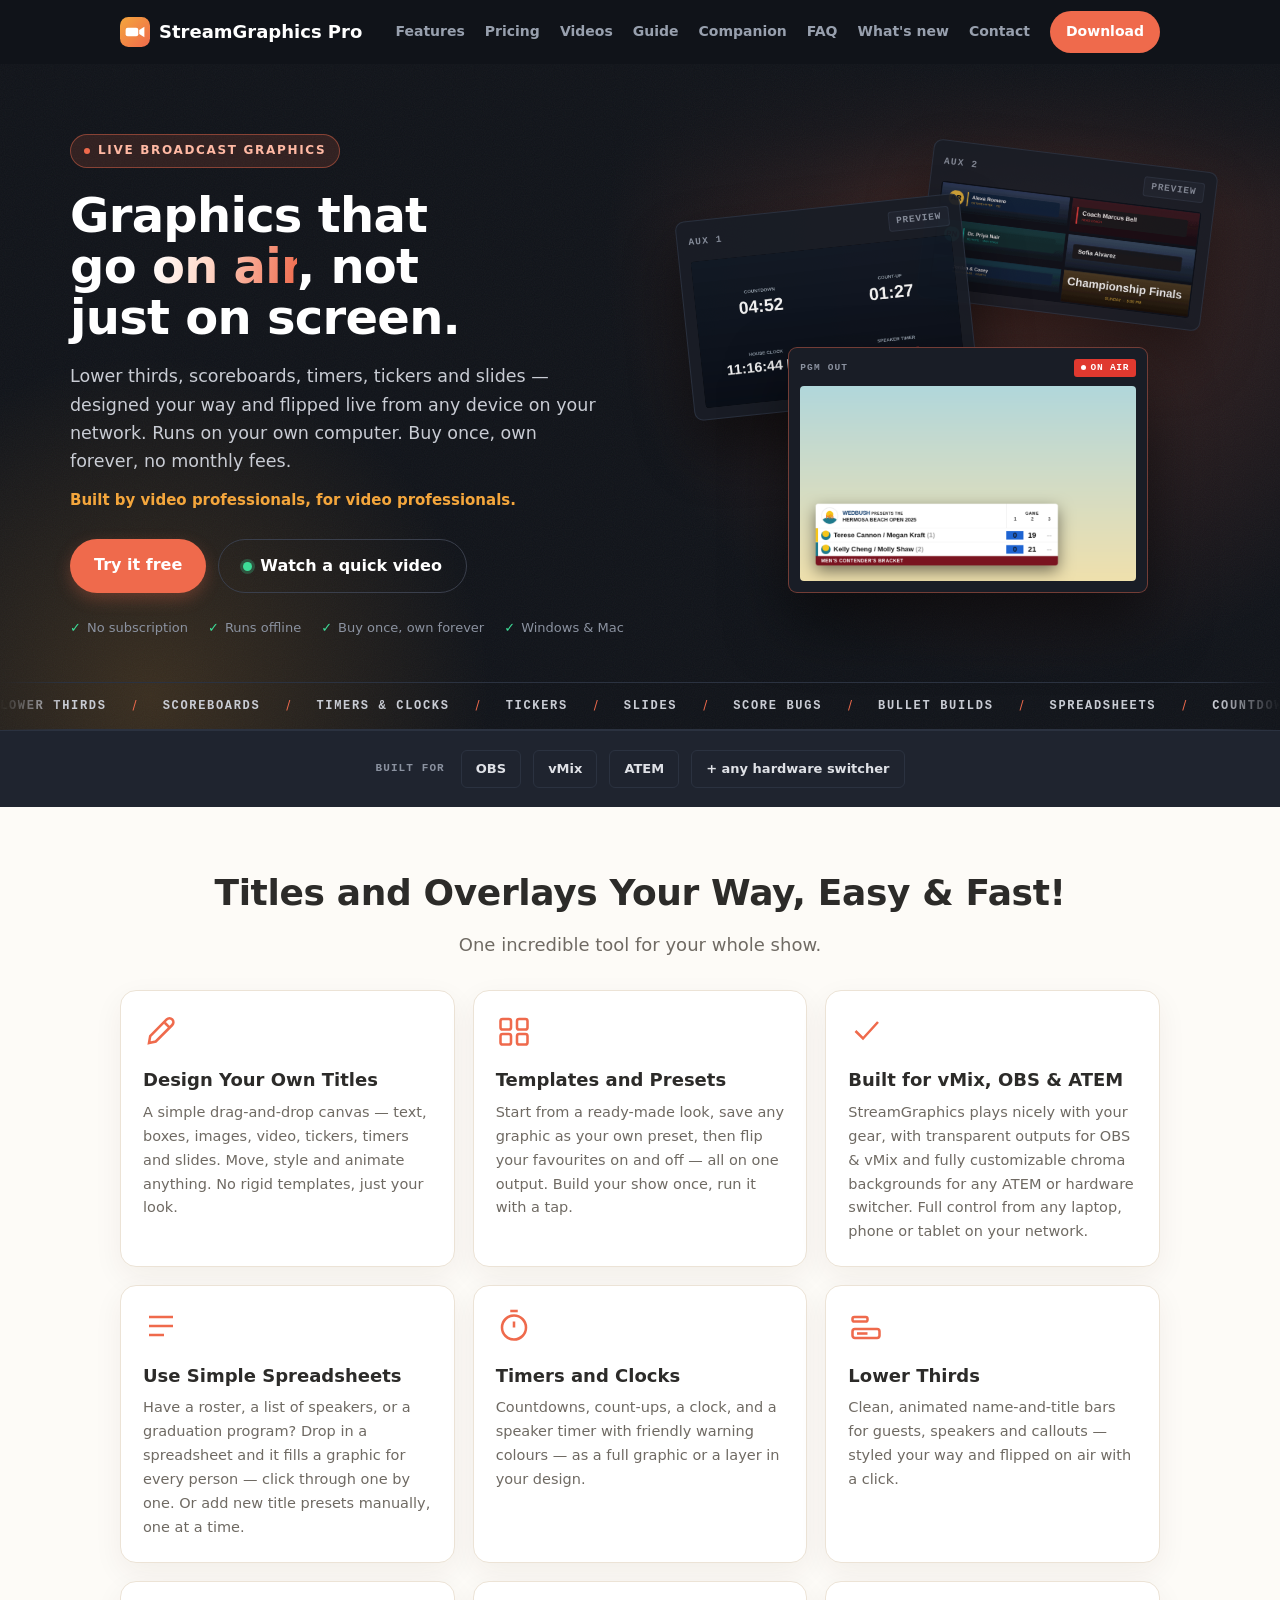
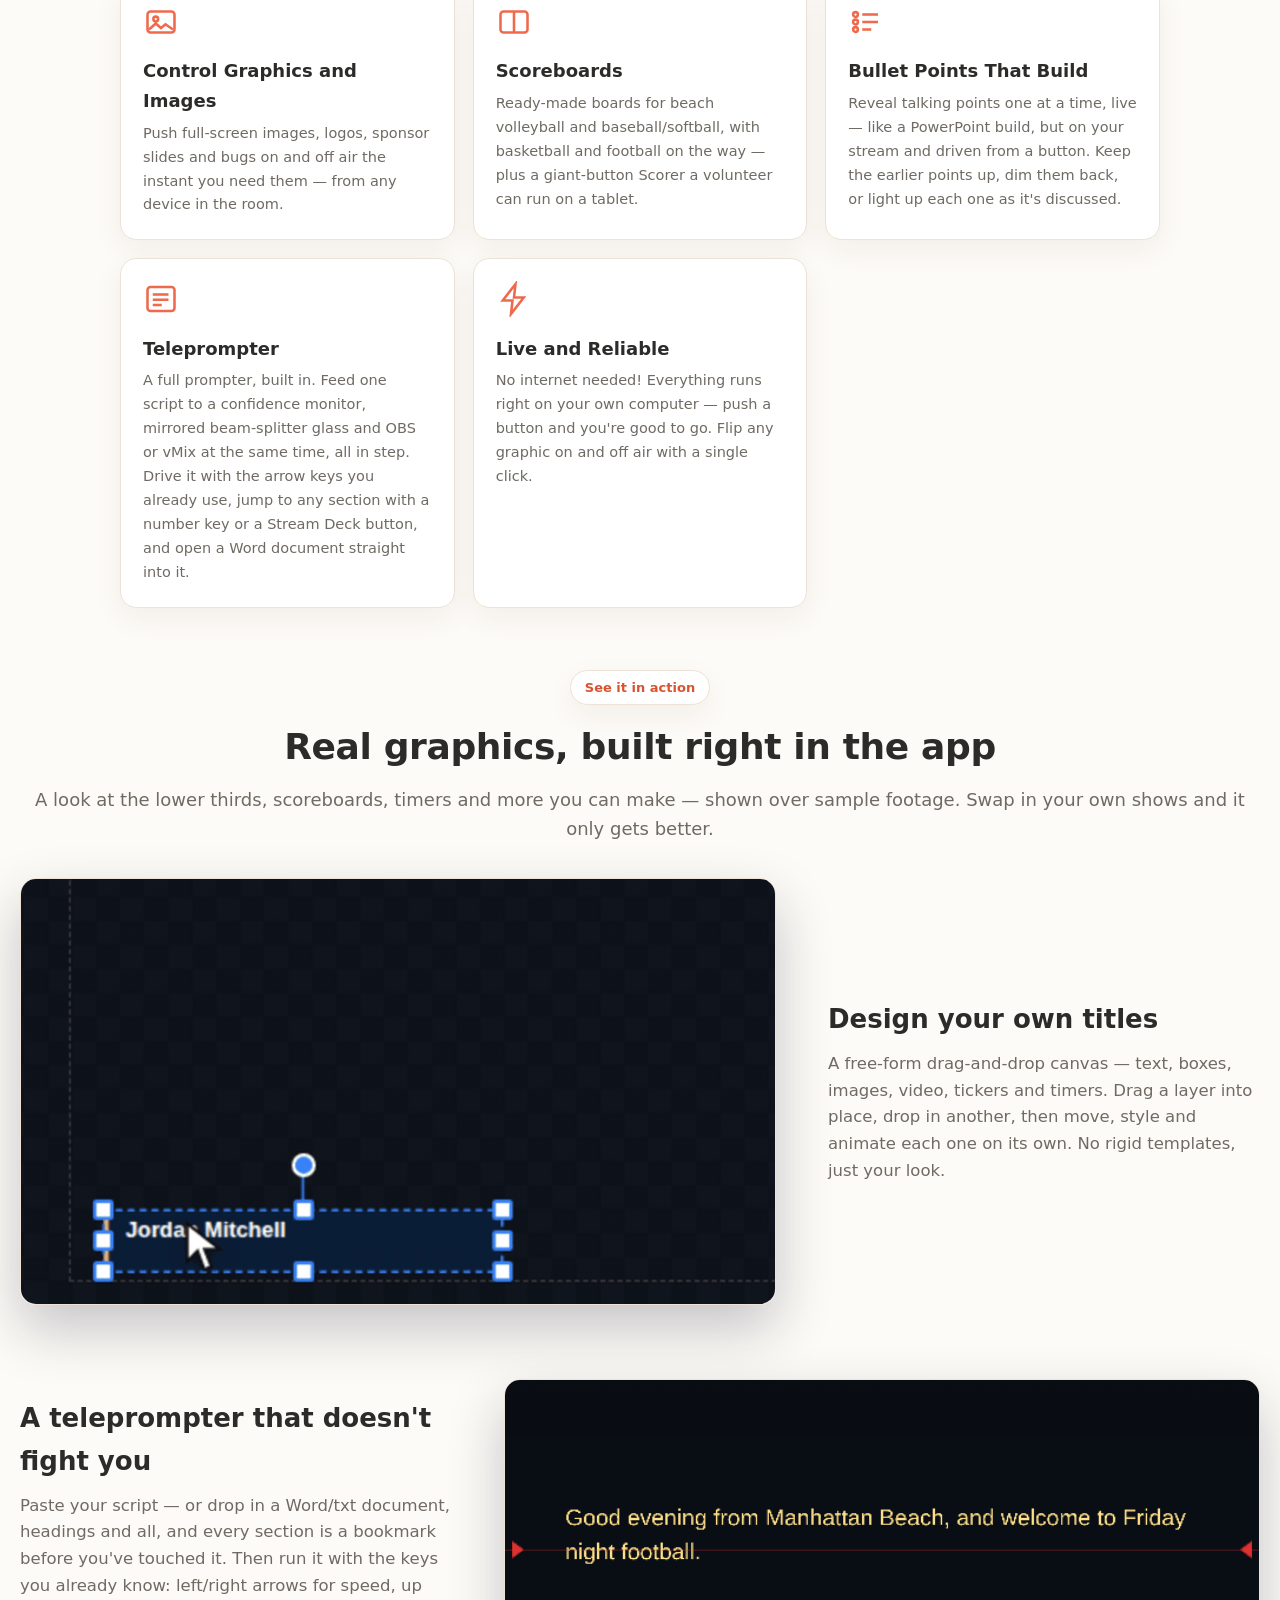
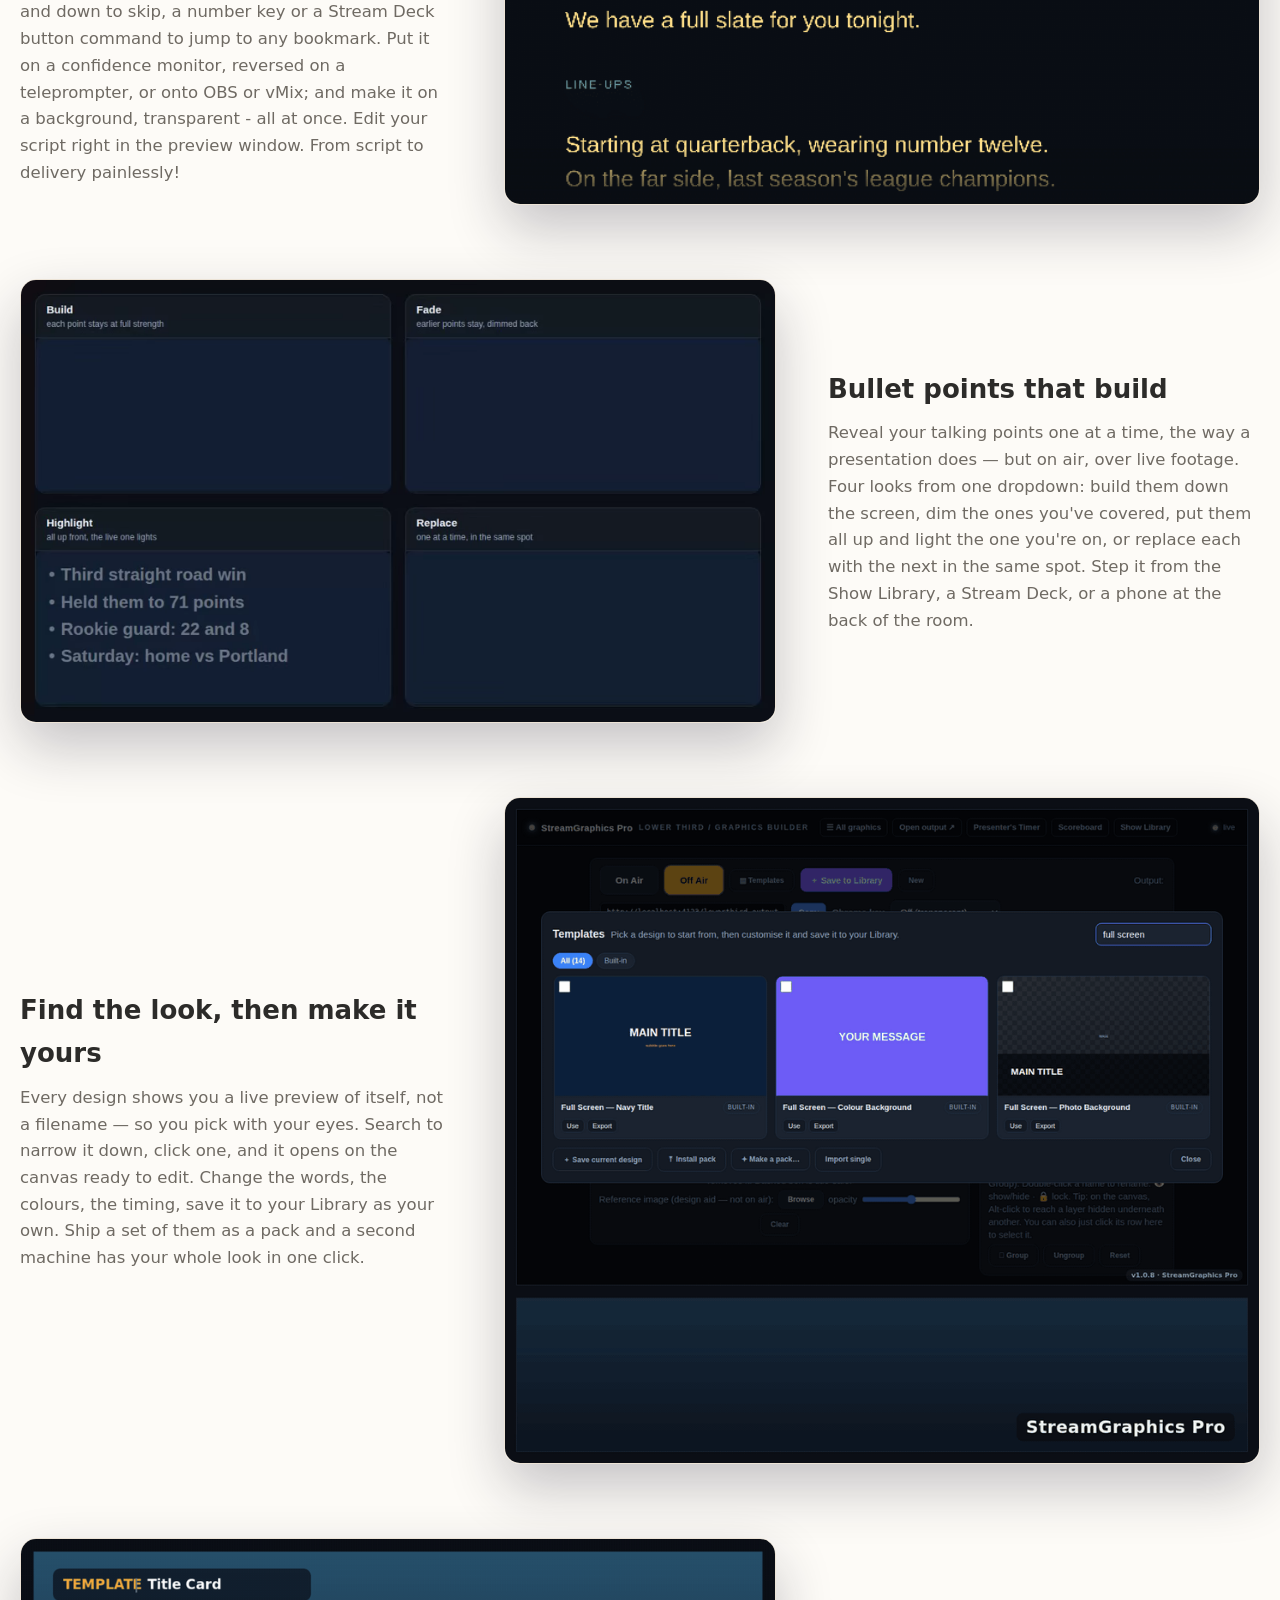
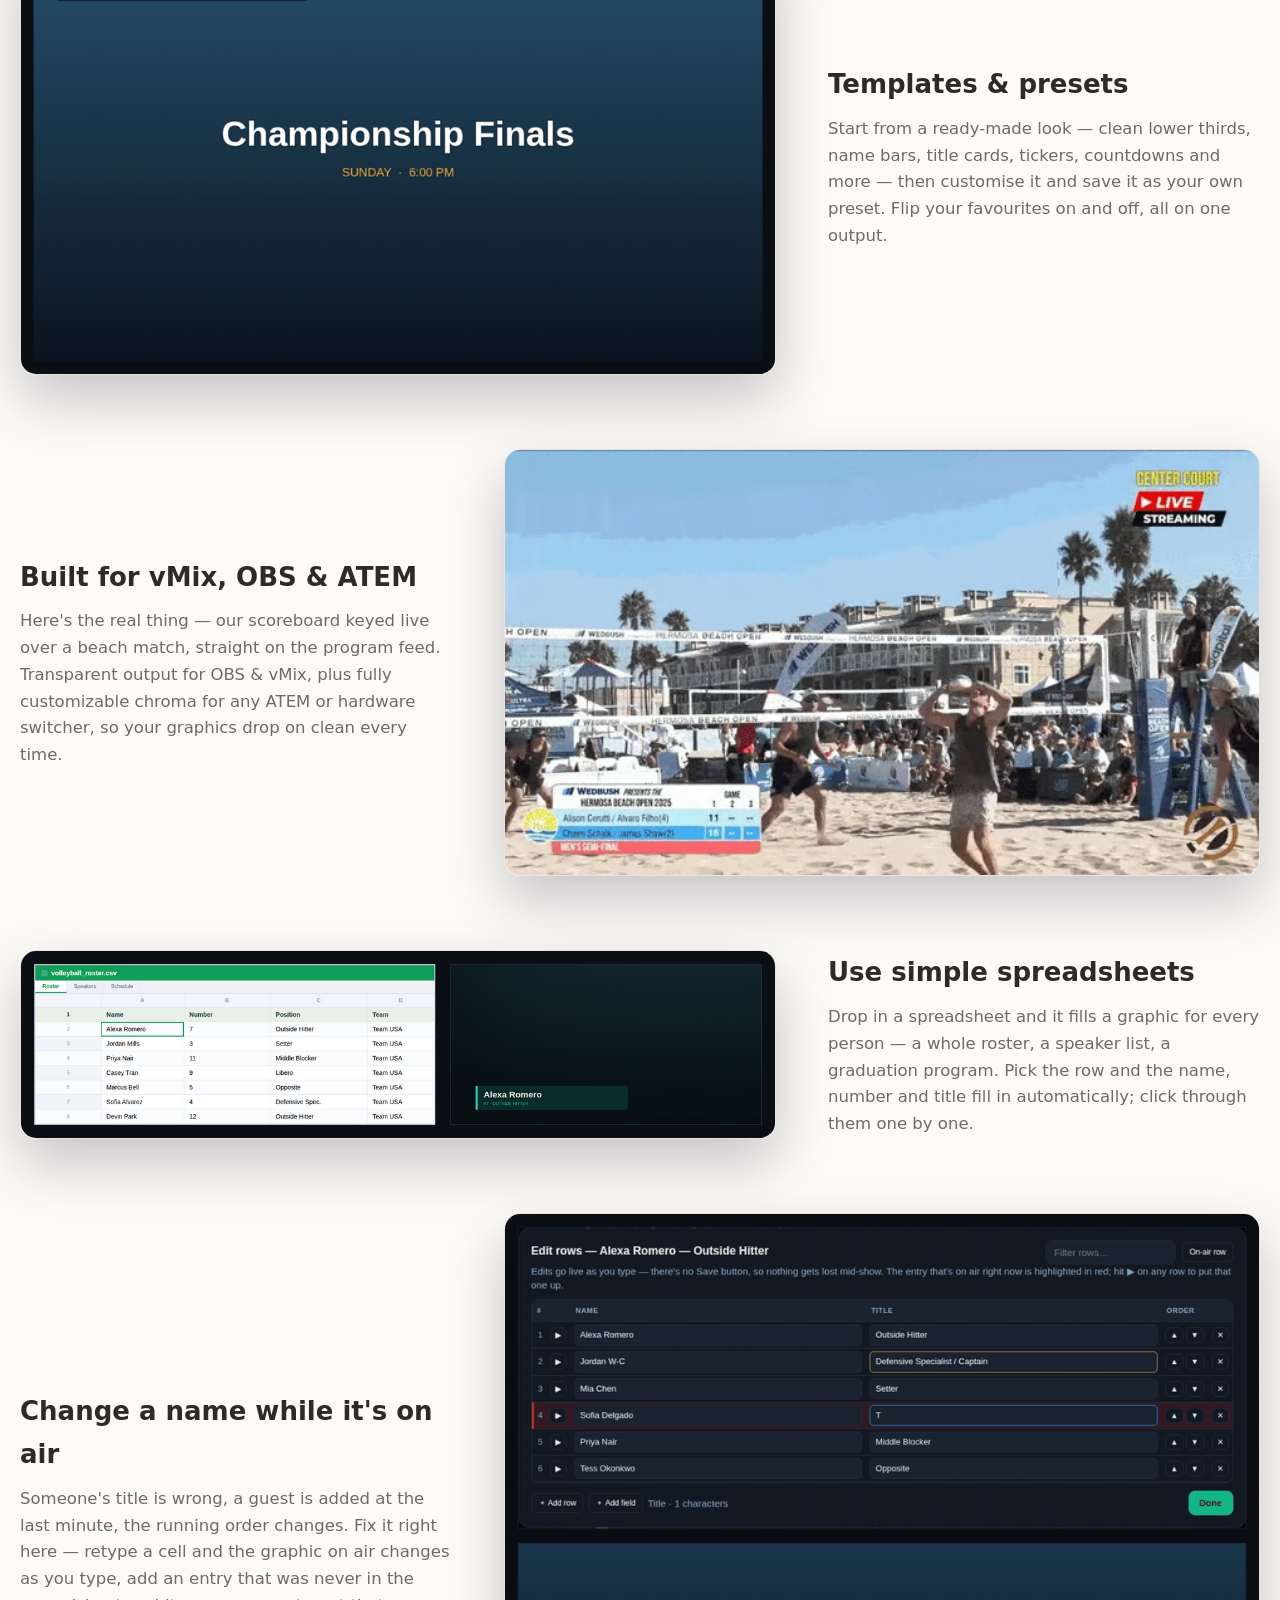
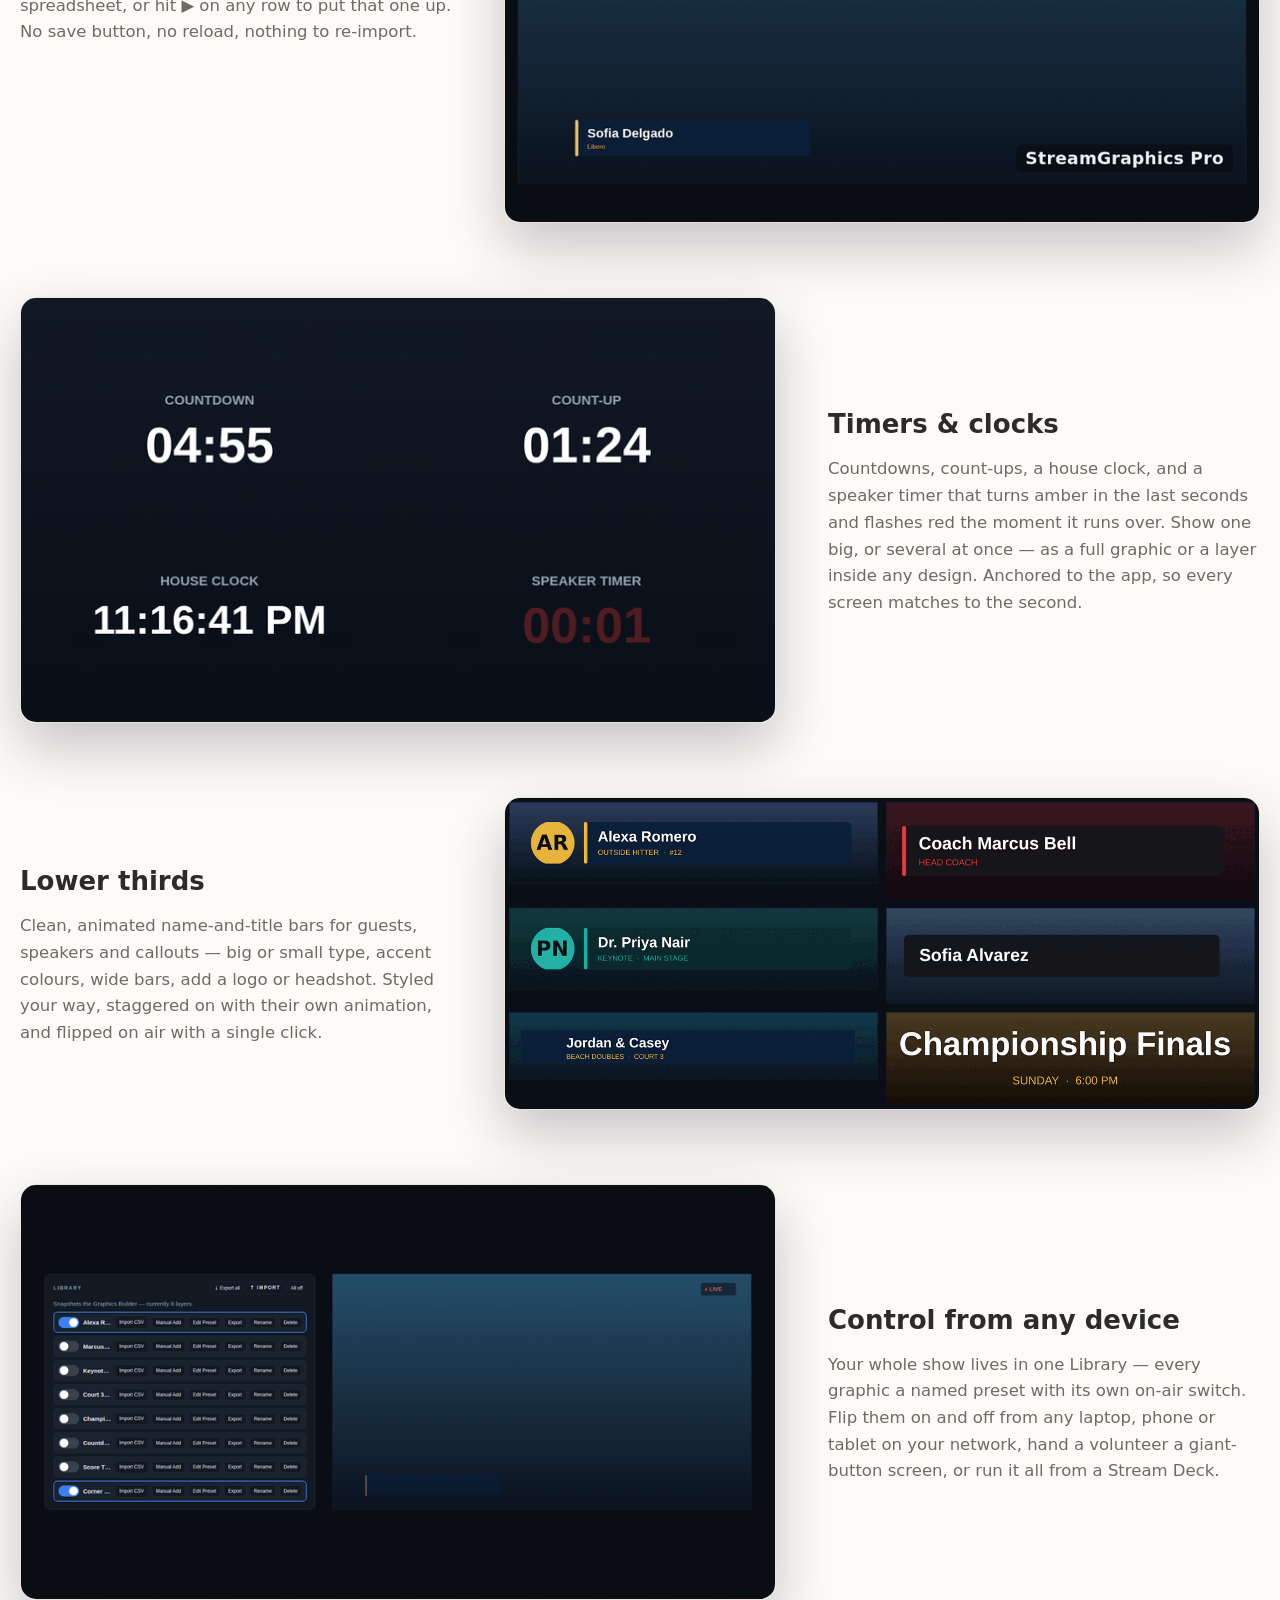
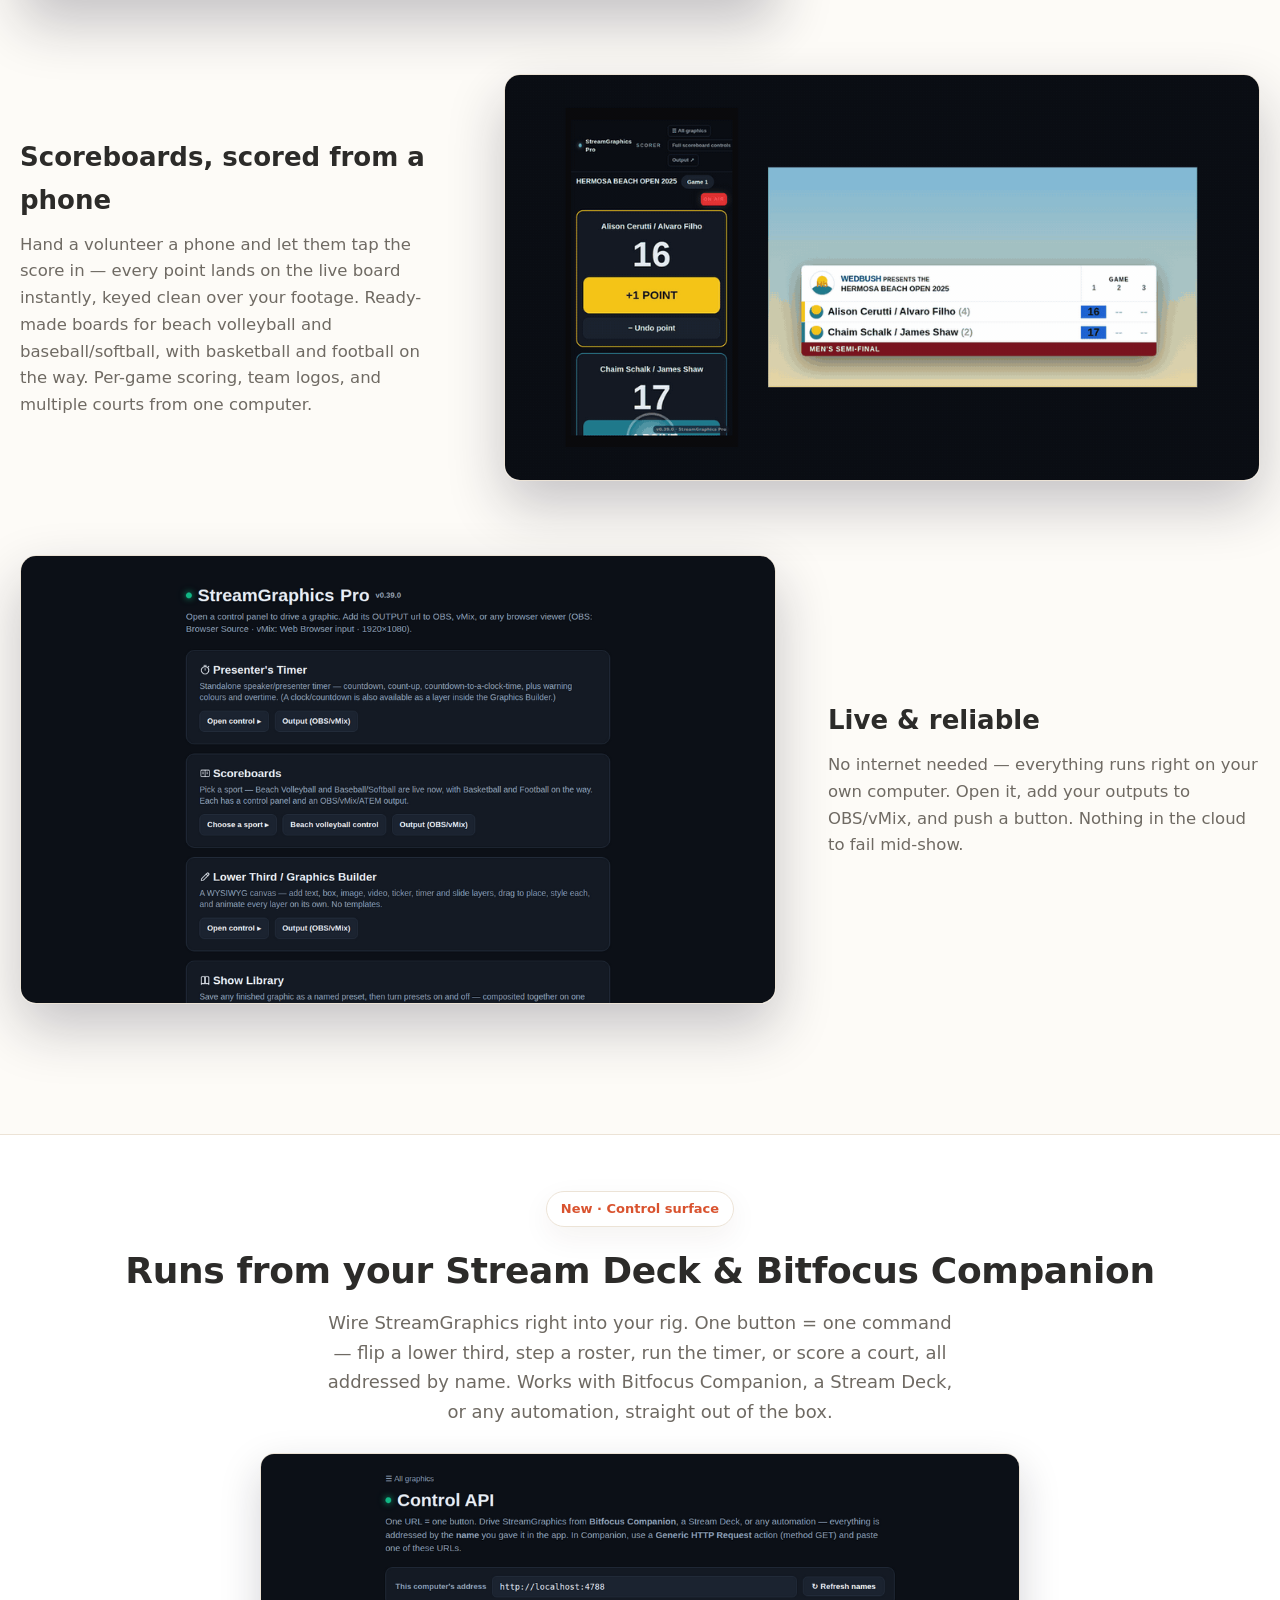
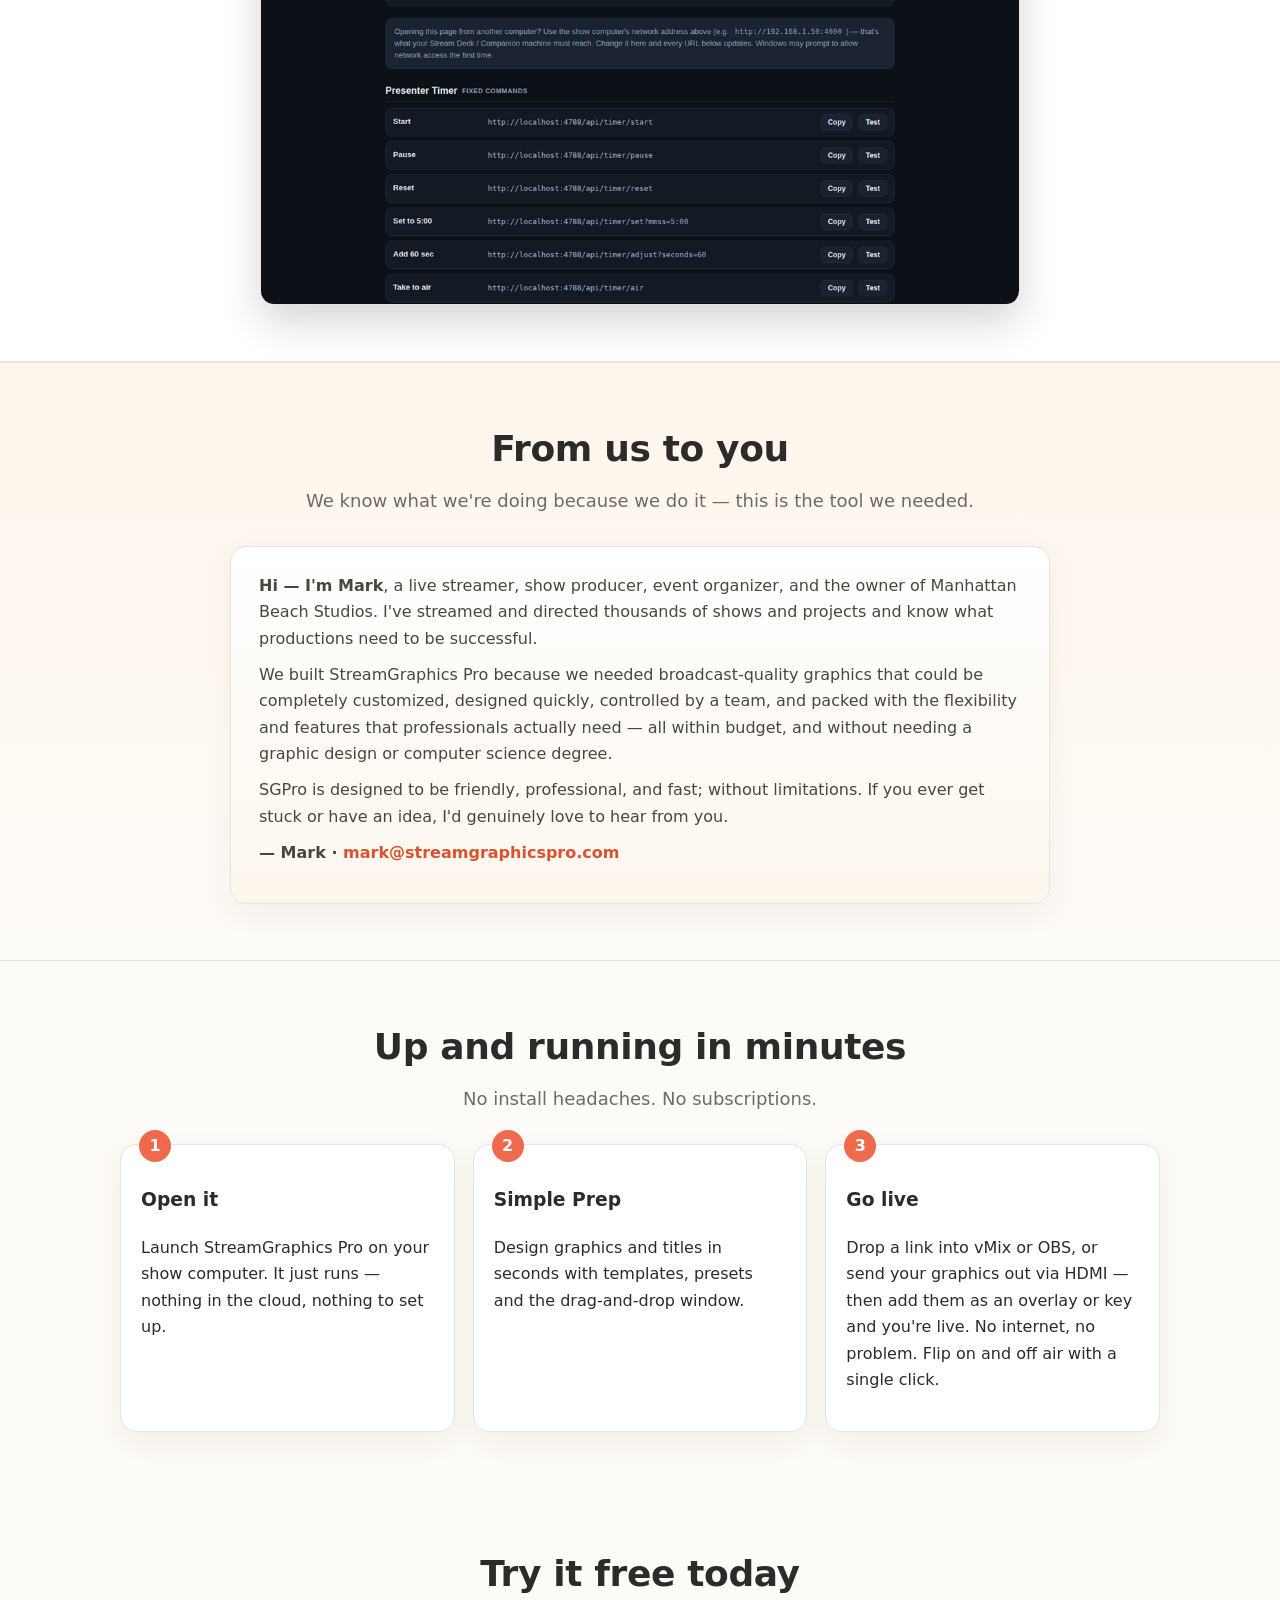
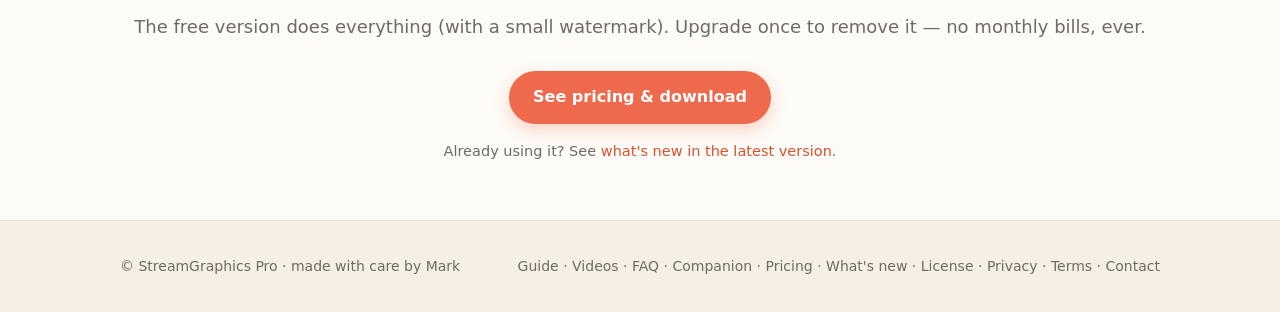
<file: index.html>
<!doctype html>
<html lang="en">
<head>
<meta charset="utf-8">
<meta name="viewport" content="width=device-width, initial-scale=1">
<title>StreamGraphics Pro — friendly live graphics for OBS & vMix</title>
<meta name="description" content="Warm, simple live broadcast graphics — lower thirds, scoreboards, timers, slides and score bugs for OBS, vMix and any browser source. Runs on your own computer. No monthly fees.">
<link rel="icon" href="data:image/svg+xml,%3Csvg xmlns='http://www.w3.org/2000/svg' viewBox='0 0 64 64'%3E%3Ccircle cx='32' cy='32' r='30' fill='%23ef6a4c'/%3E%3C/svg%3E">
<link rel="stylesheet" href="site.css">
<style>
  /* ============================ HERO ============================
   * Dark, so the graphics in it read as graphics-over-video rather than pictures on a page.
   * Everything below the hero stays warm and light — the switchbar at the bottom is the bridge.
   *
   * The palette is the SITE's coral/amber, not a new colour. A dark panel makes coral brighter
   * than a cream one does, so the brand gets louder here, not quieter — and the logo, the
   * buttons and every other page still match. */
  .hero{
    position:relative; padding:0; text-align:left; overflow:hidden;
    background:var(--ink); color:#fff;
  }
  /* Ambient light. Two soft pools rather than a flat fill, so the panel has some depth behind
   * the monitors instead of looking like a black rectangle. Pointer-events off — these sit
   * above the background but must never eat a click meant for a button. */
  .hero .glow,.hero .glow2,.hero .grain{position:absolute;pointer-events:none}
  .hero .glow{top:-240px;right:-180px;width:860px;height:860px;z-index:0;
    background:radial-gradient(circle,rgba(239,106,76,.30) 0%,rgba(239,106,76,.10) 38%,rgba(239,106,76,0) 70%)}
  .hero .glow2{bottom:-260px;left:-220px;width:740px;height:740px;z-index:0;
    background:radial-gradient(circle,rgba(244,166,60,.18) 0%,rgba(244,166,60,0) 65%)}
  /* The top edge fades up into flat ink, so the hero meets the nav bar in exactly the same
   * colour and there is no seam at any point across the width.
   *
   * Needed because the glow is a circle whose middle sits ABOVE the hero, and overflow:hidden
   * slices it off dead straight at the top edge. That left the right-hand side arriving at full
   * strength - rgb(48,34,36) against a rgb(16,19,25) nav - which reads as a bright band starting
   * abruptly under the menu. Fading the first ~150px hides the cut and makes the light look like
   * it begins inside the panel rather than being chopped off by it. */
  .hero::before{content:'';position:absolute;left:0;right:0;top:0;height:150px;z-index:1;
    pointer-events:none;background:linear-gradient(180deg,var(--ink) 0%,rgba(16,19,25,.72) 42%,rgba(16,19,25,0) 100%)}

  /* A little film grain. Stops the big flat dark area from banding on cheap monitors. */
  .hero .grain{inset:0;z-index:1;opacity:.05;
    background-image:url("data:image/svg+xml,%3Csvg xmlns='http://www.w3.org/2000/svg' width='140' height='140'%3E%3Cfilter id='n'%3E%3CfeTurbulence type='fractalNoise' baseFrequency='0.9' numOctaves='2' stitchTiles='stitch'/%3E%3C/filter%3E%3Crect width='100%25' height='100%25' filter='url(%23n)'/%3E%3C/svg%3E")}

  /* Copy column is the wider one. The site runs on the system UI font, which is a good deal
   * wider than the display face in the mock-up, so the headline needs the extra room to keep a
   * big type size without collapsing into four short lines. */
  .hero-grid{position:relative;z-index:2;display:grid;grid-template-columns:1.1fr 1fr;gap:36px;
    align-items:center;max-width:1180px;padding-top:70px;padding-bottom:44px}
  .hero-grid>*{min-width:0}

  .hero .pill{background:rgba(239,106,76,.14);border:1px solid rgba(239,106,76,.45);color:#ffb9a4;
    box-shadow:none;font-size:12px;letter-spacing:.14em;text-transform:uppercase;padding:6px 13px;
    display:inline-flex;align-items:center;gap:8px;margin-bottom:22px}
  .hero .pill .dot{width:6px;height:6px;border-radius:50%;background:var(--accent);animation:sgpulse 1.4s infinite}
  @keyframes sgpulse{0%,100%{opacity:1}50%{opacity:.25}}

  /* No hard <br> in the headline. text-wrap:balance evens the lines out itself, and at a
   * hand-placed break the last line strands a single word the moment the font or the window
   * changes. Browsers without balance just wrap normally, which is fine. */
  .hero h1{font-size:clamp(32px,3.9vw,48px);line-height:1.06;margin:0 0 20px;letter-spacing:-.015em;
    color:#fff;text-wrap:balance}
  .hero h1 .hl{background:linear-gradient(100deg,#fff 0%,#ffd9c9 38%,var(--accent) 100%);
    -webkit-background-clip:text;background-clip:text;color:transparent}
  .hero p.sub{font-size:17.5px;line-height:1.62;color:#c9ccd4;max-width:530px;margin:0 0 12px}
  .hero .byline{font-weight:700;color:var(--accent2);font-size:15px;margin:0 0 26px}
  .hero .cta{justify-content:flex-start;margin-bottom:24px}
  .hero .btn.alt{background:transparent;color:#fff;border:1px solid #3a3f4c}
  .hero .btn.alt:hover{border-color:#5f6572;background:rgba(255,255,255,.04)}
  .hero .btn.alt .play{display:inline-block;width:9px;height:9px;border-radius:50%;background:#3ddc97;
    box-shadow:0 0 0 3px rgba(61,220,151,.25);margin-right:8px;vertical-align:middle}
  .trust{display:flex;gap:20px;flex-wrap:wrap;font-size:13px;color:#8b92a0}
  .trust span{display:flex;align-items:center;gap:6px}
  .trust .tick{color:#3ddc97;font-weight:800}

  /* ---- capability ticker ----
   * Full-bleed across the whole hero, not just the text column. The mock-up had it inside the
   * column, which chopped a word in half at the column edge; running it wall to wall also
   * reads far more like the real thing.
   *
   * THREE identical groups, sliding exactly -33.3333% — one group's width. At every moment two
   * whole groups are still on the strip, so it is always wider than the screen and the loop
   * never opens a gap at the right-hand edge. Two groups was not enough: one group is about
   * 2100px, and on a wide monitor the strip would run out mid-cycle and show a bare patch.
   * If you edit the list, edit ALL THREE copies or the loop will visibly jump. */
  .ticker-wrap{position:relative;z-index:2;border-top:1px solid var(--line-d);border-bottom:1px solid var(--line-d);
    overflow:hidden;padding:13px 0;
    -webkit-mask-image:linear-gradient(90deg,transparent,#000 5%,#000 95%,transparent);
            mask-image:linear-gradient(90deg,transparent,#000 5%,#000 95%,transparent)}
  .ticker{display:flex;width:max-content;animation:sgscroll 46s linear infinite}
  .tk{display:flex;flex:none;align-items:center;white-space:nowrap}
  .ticker b{font:600 12px/1 ui-monospace,'Cascadia Mono','Consolas',monospace;letter-spacing:.14em;color:#c9ccd4}
  .ticker i{font-style:normal;color:var(--accent);margin:0 26px;font-size:12px}
  @keyframes sgscroll{from{transform:translateX(0)}to{transform:translateX(-33.3333%)}}

  /* ---- fanned monitor stack ----
   * Three outputs at once instead of one still image, with tally lights. This is the bit that
   * says "broadcast" to the people buying it. Absolutely positioned inside a fixed-height box,
   * so the heights below are tied to the widths — change one, check the others. */
  .stack{position:relative;height:470px;z-index:2}
  .mon{position:absolute;background:var(--panel-d);border:1px solid var(--line-d);border-radius:9px;
    padding:11px;box-shadow:0 30px 60px rgba(0,0,0,.5)}
  .mon img{width:100%;display:block;border-radius:4px;background:#000}
  .mon-bar{display:flex;align-items:center;justify-content:space-between;margin-bottom:9px}
  .mon-tag{font:600 9.5px/1 ui-monospace,'Cascadia Mono','Consolas',monospace;letter-spacing:.12em;color:#8b92a0}
  .tally{display:flex;align-items:center;gap:5px;color:#fff;font:800 9.5px/1 ui-monospace,'Cascadia Mono','Consolas',monospace;
    letter-spacing:.08em;padding:4px 7px;border-radius:3px}
  .tally.live{background:#e0392f}
  .tally.pgm{background:var(--panel2-d);color:#8b92a0;border:1px solid var(--line-d)}
  .tally .pulse{width:5px;height:5px;border-radius:50%;background:#fff;animation:sgpulse 1.4s infinite}
  .mon-back{width:286px;right:0;top:4px;transform:rotate(7deg);opacity:.88;z-index:1}
  .mon-mid{width:286px;left:0;top:56px;transform:rotate(-6deg);opacity:.94;z-index:2}
  /* Sits low and right so the two behind it still show their own graphic. If you widen this
   * one, drop its top as well or it swallows the middle screen entirely. */
  .mon-front{width:360px;left:104px;top:196px;z-index:3;border-color:rgba(239,106,76,.42)}

  /* ---- the bridge into the light part of the page ---- */
  .switchbar{position:relative;z-index:2;background:var(--panel2-d);border-top:1px solid var(--line-d);padding:19px 0}
  .switchbar .wrap{display:flex;align-items:center;justify-content:center;gap:12px;flex-wrap:wrap}
  .switchbar .label{color:#8b92a0;font:600 11px/1 ui-monospace,'Cascadia Mono','Consolas',monospace;letter-spacing:.1em;margin-right:4px}
  .chip{border:1px solid var(--line-d);color:#dfe1e6;font-size:13px;font-weight:700;padding:7px 14px;border-radius:6px}

  @media(max-width:940px){
    .hero-grid{grid-template-columns:1fr;padding-top:52px}
    .stack{height:400px}
    .mon-back{width:232px}.mon-mid{width:242px}.mon-front{width:300px;left:40px;top:152px}
  }
  @media(max-width:560px){
    .stack{height:330px}
    .mon-back{display:none}
    .mon-mid{width:214px;top:16px;left:0}
    .mon-front{width:258px;left:58px;top:104px}
    /* Everything in the hero stays left-aligned on phones. Centring just the buttons under
     * left-aligned text reads as a mistake. */
    .hero .cta{justify-content:flex-start}
  }
  /* Respect the OS "reduce motion" switch. A marquee is exactly the kind of thing that makes
   * some people feel ill, and it costs nothing to hold it still for them. */
  @media(prefers-reduced-motion:reduce){
    .ticker{animation:none}
    .hero .pill .dot,.tally .pulse{animation:none}
  }
  #in-action{padding-top:6px}
  #in-action .wrap{max-width:1280px}
  .showrow{display:flex;gap:52px;align-items:center;margin:0 0 74px}
  .showrow.rev{flex-direction:row-reverse}
  .showrow .shot{flex:1.75;min-width:0}
  .showrow .shot img,.showrow .shot video{width:100%;height:auto;border-radius:16px;box-shadow:0 24px 56px rgba(20,20,40,.24);border:1px solid var(--line);display:block}
  .showrow .txt{flex:1}
  .showrow .txt h3{font-size:26px;margin:0 0 10px}
  .showrow .txt p{color:var(--muted);font-size:16.5px;line-height:1.62;margin:0}
  @media(max-width:820px){#in-action .wrap{max-width:100%}.showrow,.showrow.rev{flex-direction:column;gap:18px;margin-bottom:40px}.showrow .shot{flex:1}}
</style>
</head>
<body>
<header class="nav"><div class="wrap">
  <a class="brand" href="index.html"><svg class="logomark" width="30" height="30" viewBox="0 0 32 32" aria-hidden="true" style="flex:none"><defs><linearGradient id="sgm" x1="0" y1="0" x2="1" y2="1"><stop offset="0" stop-color="#f4a63c"/><stop offset="1" stop-color="#ef6a4c"/></linearGradient></defs><rect width="32" height="32" rx="9" fill="url(#sgm)"/><rect x="6" y="11.5" width="13.5" height="9" rx="2.2" fill="#fff"/><path d="M20.5 13.8 L26 10.5 L26 21.5 L20.5 18.2 Z" fill="#fff"/></svg> StreamGraphics Pro</a>
  <button class="menubtn" onclick="document.getElementById('nv').classList.toggle('open')">☰</button>
  <nav id="nv">
    <a href="index.html#features">Features</a>
    <a href="pricing.html">Pricing</a>
    <a href="tutorials.html">Videos</a>
    <a href="docs.html">Guide</a>
    <a href="companion.html">Companion</a>
    <a href="faq.html">FAQ</a>
    <a href="release-notes.html">What's new</a><a href="contact.html">Contact</a>
    <a class="navcta" href="get-started.php">Download</a>
  </nav>
</div></header>

<div class="hero">
  <div class="glow"></div><div class="glow2"></div><div class="grain"></div>

  <div class="wrap hero-grid">
    <div class="hero-copy">
      <span class="pill"><span class="dot"></span>Live broadcast graphics</span>
      <h1>Graphics that go <span class="hl">on air</span>, not just on screen.</h1>
      <p class="sub">Lower thirds, scoreboards, timers, tickers and slides — designed your way and flipped live from any device on your network. Runs on your own computer. Buy once, own forever, no monthly fees.</p>
      <p class="byline">Built by video professionals, for video professionals.</p>
      <div class="cta">
        <a class="btn" href="get-started.php">Try it free</a>
        <a class="btn alt" href="tutorials.html"><span class="play"></span>Watch a quick video</a>
      </div>
      <div class="trust">
        <span><span class="tick">✓</span>No subscription</span>
        <span><span class="tick">✓</span>Runs offline</span>
        <span><span class="tick">✓</span>Buy once, own forever</span>
        <span><span class="tick">✓</span>Windows &amp; Mac</span>
      </div>
    </div>

    <!-- Three outputs at once, with tally lights, instead of one flat still. -->
    <div class="stack">
      <div class="mon mon-back">
        <div class="mon-bar"><span class="mon-tag">AUX 2</span><span class="tally pgm">PREVIEW</span></div>
        <img src="img/lower-thirds.png?v=9" alt="Several lower third styles built in StreamGraphics Pro" loading="lazy">
      </div>
      <div class="mon mon-mid">
        <div class="mon-bar"><span class="mon-tag">AUX 1</span><span class="tally pgm">PREVIEW</span></div>
        <img src="img/timer.gif?v=9" alt="Countdown, count-up and clock timers running" loading="lazy">
      </div>
      <div class="mon mon-front">
        <div class="mon-bar"><span class="mon-tag">PGM OUT</span><span class="tally live"><span class="pulse"></span>ON AIR</span></div>
        <img src="img/hero.png?v=9" alt="A StreamGraphics Pro beach volleyball scoreboard keyed over live footage" fetchpriority="high">
      </div>
    </div>
  </div>

  <!-- Three IDENTICAL groups. The animation slides one group's width. Edit all three. -->
  <div class="ticker-wrap"><div class="ticker">
    <span class="tk"><b>LOWER THIRDS</b><i>/</i><b>SCOREBOARDS</b><i>/</i><b>TIMERS &amp; CLOCKS</b><i>/</i><b>TICKERS</b><i>/</i><b>SLIDES</b><i>/</i><b>SCORE BUGS</b><i>/</i><b>BULLET BUILDS</b><i>/</i><b>SPREADSHEETS</b><i>/</i><b>COUNTDOWNS</b><i>/</i><b>SPEAKER TIMER</b><i>/</i><b>IMAGES &amp; LOGOS</b><i>/</i><b>CHROMA KEY</b><i>/</i><b>STREAM DECK</b><i>/</i></span>
    <span class="tk"><b>LOWER THIRDS</b><i>/</i><b>SCOREBOARDS</b><i>/</i><b>TIMERS &amp; CLOCKS</b><i>/</i><b>TICKERS</b><i>/</i><b>SLIDES</b><i>/</i><b>SCORE BUGS</b><i>/</i><b>BULLET BUILDS</b><i>/</i><b>SPREADSHEETS</b><i>/</i><b>COUNTDOWNS</b><i>/</i><b>SPEAKER TIMER</b><i>/</i><b>IMAGES &amp; LOGOS</b><i>/</i><b>CHROMA KEY</b><i>/</i><b>STREAM DECK</b><i>/</i></span>
    <span class="tk"><b>LOWER THIRDS</b><i>/</i><b>SCOREBOARDS</b><i>/</i><b>TIMERS &amp; CLOCKS</b><i>/</i><b>TICKERS</b><i>/</i><b>SLIDES</b><i>/</i><b>SCORE BUGS</b><i>/</i><b>BULLET BUILDS</b><i>/</i><b>SPREADSHEETS</b><i>/</i><b>COUNTDOWNS</b><i>/</i><b>SPEAKER TIMER</b><i>/</i><b>IMAGES &amp; LOGOS</b><i>/</i><b>CHROMA KEY</b><i>/</i><b>STREAM DECK</b><i>/</i></span>
  </div></div>

  <div class="switchbar"><div class="wrap">
    <span class="label">BUILT FOR</span>
    <span class="chip">OBS</span>
    <span class="chip">vMix</span>
    <span class="chip">ATEM</span>
    <span class="chip">+ any hardware switcher</span>
  </div></div>
</div>

<section id="features"><div class="wrap">
  <div class="center"><h2>Titles and Overlays Your Way, Easy &amp; Fast!</h2><p class="lead">One incredible tool for your whole show.</p></div>
  <div class="grid">
    <div class="card"><svg class="ico" viewBox="0 0 24 24" fill="none" stroke="currentColor" stroke-width="1.7"><path d="M4 20l4.5-1L19.5 8a2.6 2.6 0 0 0-3.7-3.7L4.8 15.4z"/><path d="M14.5 6.5l3.6 3.6"/></svg>
      <h3>Design Your Own Titles</h3><p>A simple drag-and-drop canvas — text, boxes, images, video, tickers, timers and slides. Move, style and animate anything. No rigid templates, just your look.</p></div>
    <div class="card"><svg class="ico" viewBox="0 0 24 24" fill="none" stroke="currentColor" stroke-width="1.7"><rect x="3" y="4" width="7" height="7" rx="1.4"/><rect x="14" y="4" width="7" height="7" rx="1.4"/><rect x="3" y="14" width="7" height="7" rx="1.4"/><rect x="14" y="14" width="7" height="7" rx="1.4"/></svg>
      <h3>Templates and Presets</h3><p>Start from a ready-made look, save any graphic as your own preset, then flip your favourites on and off — all on one output. Build your show once, run it with a tap.</p></div>
    <div class="card"><svg class="ico" viewBox="0 0 24 24" fill="none" stroke="currentColor" stroke-width="1.7"><path d="M5 12l5 5L20 6"/></svg>
      <h3>Built for vMix, OBS &amp; ATEM</h3><p>StreamGraphics plays nicely with your gear, with transparent outputs for OBS &amp; vMix and fully customizable chroma backgrounds for any ATEM or hardware switcher. Full control from any laptop, phone or tablet on your network.</p></div>
    <div class="card"><svg class="ico" viewBox="0 0 24 24" fill="none" stroke="currentColor" stroke-width="1.7"><path d="M4 6h16M4 12h16M4 18h10"/></svg>
      <h3>Use Simple Spreadsheets</h3><p>Have a roster, a list of speakers, or a graduation program? Drop in a spreadsheet and it fills a graphic for every person — click through one by one. Or add new title presets manually, one at a time.</p></div>
    <div class="card"><svg class="ico" viewBox="0 0 24 24" fill="none" stroke="currentColor" stroke-width="1.7"><circle cx="12" cy="13" r="8"/><path d="M12 13V9"/><path d="M9.5 2h5"/></svg>
      <h3>Timers and Clocks</h3><p>Countdowns, count-ups, a clock, and a speaker timer with friendly warning colours — as a full graphic or a layer in your design.</p></div>
    <div class="card"><svg class="ico" viewBox="0 0 24 24" fill="none" stroke="currentColor" stroke-width="1.7"><rect x="3" y="14" width="18" height="6" rx="1.6"/><path d="M6 17h7"/><rect x="3" y="6" width="10" height="3" rx="1.2"/></svg>
      <h3>Lower Thirds</h3><p>Clean, animated name-and-title bars for guests, speakers and callouts — styled your way and flipped on air with a click.</p></div>
    <div class="card"><svg class="ico" viewBox="0 0 24 24" fill="none" stroke="currentColor" stroke-width="1.7"><rect x="3" y="5" width="18" height="14" rx="2"/><circle cx="8.5" cy="10" r="1.6"/><path d="M4 17l4.5-4 3.5 3 3-2.5L20 17"/></svg>
      <h3>Control Graphics and Images</h3><p>Push full-screen images, logos, sponsor slides and bugs on and off air the instant you need them — from any device in the room.</p></div>
    <div class="card"><svg class="ico" viewBox="0 0 24 24" fill="none" stroke="currentColor" stroke-width="1.7"><rect x="3" y="5" width="18" height="14" rx="2"/><path d="M12 5v14"/></svg>
      <h3>Scoreboards</h3><p>Ready-made boards for beach volleyball and baseball/softball, with basketball and football on the way — plus a giant-button Scorer a volunteer can run on a tablet.</p></div>
    <div class="card"><svg class="ico" viewBox="0 0 24 24" fill="none" stroke="currentColor" stroke-width="1.7"><circle cx="5" cy="7" r="1.6"/><path d="M9.5 7H20"/><circle cx="5" cy="12" r="1.6"/><path d="M9.5 12H20"/><circle cx="5" cy="17" r="1.6"/><path d="M9.5 17h6"/></svg>
      <h3>Bullet Points That Build</h3><p>Reveal talking points one at a time, live — like a PowerPoint build, but on your stream and driven from a button. Keep the earlier points up, dim them back, or light up each one as it's discussed.</p></div>
    <div class="card"><svg class="ico" viewBox="0 0 24 24" fill="none" stroke="currentColor" stroke-width="1.7"><rect x="3" y="4" width="18" height="16" rx="2"/><path d="M6.5 9H17"/><path d="M6.5 12.5H17"/><path d="M6.5 16h6"/></svg>
      <h3>Teleprompter</h3><p>A full prompter, built in. Feed one script to a confidence monitor, mirrored beam-splitter glass and OBS or vMix at the same time, all in step. Drive it with the arrow keys you already use, jump to any section with a number key or a Stream Deck button, and open a Word document straight into it.</p></div>
    <div class="card"><svg class="ico" viewBox="0 0 24 24" fill="none" stroke="currentColor" stroke-width="1.7"><path d="M13 2L4.5 13H11l-1 9 8.5-11H12z"/></svg>
      <h3>Live and Reliable</h3><p>No internet needed! Everything runs right on your own computer — push a button and you're good to go. Flip any graphic on and off air with a single click.</p></div>
  </div>
</div></section>

<section id="in-action"><div class="wrap">
  <div class="center" style="margin-bottom:34px"><span class="pill" style="margin-bottom:12px">See it in action</span><h2>Real graphics, built right in the app</h2><p class="lead">A look at the lower thirds, scoreboards, timers and more you can make — shown over sample footage. Swap in your own shows and it only gets better.</p></div>

  <div class="showrow">
    <div class="shot"><img src="img/builder.gif?v=9" alt="Dragging a name into a lower third bar, then adding a second line, in the builder" loading="lazy"></div>
    <div class="txt"><h3>Design your own titles</h3><p>A free-form drag-and-drop canvas — text, boxes, images, video, tickers and timers. Drag a layer into place, drop in another, then move, style and animate each one on its own. No rigid templates, just your look.</p></div>
  </div>
  <div class="showrow rev">
    <div class="shot"><img src="img/teleprompter.gif?v=1" alt="A script scrolling smoothly up a teleprompter output, with a section heading passing the red reading indicator" loading="lazy"></div>
    <div class="txt"><h3>A teleprompter that doesn't fight you</h3><p>Paste your script — or drop in a Word/txt document, headings and all, and every section is a bookmark before you've touched it. Then run it with the keys you already know: left/right arrows for speed, up and down to skip, a number key or a Stream Deck button command to jump to any bookmark. Put it on a confidence monitor, reversed on a teleprompter, or onto OBS or vMix; and make it on a background, transparent - all at once. Edit your script right in the preview window. From script to delivery painlessly!</p></div>
  </div>
  <div class="showrow">
    <div class="shot"><video autoplay loop muted playsinline preload="metadata" poster="img/bullets-modes-poster.jpg?v=1" aria-label="The same four talking points revealed four different ways side by side — building down the screen, earlier points dimming back, all four up with the live one highlighted, and one at a time in the same spot"><source src="img/bullets-modes.mp4?v=1" type="video/mp4"><source src="img/bullets-modes.webm?v=1" type="video/webm"></video></div>
    <div class="txt"><h3>Bullet points that build</h3><p>Reveal your talking points one at a time, the way a presentation does — but on air, over live footage. Four looks from one dropdown: build them down the screen, dim the ones you've covered, put them all up and light the one you're on, or replace each with the next in the same spot. Step it from the Show Library, a Stream Deck, or a phone at the back of the room.</p></div>
  </div>
  <div class="showrow rev">
    <div class="shot"><img src="img/templates-demo.gif?v=1" alt="Browsing the built-in templates as live previews, searching to narrow them down, then using one and taking it straight to air" loading="lazy"></div>
    <div class="txt"><h3>Find the look, then make it yours</h3><p>Every design shows you a live preview of itself, not a filename — so you pick with your eyes. Search to narrow it down, click one, and it opens on the canvas ready to edit. Change the words, the colours, the timing, save it to your Library as your own. Ship a set of them as a pack and a second machine has your whole look in one click.</p></div>
  </div>
  <div class="showrow">
    <div class="shot"><img src="img/template-demo.gif?v=1" alt="Picking different built-in templates — a clean lower third, crimson bar, title card, ticker, countdown and corner bug — each animating onto the output" loading="lazy"></div>
    <div class="txt"><h3>Templates &amp; presets</h3><p>Start from a ready-made look — clean lower thirds, name bars, title cards, tickers, countdowns and more — then customise it and save it as your own preset. Flip your favourites on and off, all on one output.</p></div>
  </div>
  <div class="showrow rev">
    <div class="shot"><video autoplay loop muted playsinline preload="metadata" poster="img/vmix-poster.jpg?v=1" aria-label="A StreamGraphics scoreboard keyed live over a beach volleyball match in vMix">
      <source src="img/vmix.mp4?v=1" type="video/mp4">
      <source src="img/vmix.webm?v=1" type="video/webm">
    </video></div>
    <div class="txt"><h3>Built for vMix, OBS &amp; ATEM</h3><p>Here's the real thing — our scoreboard keyed live over a beach match, straight on the program feed. Transparent output for OBS &amp; vMix, plus fully customizable chroma for any ATEM or hardware switcher, so your graphics drop on clean every time.</p></div>
  </div>
  <div class="showrow">
    <div class="shot"><img src="img/spreadsheet.png?v=9" alt="A roster spreadsheet filling a player nameplate graphic" loading="lazy"></div>
    <div class="txt"><h3>Use simple spreadsheets</h3><p>Drop in a spreadsheet and it fills a graphic for every person — a whole roster, a speaker list, a graduation program. Pick the row and the name, number and title fill in automatically; click through them one by one.</p></div>
  </div>
  <div class="showrow rev">
    <div class="shot"><img src="img/csv-editor-demo.gif?v=1" alt="Editing the entry list inside the app — putting a different person on air, retyping a title, and adding a new entry, with the lower third updating live each time" loading="lazy"></div>
    <div class="txt"><h3>Change a name while it's on air</h3><p>Someone's title is wrong, a guest is added at the last minute, the running order changes. Fix it right here — retype a cell and the graphic on air changes as you type, add an entry that was never in the spreadsheet, or hit ▶ on any row to put that one up. No save button, no reload, nothing to re-import.</p></div>
  </div>
  <div class="showrow">
    <div class="shot"><img src="img/timer.gif?v=10" alt="Four live clocks — countdown, count-up, time of day, and a speaker timer flashing red at zero" loading="lazy"></div>
    <div class="txt"><h3>Timers &amp; clocks</h3><p>Countdowns, count-ups, a house clock, and a speaker timer that turns amber in the last seconds and flashes red the moment it runs over. Show one big, or several at once — as a full graphic or a layer inside any design. Anchored to the app, so every screen matches to the second.</p></div>
  </div>
  <div class="showrow rev">
    <div class="shot"><img src="img/lower-thirds.png?v=9" alt="Four lower-third styles — clean, crimson, teal accent and a full-width bar" loading="lazy"></div>
    <div class="txt"><h3>Lower thirds</h3><p>Clean, animated name-and-title bars for guests, speakers and callouts — big or small type, accent colours, wide bars, add a logo or headshot. Styled your way, staggered on with their own animation, and flipped on air with a single click.</p></div>
  </div>
  <div class="showrow">
    <div class="shot"><img src="img/library-demo.gif?v=1" alt="Flipping presets on and off in the Show Library while the graphics appear and disappear live on the program output" loading="lazy"></div>
    <div class="txt"><h3>Control from any device</h3><p>Your whole show lives in one Library — every graphic a named preset with its own on-air switch. Flip them on and off from any laptop, phone or tablet on your network, hand a volunteer a giant-button screen, or run it all from a Stream Deck.</p></div>
  </div>
  <div class="showrow rev">
    <div class="shot"><img src="img/phone-scoreboard.gif?v=9" alt="A phone tapping in points on the Scorer while the beach volleyball board updates live on air" loading="lazy"></div>
    <div class="txt"><h3>Scoreboards, scored from a phone</h3><p>Hand a volunteer a phone and let them tap the score in — every point lands on the live board instantly, keyed clean over your footage. Ready-made boards for beach volleyball and baseball/softball, with basketball and football on the way. Per-game scoring, team logos, and multiple courts from one computer.</p></div>
  </div>
  <div class="showrow">
    <div class="shot"><img src="img/home.png?v=9" alt="The StreamGraphics Pro home menu" loading="lazy"></div>
    <div class="txt"><h3>Live &amp; reliable</h3><p>No internet needed — everything runs right on your own computer. Open it, add your outputs to OBS/vMix, and push a button. Nothing in the cloud to fail mid-show.</p></div>
  </div>
</div></section>

<section style="background:#fff;border-top:1px solid var(--line);border-bottom:1px solid var(--line)"><div class="wrap">
  <div class="center">
    <span class="pill" style="margin-bottom:14px">New · Control surface</span>
    <h2>Runs from your Stream Deck &amp; Bitfocus Companion</h2>
    <p class="lead" style="max-width:640px;margin:0 auto">Wire StreamGraphics right into your rig. One button = one command — flip a lower third, step a roster, run the timer, or score a court, all addressed by name. Works with Bitfocus Companion, a Stream Deck, or any automation, straight out of the box.</p>
    <div style="max-width:760px;margin:26px auto 0"><img src="img/controlapi.png?v=9" alt="The Control API page listing ready-to-paste command URLs" loading="lazy" style="width:100%;height:auto;border-radius:14px;box-shadow:0 16px 40px rgba(20,20,40,.18);border:1px solid var(--line);display:block"></div>
  </div>
</div></section>

<section style="background:linear-gradient(180deg,#fff6ec,#fdfbf7);border-top:1px solid var(--line);border-bottom:1px solid var(--line)"><div class="wrap">
  <div class="center" style="margin-bottom:22px"><h2>From us to you</h2><p class="lead">We know what we're doing because we do it — this is the tool we needed.</p></div>
  <div class="note">
    <p><b>Hi — I'm Mark</b>, a live streamer, show producer, event organizer, and the owner of Manhattan Beach Studios. I've streamed and directed thousands of shows and projects and know what productions need to be successful.</p>
    <p>We built StreamGraphics Pro because we needed broadcast-quality graphics that could be completely customized, designed quickly, controlled by a team, and packed with the flexibility and features that professionals actually need — all within budget, and without needing a graphic design or computer science degree.</p>
    <p>SGPro is designed to be friendly, professional, and fast; without limitations. If you ever get stuck or have an idea, I'd genuinely love to hear from you.</p>
    <p class="sig">— Mark · <a href="mailto:mark@streamgraphicspro.com">mark@streamgraphicspro.com</a></p>
  </div>
</div></section>

<section><div class="wrap">
  <div class="center"><h2>Up and running in minutes</h2><p class="lead">No install headaches. No subscriptions.</p></div>
  <div class="steps">
    <div class="step"><h3>Open it</h3><p>Launch StreamGraphics Pro on your show computer. It just runs — nothing in the cloud, nothing to set up.</p></div>
    <div class="step"><h3>Simple Prep</h3><p>Design graphics and titles in seconds with templates, presets and the drag-and-drop window.</p></div>
    <div class="step"><h3>Go live</h3><p>Drop a link into vMix or OBS, or send your graphics out via HDMI — then add them as an overlay or key and you're live. No internet, no problem. Flip on and off air with a single click.</p></div>
  </div>
</div></section>

<section class="center"><div class="wrap">
  <h2>Try it free today</h2>
  <p class="lead">The free version does everything (with a small watermark). Upgrade once to remove it — no monthly bills, ever.</p>
  <a class="btn" href="pricing.html">See pricing &amp; download</a>
  <p style="margin:16px 0 0;color:var(--muted);font-size:14.5px">
    Already using it? See <a href="release-notes.html">what's new in the latest version</a>.
  </p>
</div></section>

<footer><div class="wrap">
  <div>© StreamGraphics Pro · made with care by Mark</div>
  <div><a href="docs.html">Guide</a> · <a href="tutorials.html">Videos</a> · <a href="faq.html">FAQ</a> · <a href="companion.html">Companion</a> · <a href="pricing.html">Pricing</a> · <a href="release-notes.html">What's new</a> · <a href="eula.html">License</a> · <a href="privacy.html">Privacy</a> · <a href="terms.html">Terms</a> · <a href="contact.html">Contact</a></div>
</div></footer>
</body>
</html>
</file>
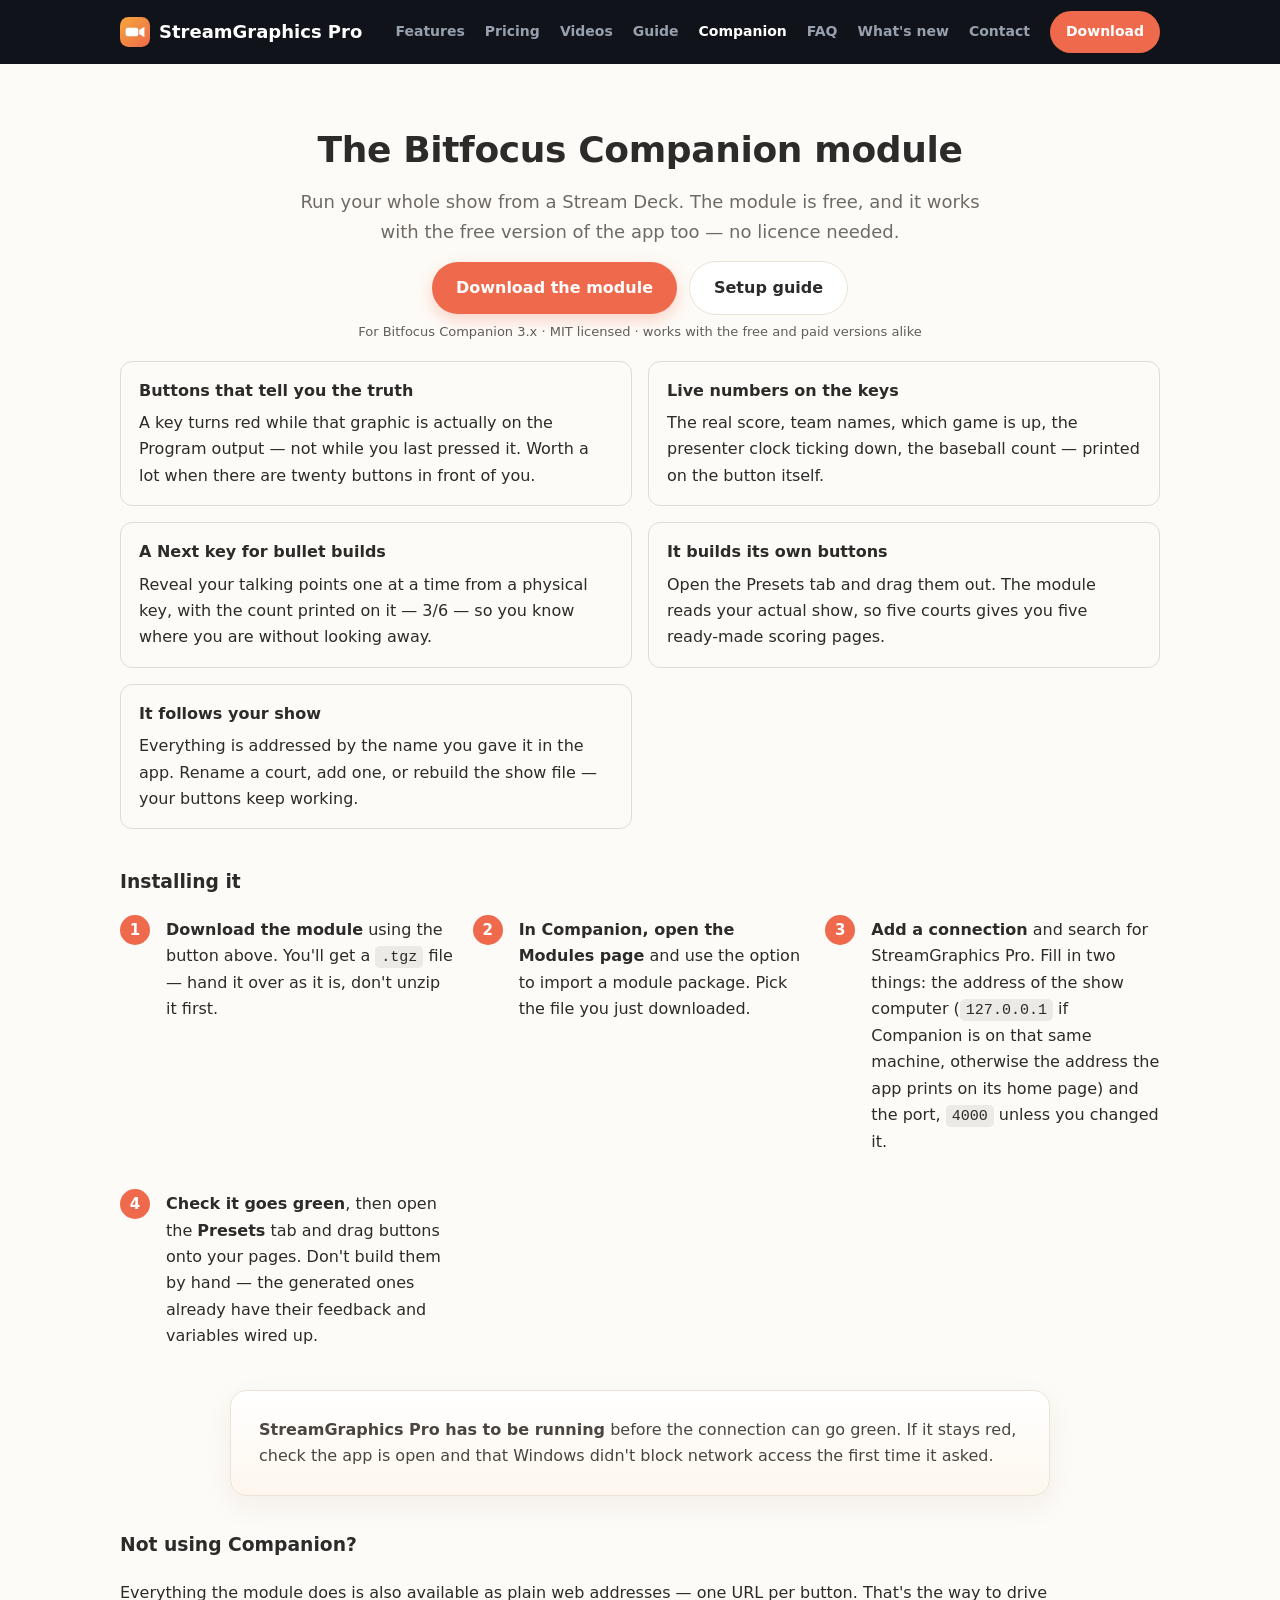
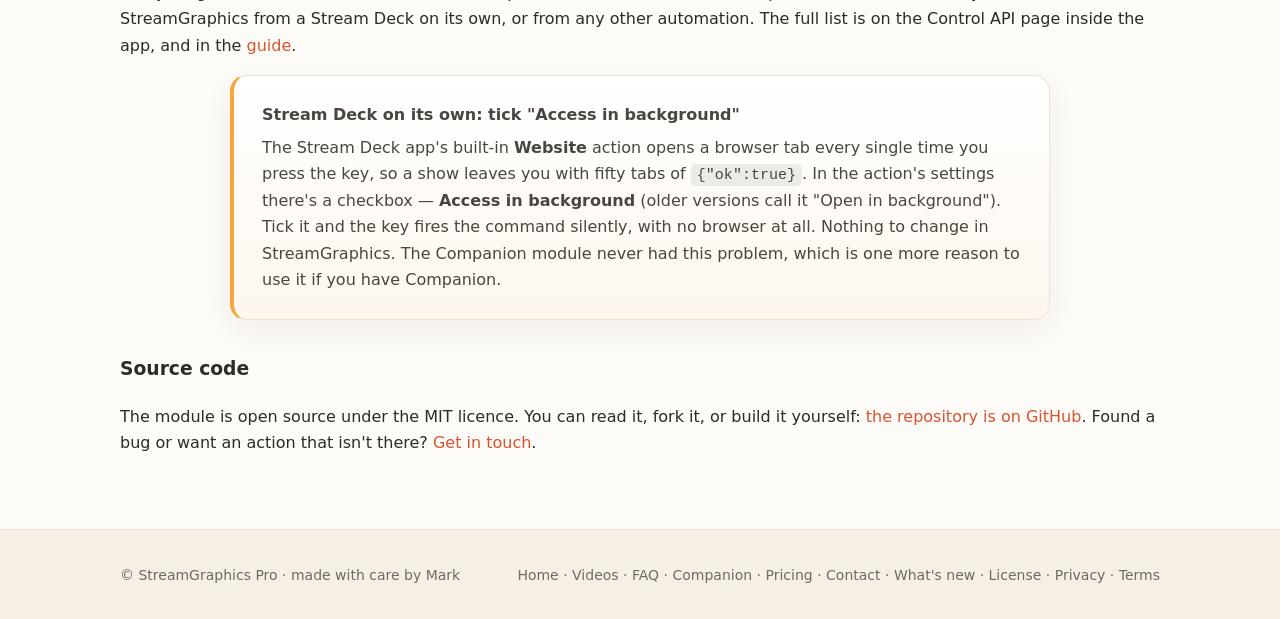
<file: companion.html>
<!doctype html>
<html lang="en">
<head>
<meta charset="utf-8">
<meta name="viewport" content="width=device-width, initial-scale=1">
<title>Bitfocus Companion module — StreamGraphics Pro</title>
<meta name="description" content="Free Bitfocus Companion module for StreamGraphics Pro. Drag ready-made buttons out of the Presets tab — graphics on and off air, scoreboards, timers, with live feedback on the keys.">
<link rel="icon" href="data:image/svg+xml,%3Csvg xmlns='http://www.w3.org/2000/svg' viewBox='0 0 64 64'%3E%3Ccircle cx='32' cy='32' r='30' fill='%23ef6a4c'/%3E%3C/svg%3E">
<link rel="stylesheet" href="site.css">
<style>
  .steps{counter-reset:st;list-style:none;padding:0;margin:18px 0 0}
  .steps li{counter-increment:st;position:relative;padding:0 0 18px 46px;margin:0}
  .steps li::before{content:counter(st);position:absolute;left:0;top:-2px;width:30px;height:30px;border-radius:50%;
    background:var(--accent,#ef6a4c);color:#fff;font-weight:800;display:flex;align-items:center;justify-content:center;font-size:15px}
  .dlrow{display:flex;gap:12px;flex-wrap:wrap;align-items:center;margin:14px 0 6px}
  .grid2{display:grid;grid-template-columns:repeat(2,minmax(0,1fr));gap:16px;margin-top:18px}
  @media(max-width:700px){.grid2{grid-template-columns:minmax(0,1fr)}}
  .card2{border:1px solid rgba(128,128,128,.25);border-radius:12px;padding:16px 18px}
  .card2 h4{margin:0 0 6px}
  code.k{padding:2px 6px;border-radius:5px;background:rgba(128,128,128,.14);font-size:.94em}
</style>
</head>
<body>
<header class="nav"><div class="wrap">
  <a class="brand" href="index.html"><svg class="logomark" width="30" height="30" viewBox="0 0 32 32" aria-hidden="true" style="flex:none"><defs><linearGradient id="sgm" x1="0" y1="0" x2="1" y2="1"><stop offset="0" stop-color="#f4a63c"/><stop offset="1" stop-color="#ef6a4c"/></linearGradient></defs><rect width="32" height="32" rx="9" fill="url(#sgm)"/><rect x="6" y="11.5" width="13.5" height="9" rx="2.2" fill="#fff"/><path d="M20.5 13.8 L26 10.5 L26 21.5 L20.5 18.2 Z" fill="#fff"/></svg> StreamGraphics Pro</a>
  <button class="menubtn" onclick="document.getElementById('nv').classList.toggle('open')">☰</button>
  <nav id="nv">
    <a href="index.html#features">Features</a><a href="pricing.html">Pricing</a>
    <a href="tutorials.html">Videos</a><a href="docs.html">Guide</a><a href="companion.html" class="on">Companion</a><a href="faq.html">FAQ</a>
    <a href="release-notes.html">What's new</a><a href="contact.html">Contact</a><a class="navcta" href="get-started.php">Download</a>
  </nav>
</div></header>

<section><div class="wrap">
  <div class="center">
    <h2>The Bitfocus Companion module</h2>
    <p class="lead" style="max-width:680px;margin:0 auto">Run your whole show from a Stream Deck. The module is free, and it works with the free version of the app too — no licence needed.</p>
  </div>

  <div class="dlrow" style="justify-content:center">
    <a class="btn" href="files/streamgraphics-pro-companion-module.tgz">Download the module</a>
    <a class="btn alt" href="docs.html#control-api">Setup guide</a>
  </div>
  <p class="center" style="font-size:13px;opacity:.75;margin-top:2px">For Bitfocus Companion 3.x · MIT licensed · works with the free and paid versions alike</p>

  <div class="grid2">
    <div class="card2">
      <h4>Buttons that tell you the truth</h4>
      <p style="margin:0">A key turns red while that graphic is actually on the Program output — not while you last pressed it. Worth a lot when there are twenty buttons in front of you.</p>
    </div>
    <div class="card2">
      <h4>Live numbers on the keys</h4>
      <p style="margin:0">The real score, team names, which game is up, the presenter clock ticking down, the baseball count — printed on the button itself.</p>
    </div>
    <div class="card2">
      <h4>A Next key for bullet builds</h4>
      <p style="margin:0">Reveal your talking points one at a time from a physical key, with the count printed on it — 3/6 — so you know where you are without looking away.</p>
    </div>
    <div class="card2">
      <h4>It builds its own buttons</h4>
      <p style="margin:0">Open the Presets tab and drag them out. The module reads your actual show, so five courts gives you five ready-made scoring pages.</p>
    </div>
    <div class="card2">
      <h4>It follows your show</h4>
      <p style="margin:0">Everything is addressed by the name you gave it in the app. Rename a court, add one, or rebuild the show file — your buttons keep working.</p>
    </div>
  </div>

  <h3 style="margin-top:38px">Installing it</h3>
  <ol class="steps">
    <li><b>Download the module</b> using the button above. You'll get a <code class="k">.tgz</code> file — hand it over as it is, don't unzip it first.</li>
    <li><b>In Companion, open the Modules page</b> and use the option to import a module package. Pick the file you just downloaded.</li>
    <li><b>Add a connection</b> and search for StreamGraphics Pro. Fill in two things: the address of the show computer (<code class="k">127.0.0.1</code> if Companion is on that same machine, otherwise the address the app prints on its home page) and the port, <code class="k">4000</code> unless you changed it.</li>
    <li><b>Check it goes green</b>, then open the <b>Presets</b> tab and drag buttons onto your pages. Don't build them by hand — the generated ones already have their feedback and variables wired up.</li>
  </ol>

  <div class="note" style="margin-top:22px">
    <p style="margin:0"><b>StreamGraphics Pro has to be running</b> before the connection can go green. If it stays red, check the app is open and that Windows didn't block network access the first time it asked.</p>
  </div>

  <h3 style="margin-top:34px">Not using Companion?</h3>
  <p>Everything the module does is also available as plain web addresses — one URL per button. That's the way to drive StreamGraphics from a Stream Deck on its own, or from any other automation. The full list is on the Control API page inside the app, and in the <a href="docs.html#control-api">guide</a>.</p>

  <div class="note" style="margin-top:14px;border-left:4px solid #f4a63c">
    <p style="margin:0 0 6px"><b>Stream Deck on its own: tick "Access in background"</b></p>
    <p style="margin:0">The Stream Deck app's built-in <b>Website</b> action opens a browser tab every single time you press the key, so a show leaves you with fifty tabs of <code class="k">{"ok":true}</code>. In the action's settings there's a checkbox — <b>Access in background</b> (older versions call it "Open in background"). Tick it and the key fires the command silently, with no browser at all. Nothing to change in StreamGraphics. The Companion module never had this problem, which is one more reason to use it if you have Companion.</p>
  </div>

  <h3 style="margin-top:34px">Source code</h3>
  <p>The module is open source under the MIT licence. You can read it, fork it, or build it yourself: <a href="https://github.com/anirudhatalmale6-alt/companion-module-streamgraphics-pro" target="_blank" rel="noopener">the repository is on GitHub</a>. Found a bug or want an action that isn't there? <a href="contact.html">Get in touch</a>.</p>
</div></section>

<footer><div class="wrap"><div>© StreamGraphics Pro · made with care by Mark</div><div><a href="index.html">Home</a> · <a href="tutorials.html">Videos</a> · <a href="faq.html">FAQ</a> · <a href="companion.html">Companion</a> · <a href="pricing.html">Pricing</a> · <a href="contact.html">Contact</a> · <a href="release-notes.html">What's new</a> · <a href="eula.html">License</a> · <a href="privacy.html">Privacy</a> · <a href="terms.html">Terms</a></div></div></footer>
</body>
</html>
</file>
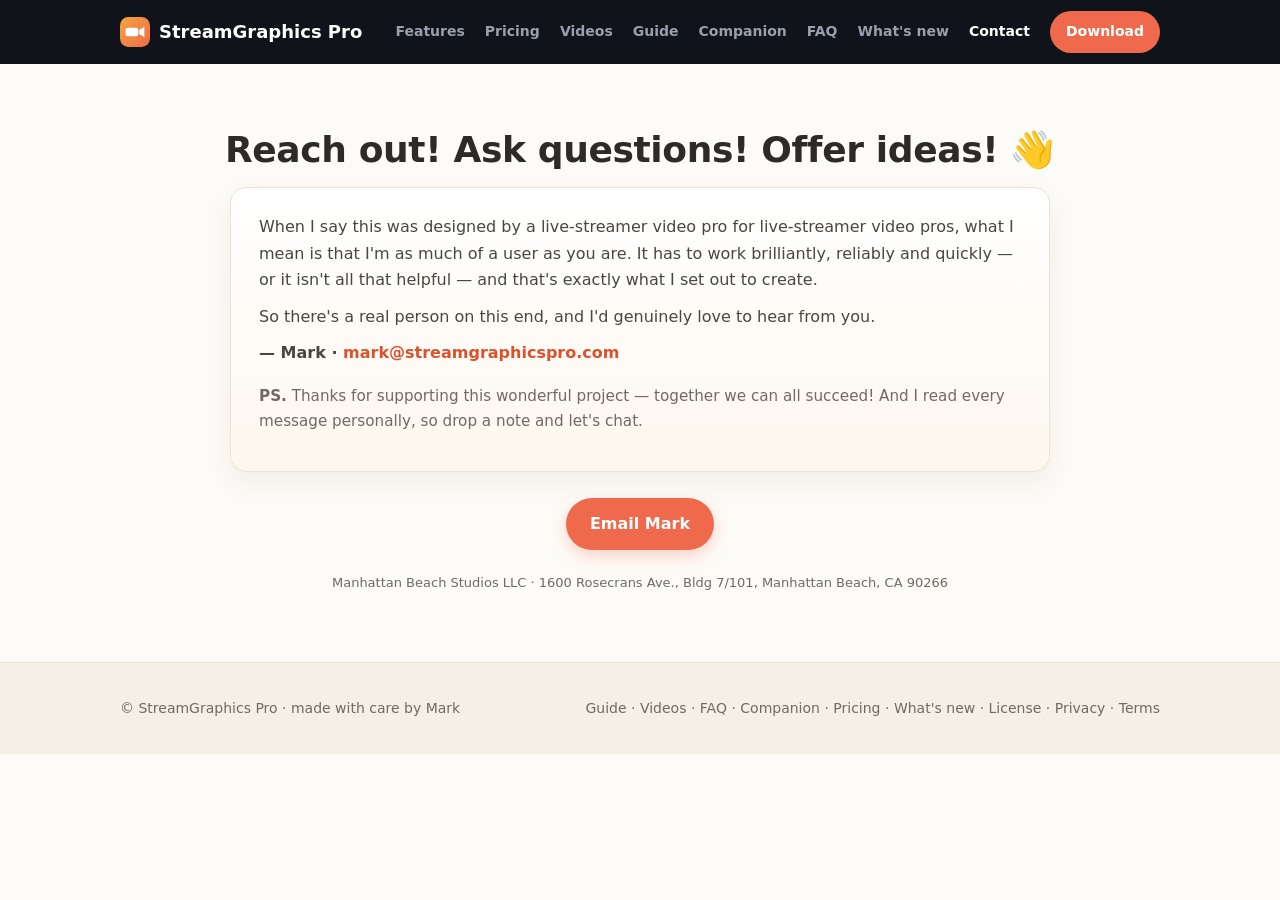
<file: contact.html>
<!doctype html>
<html lang="en">
<head>
<meta charset="utf-8">
<meta name="viewport" content="width=device-width, initial-scale=1">
<title>Contact — StreamGraphics Pro</title>
<link rel="icon" href="data:image/svg+xml,%3Csvg xmlns='http://www.w3.org/2000/svg' viewBox='0 0 64 64'%3E%3Ccircle cx='32' cy='32' r='30' fill='%23ef6a4c'/%3E%3C/svg%3E">
<link rel="stylesheet" href="site.css">
</head>
<body>
<header class="nav"><div class="wrap">
  <a class="brand" href="index.html"><svg class="logomark" width="30" height="30" viewBox="0 0 32 32" aria-hidden="true" style="flex:none"><defs><linearGradient id="sgm" x1="0" y1="0" x2="1" y2="1"><stop offset="0" stop-color="#f4a63c"/><stop offset="1" stop-color="#ef6a4c"/></linearGradient></defs><rect width="32" height="32" rx="9" fill="url(#sgm)"/><rect x="6" y="11.5" width="13.5" height="9" rx="2.2" fill="#fff"/><path d="M20.5 13.8 L26 10.5 L26 21.5 L20.5 18.2 Z" fill="#fff"/></svg> StreamGraphics Pro</a>
  <button class="menubtn" onclick="document.getElementById('nv').classList.toggle('open')">☰</button>
  <nav id="nv">
    <a href="index.html#features">Features</a><a href="pricing.html">Pricing</a>
    <a href="tutorials.html">Videos</a><a href="docs.html">Guide</a><a href="companion.html">Companion</a><a href="faq.html">FAQ</a>
    <a href="release-notes.html">What's new</a><a href="contact.html" class="on">Contact</a><a class="navcta" href="get-started.php">Download</a>
  </nav>
</div></header>

<section><div class="wrap center">
  <h2>Reach out! Ask questions! Offer ideas! 👋</h2>
  <div class="note" style="text-align:left">
    <p>When I say this was designed by a live-streamer video pro for live-streamer video pros, what I mean is that I'm as much of a user as you are. It has to work brilliantly, reliably and quickly — or it isn't all that helpful — and that's exactly what I set out to create.</p>
    <p>So there's a real person on this end, and I'd genuinely love to hear from you.</p>
    <p class="sig">— Mark · <a href="mailto:mark@streamgraphicspro.com">mark@streamgraphicspro.com</a></p>
    <p style="margin-top:18px;color:var(--muted);font-size:.95em"><b>PS.</b> Thanks for supporting this wonderful project — together we can all succeed! And I read every message personally, so drop a note and let's chat.</p>
  </div>
  <p style="margin-top:26px"><a class="btn" href="mailto:mark@streamgraphicspro.com">Email Mark</a></p>
  <p style="margin-top:22px;color:var(--muted);font-size:13px">Manhattan Beach Studios LLC · 1600 Rosecrans Ave., Bldg 7/101, Manhattan Beach, CA 90266</p>
</div></section>

<footer><div class="wrap"><div>© StreamGraphics Pro · made with care by Mark</div><div><a href="docs.html">Guide</a> · <a href="tutorials.html">Videos</a> · <a href="faq.html">FAQ</a> · <a href="companion.html">Companion</a> · <a href="pricing.html">Pricing</a> · <a href="release-notes.html">What's new</a> · <a href="eula.html">License</a> · <a href="privacy.html">Privacy</a> · <a href="terms.html">Terms</a></div></div></footer>
</body>
</html>
</file>
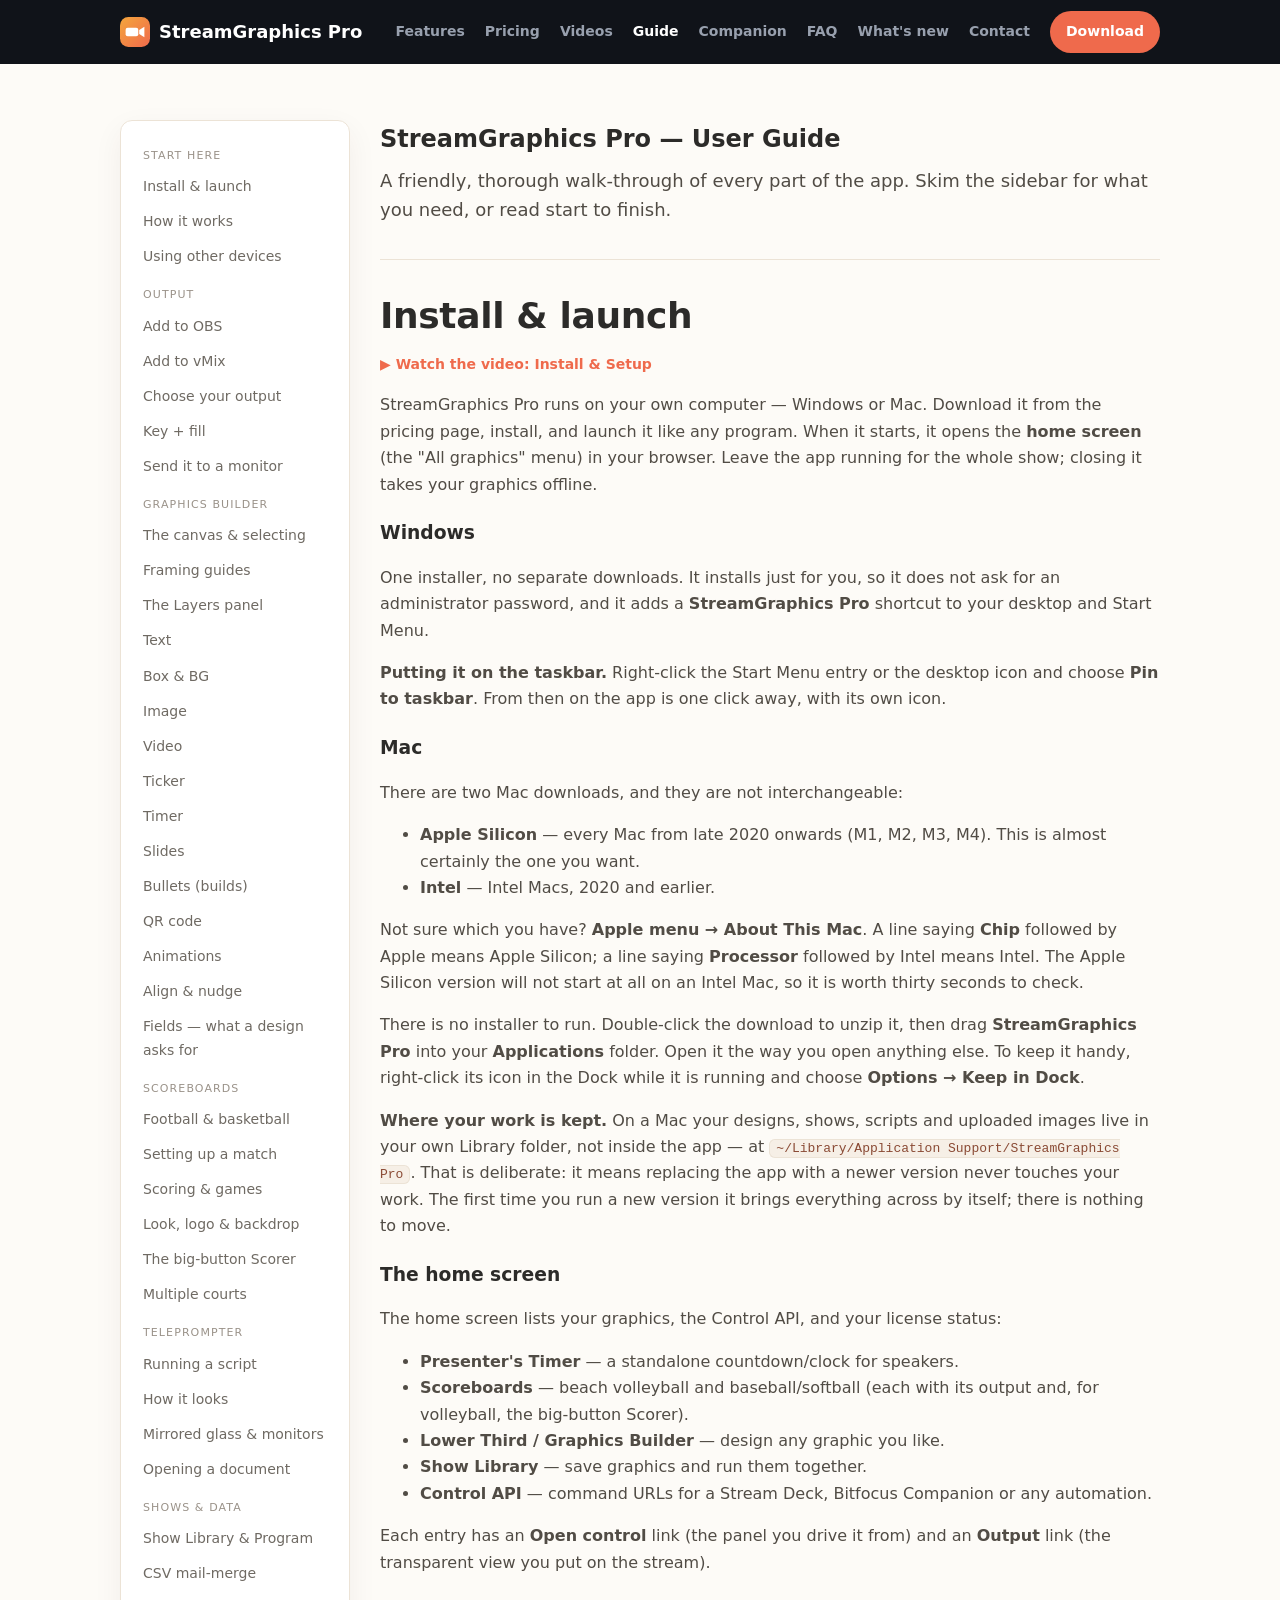
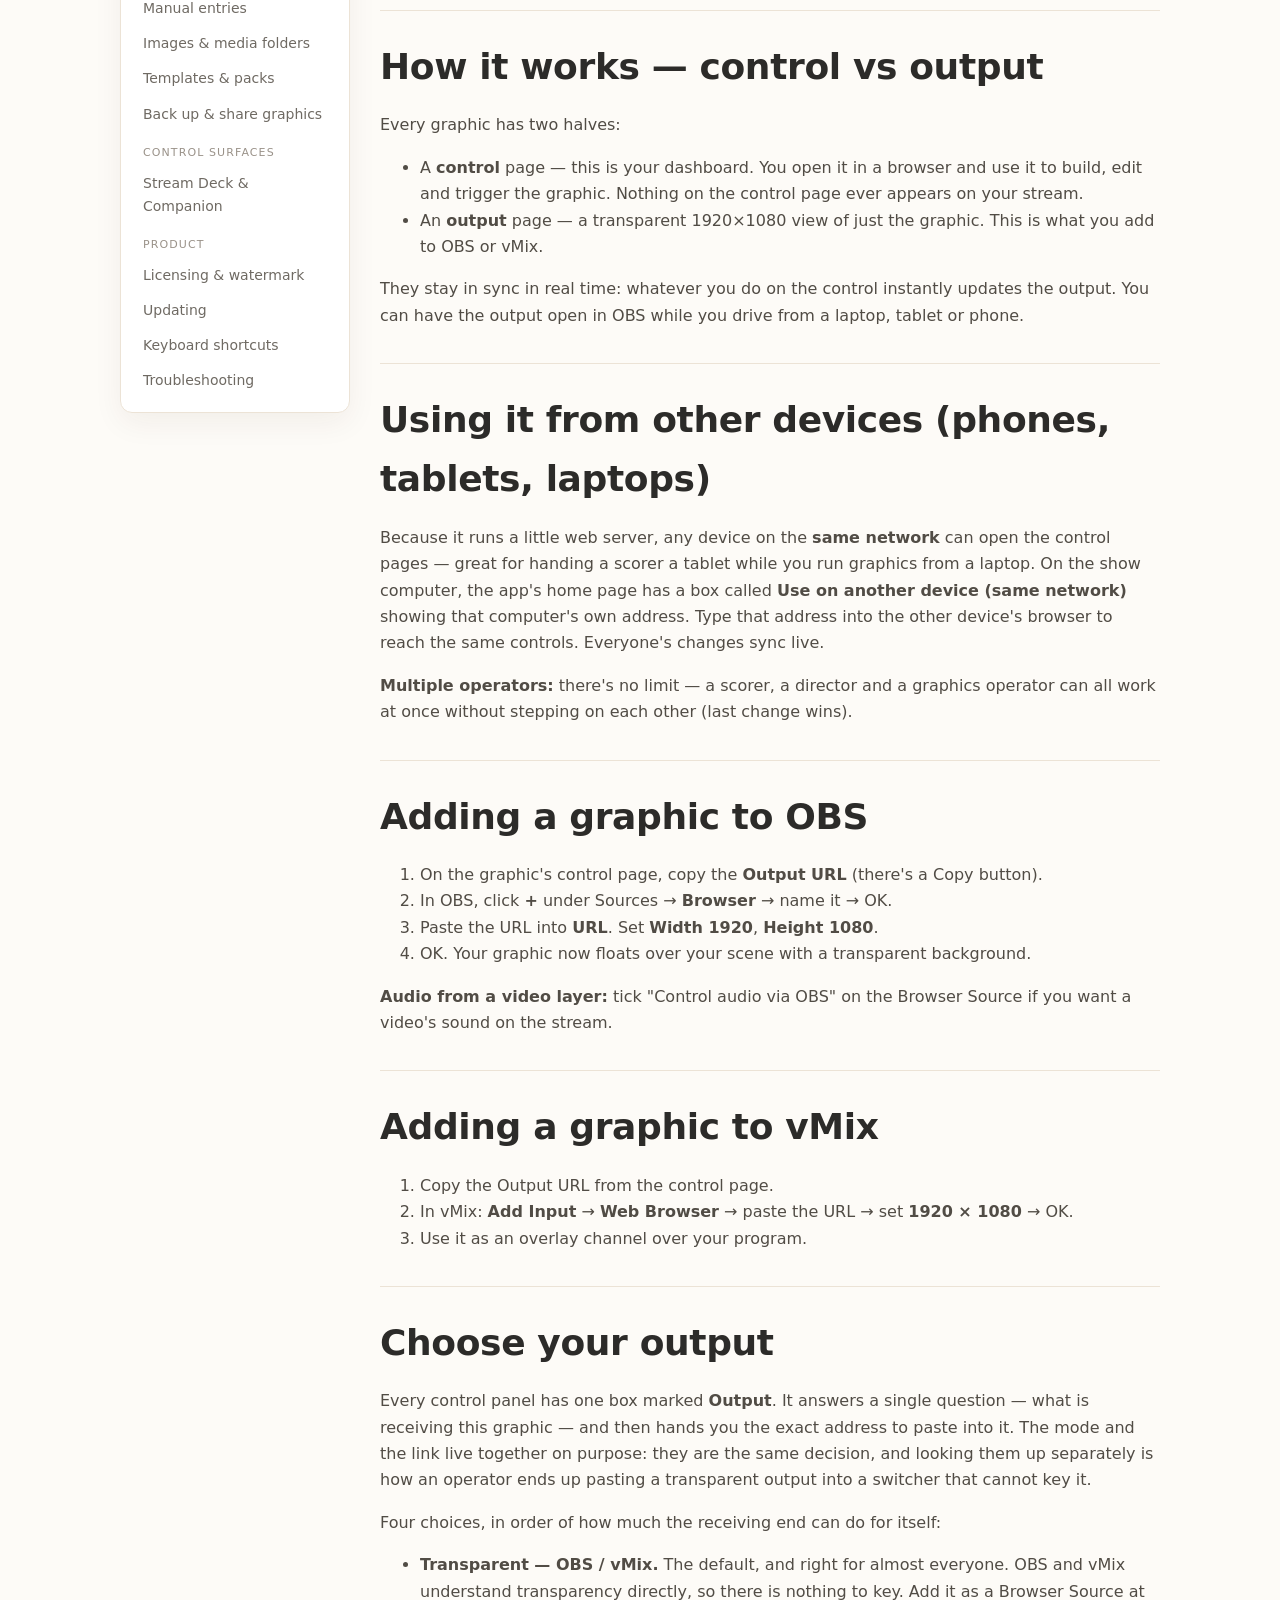
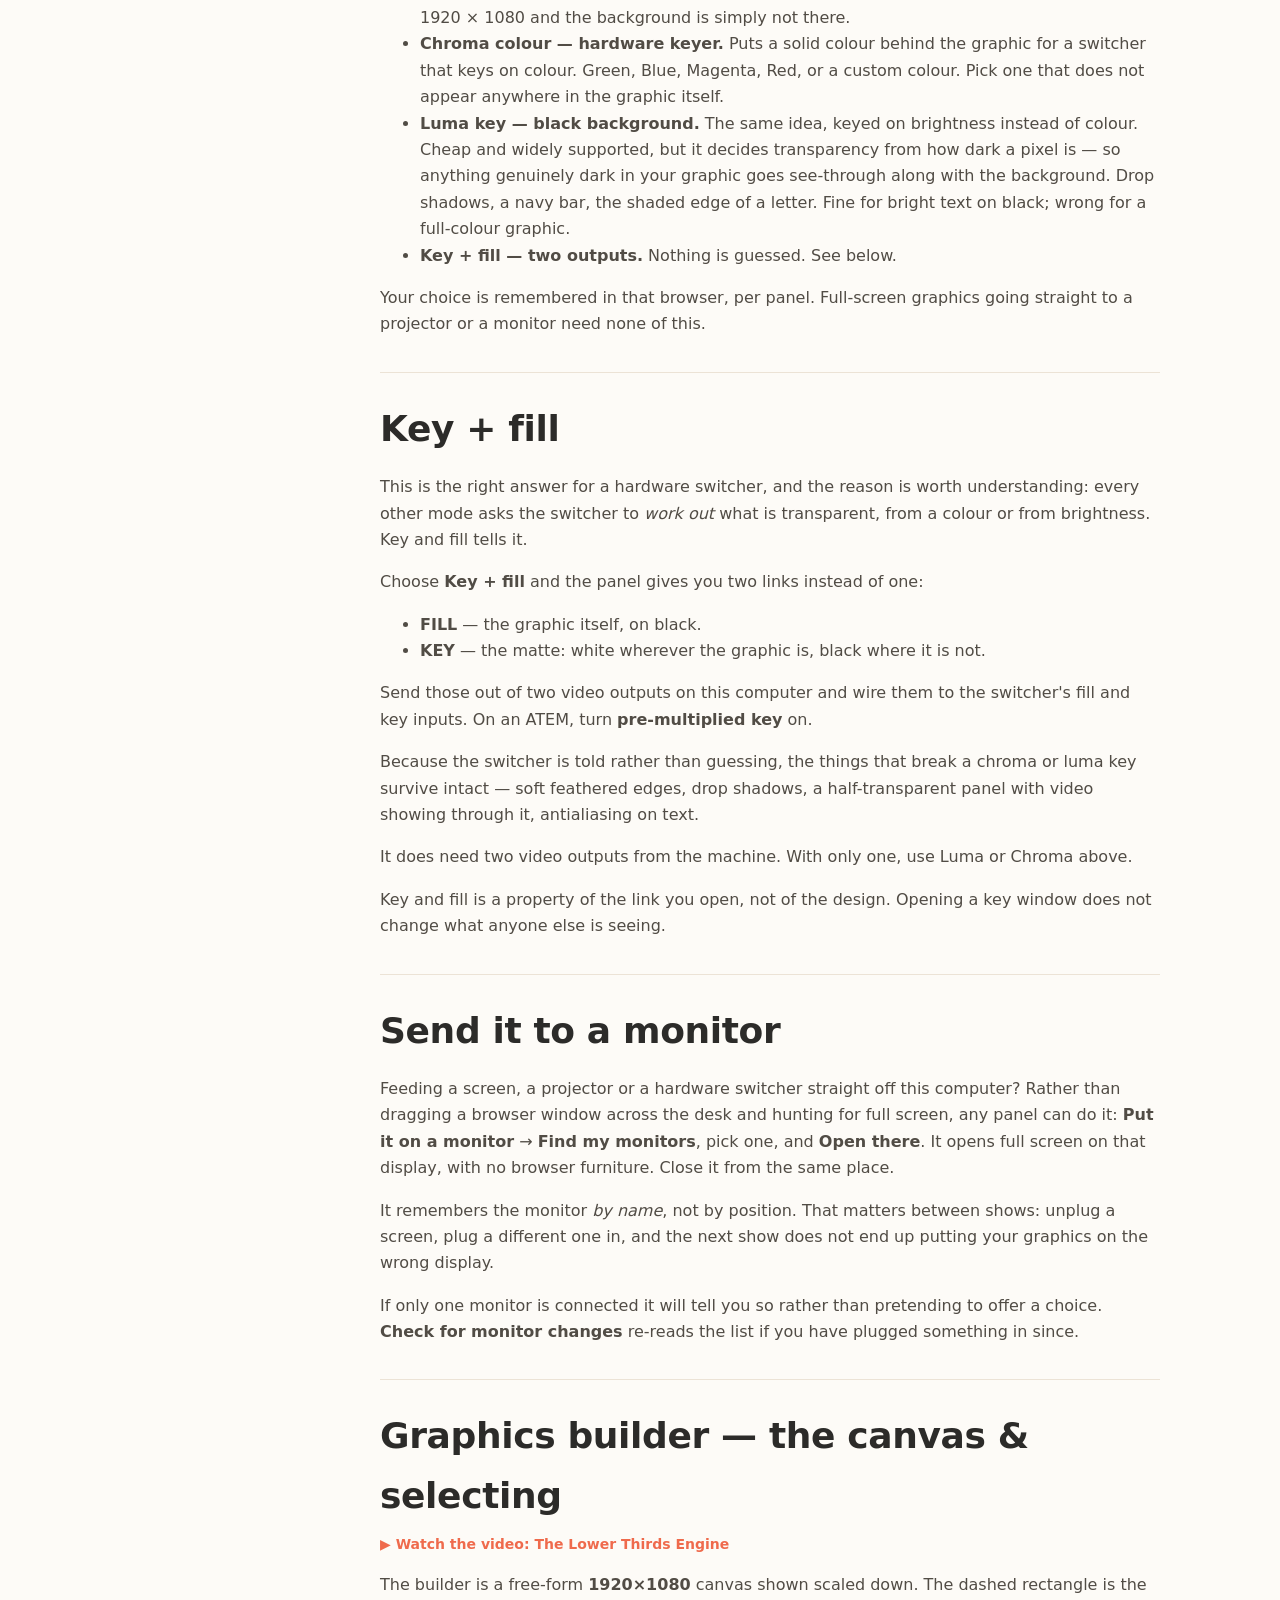
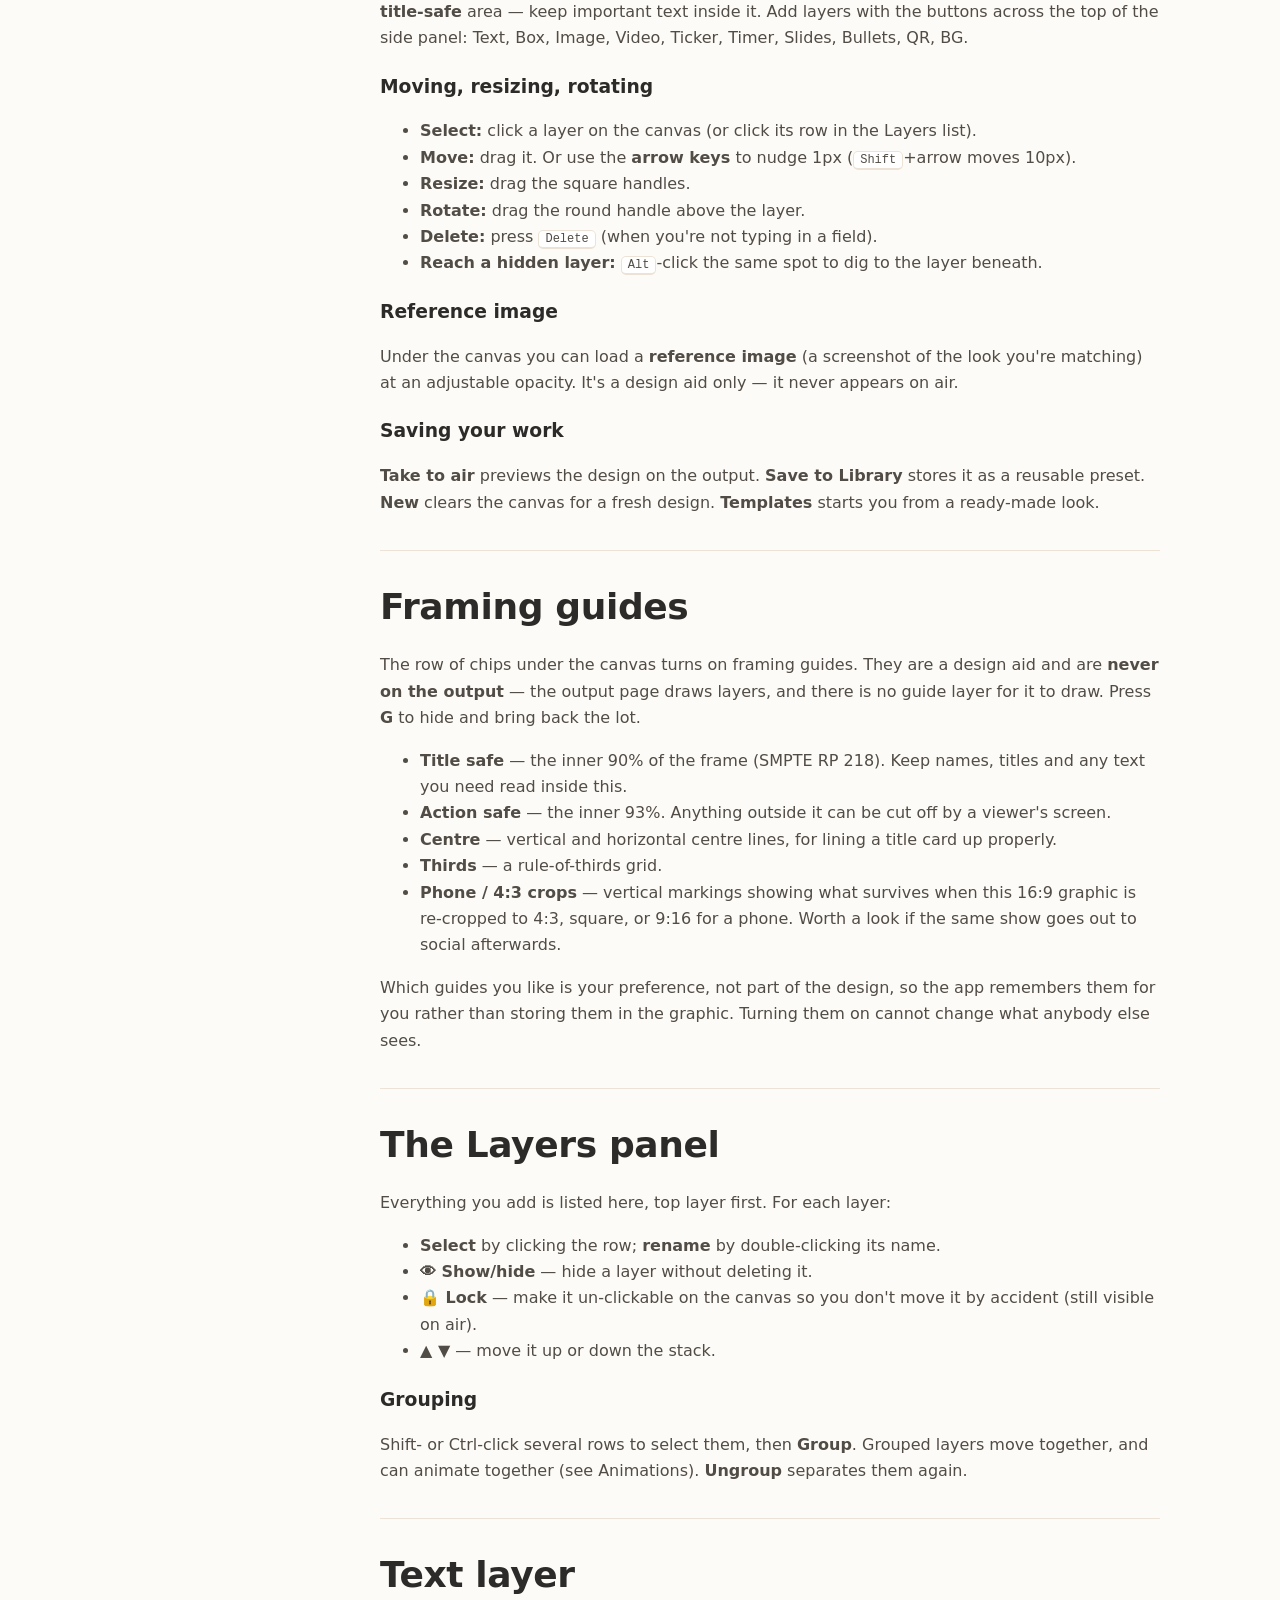
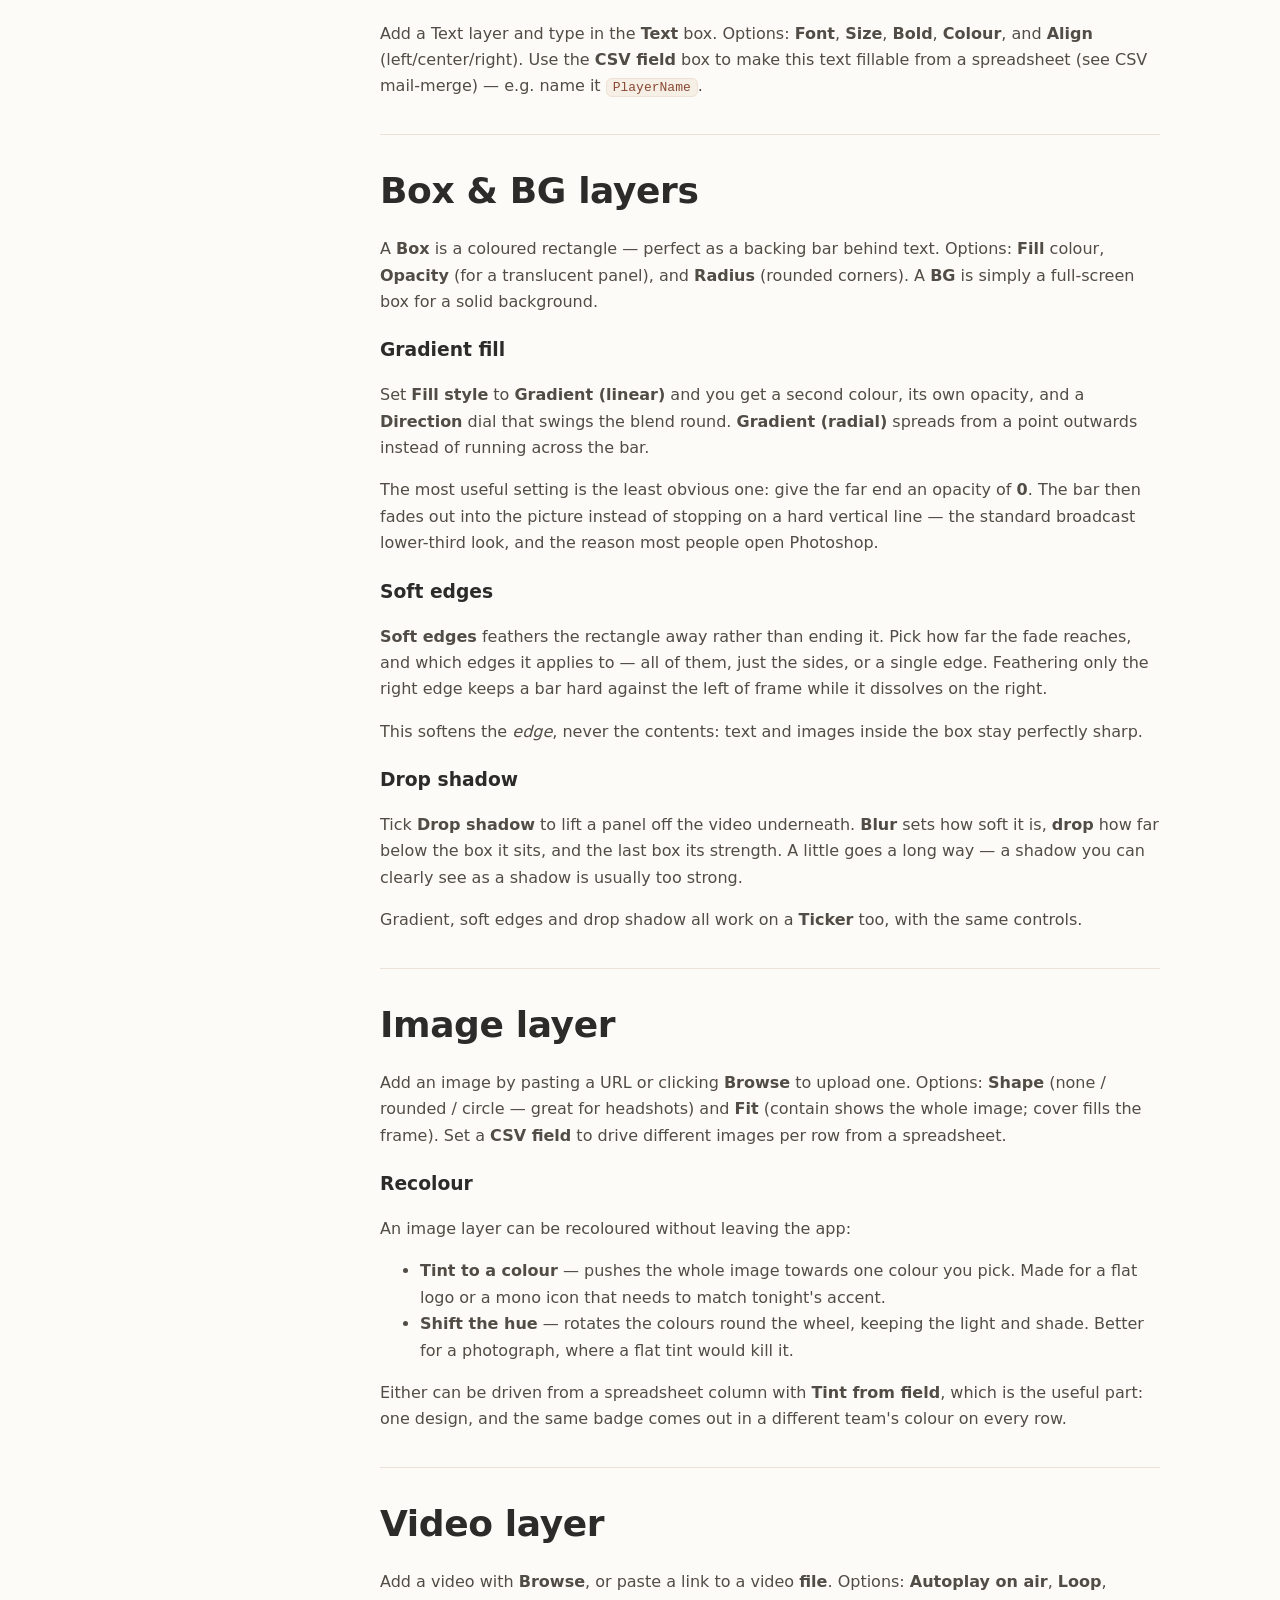
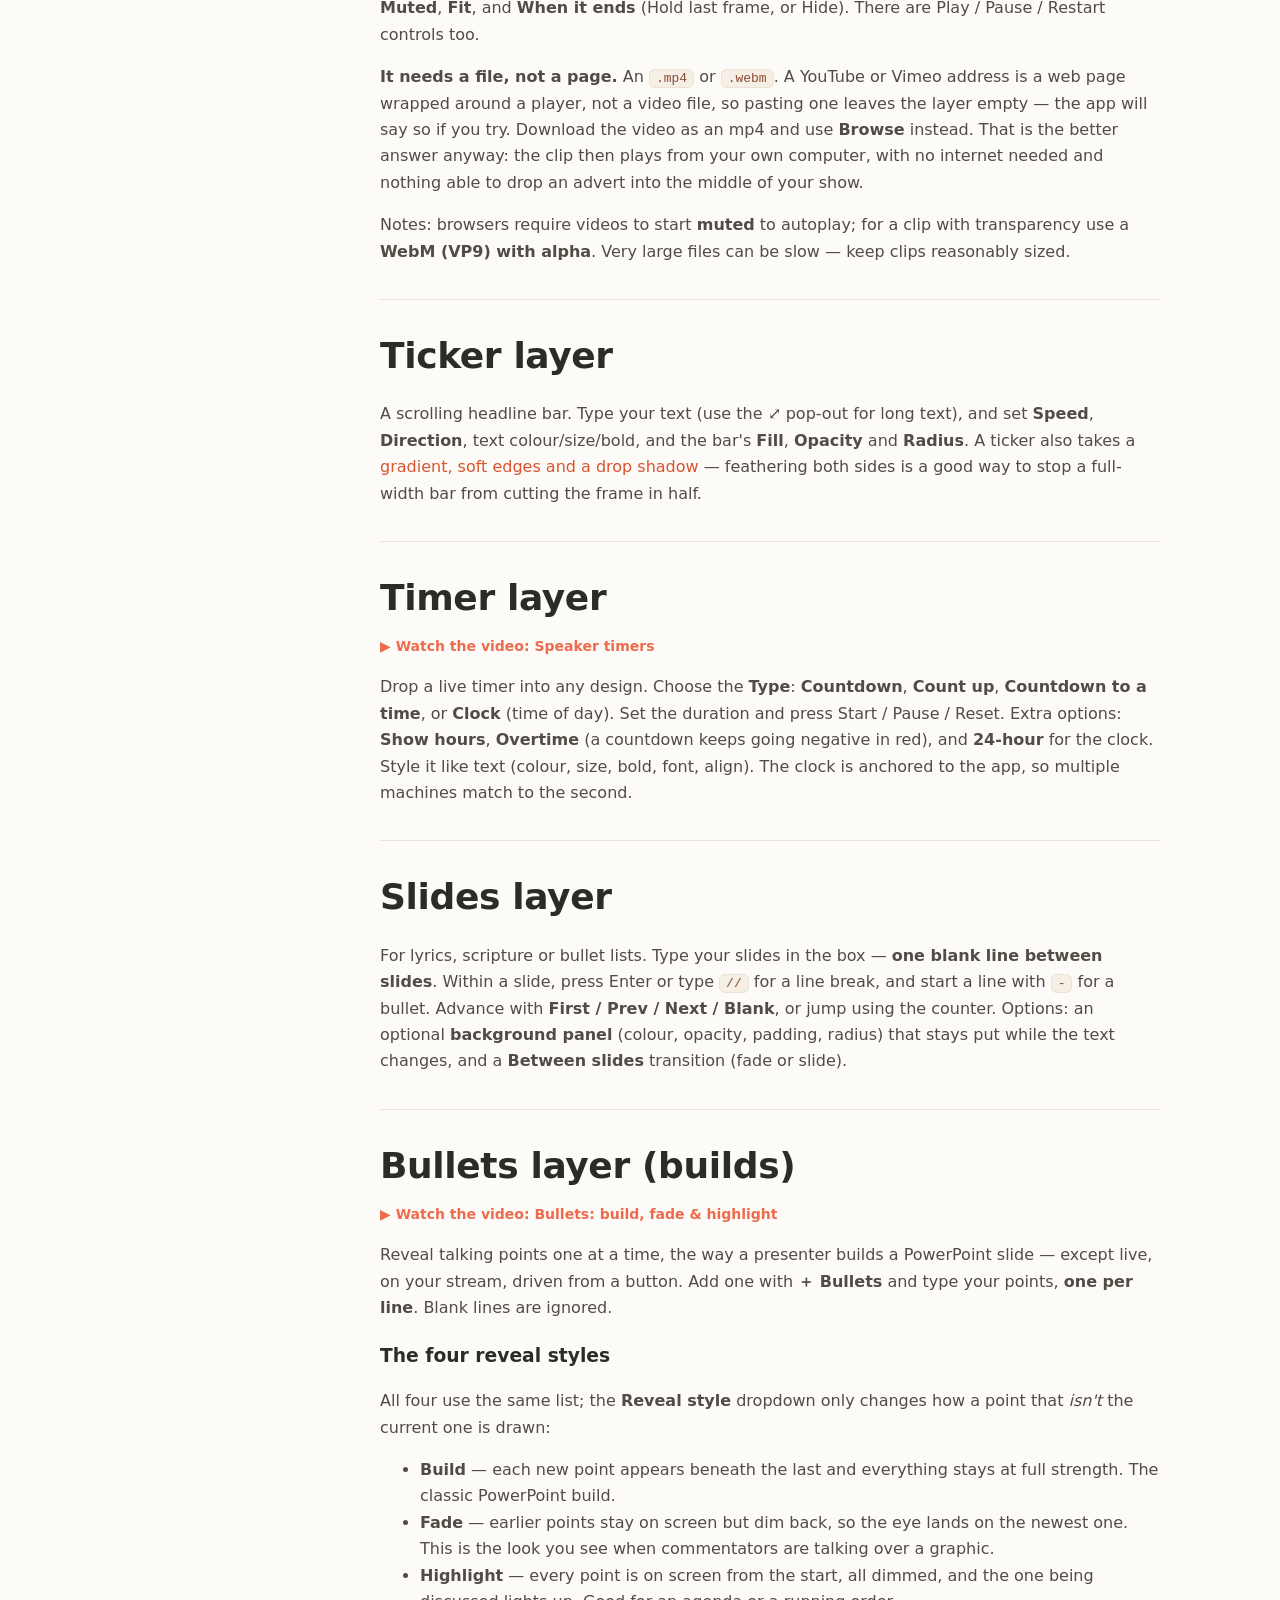
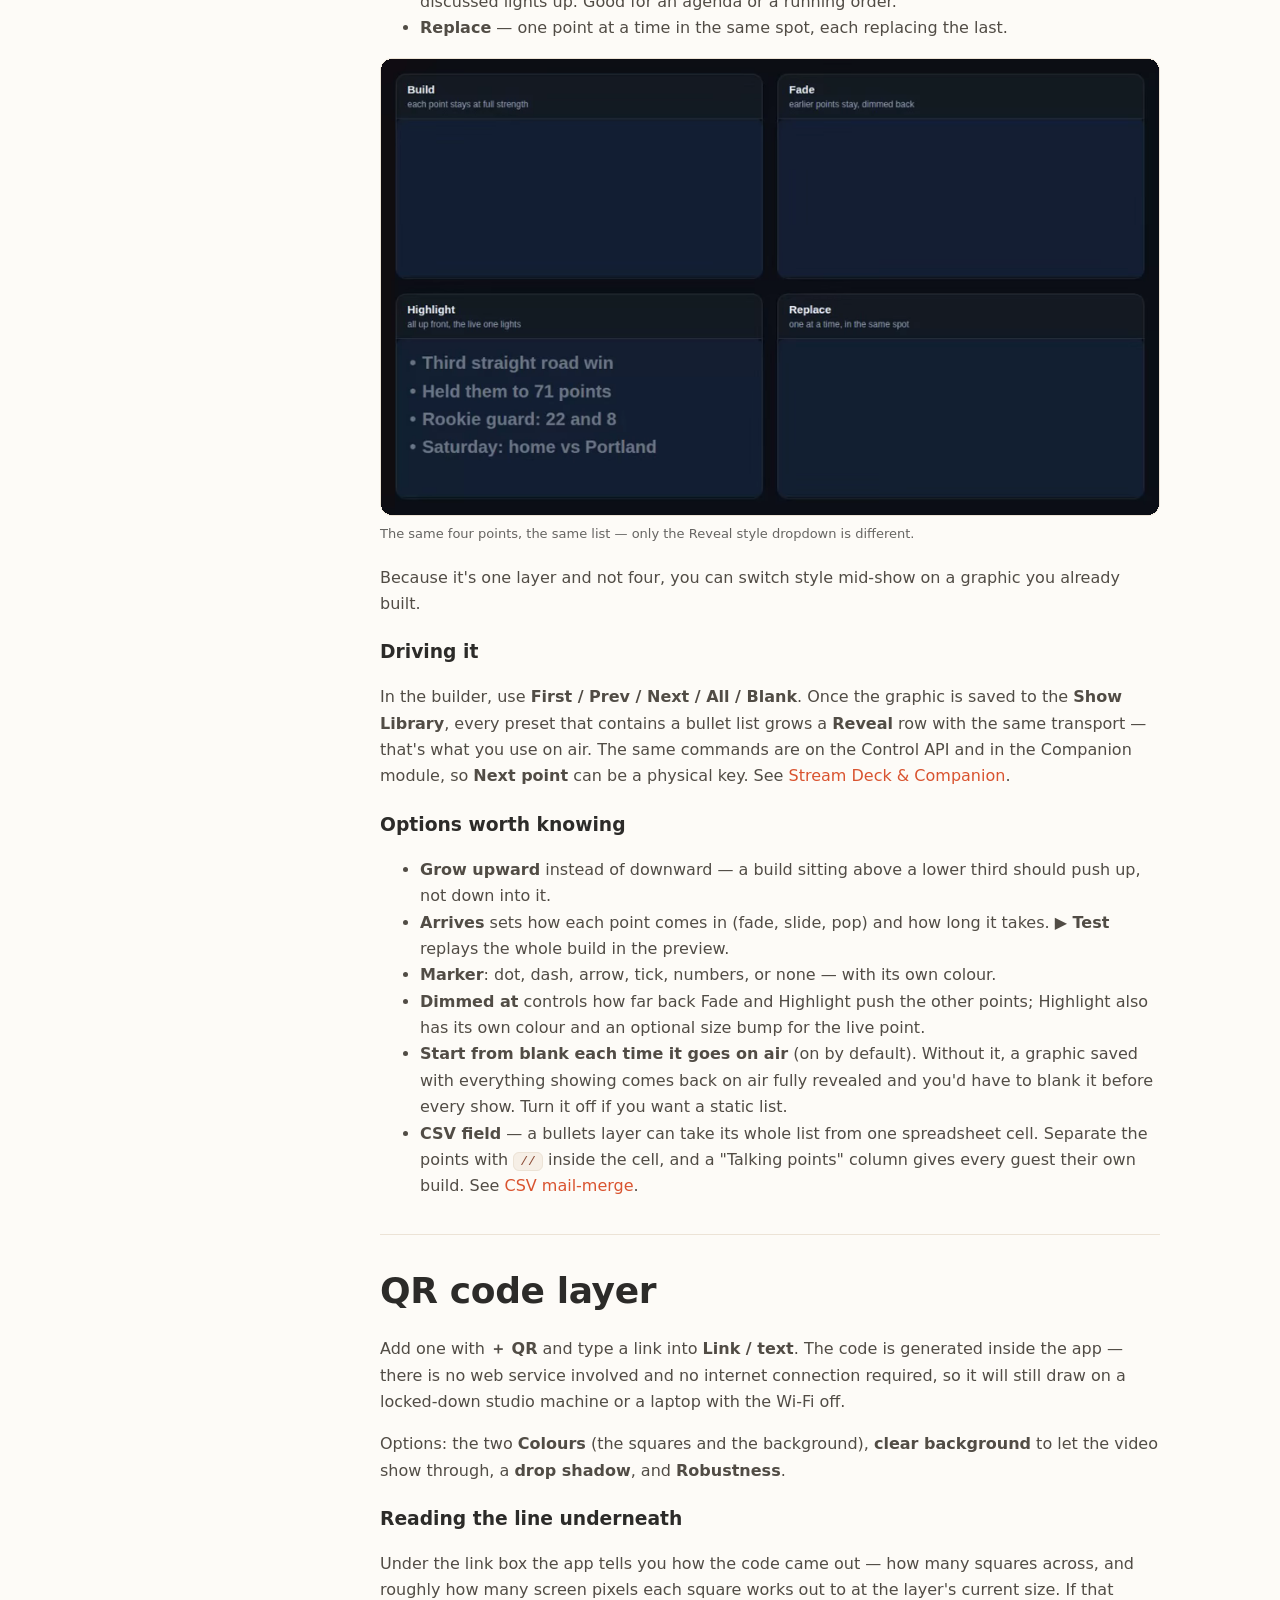
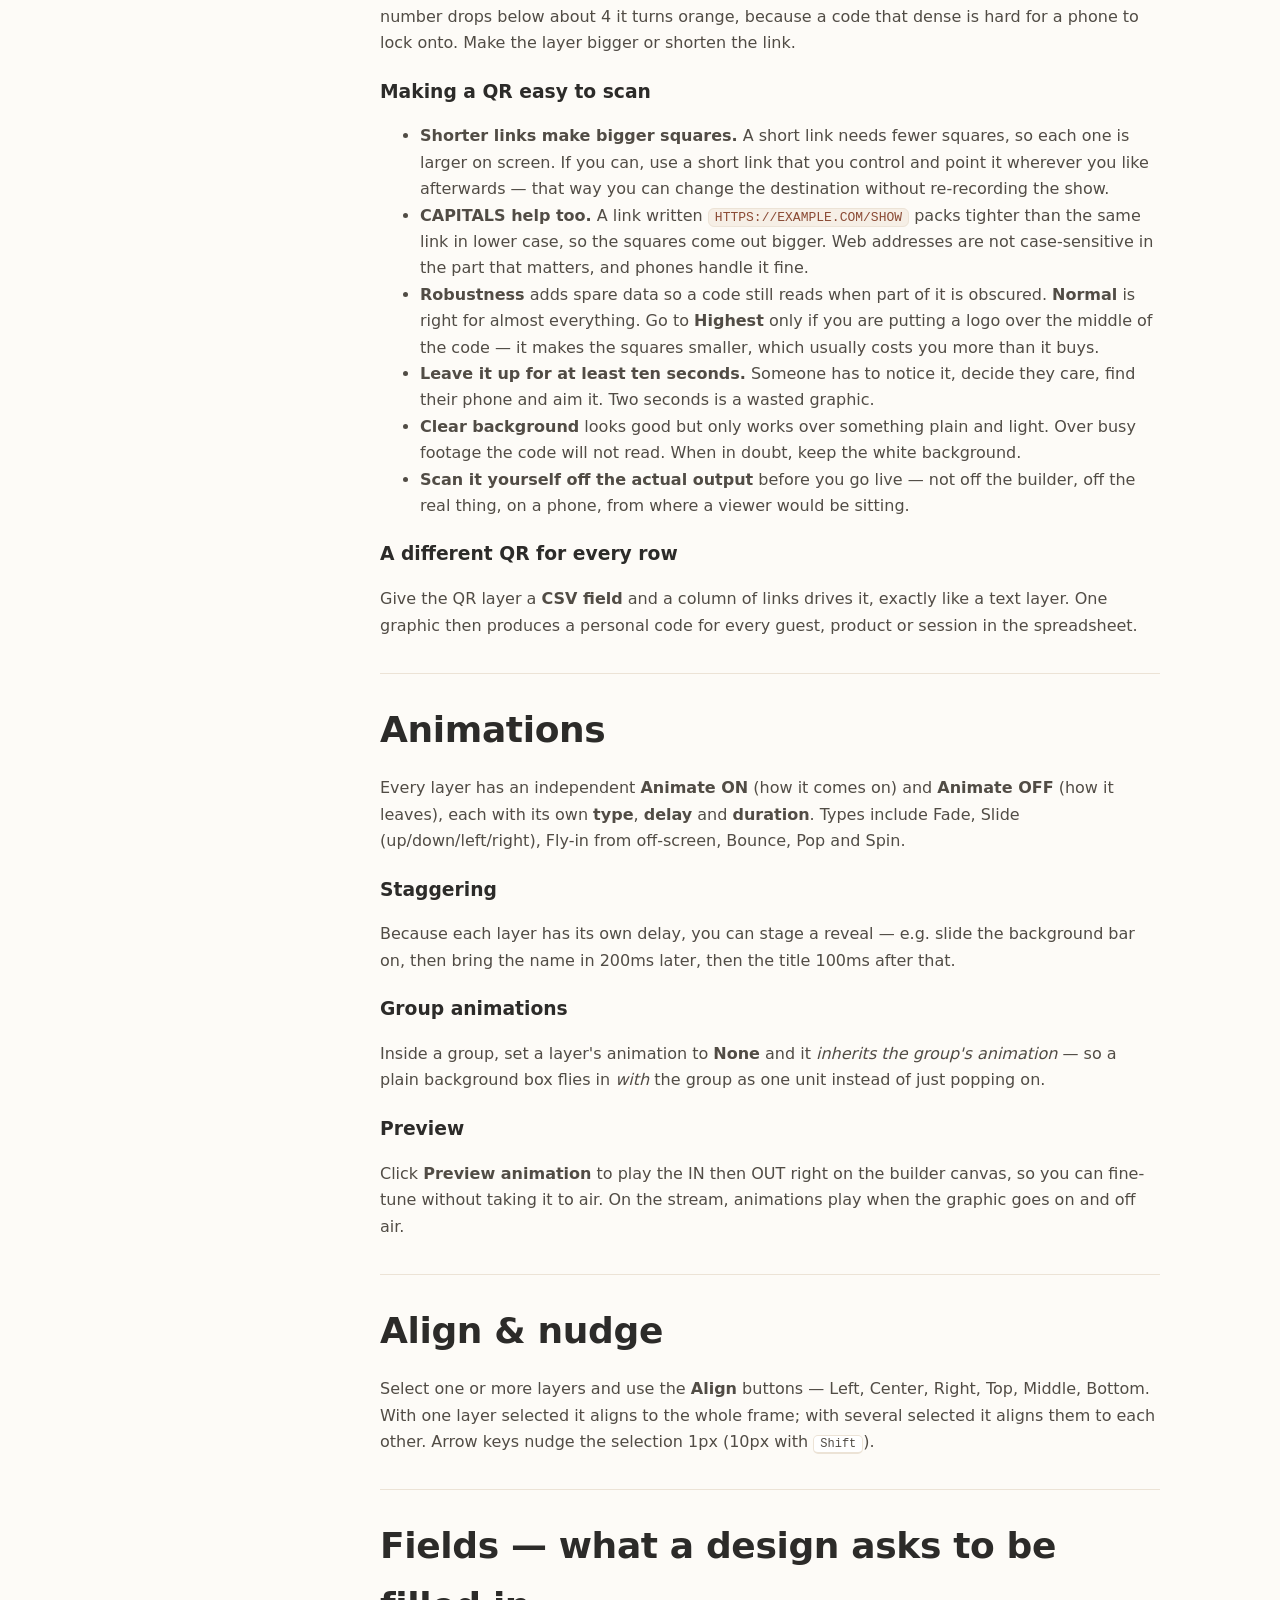
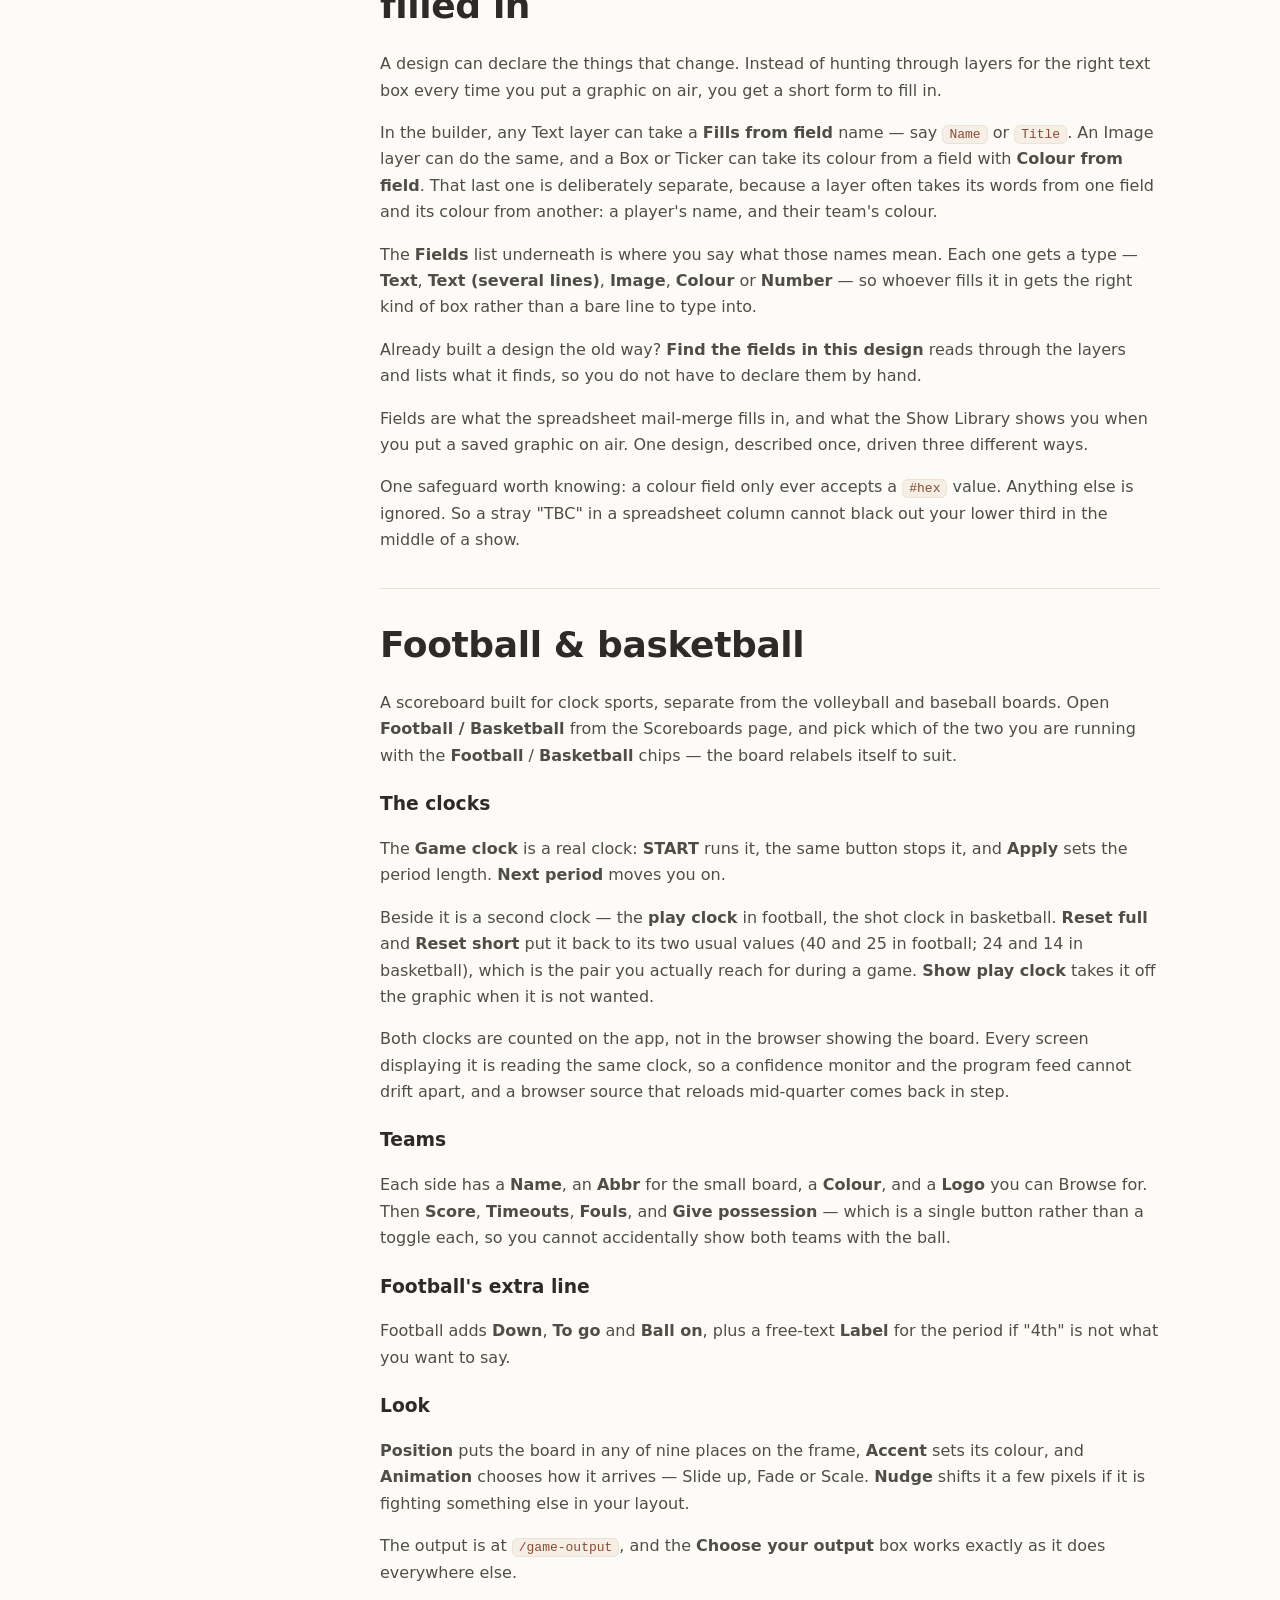
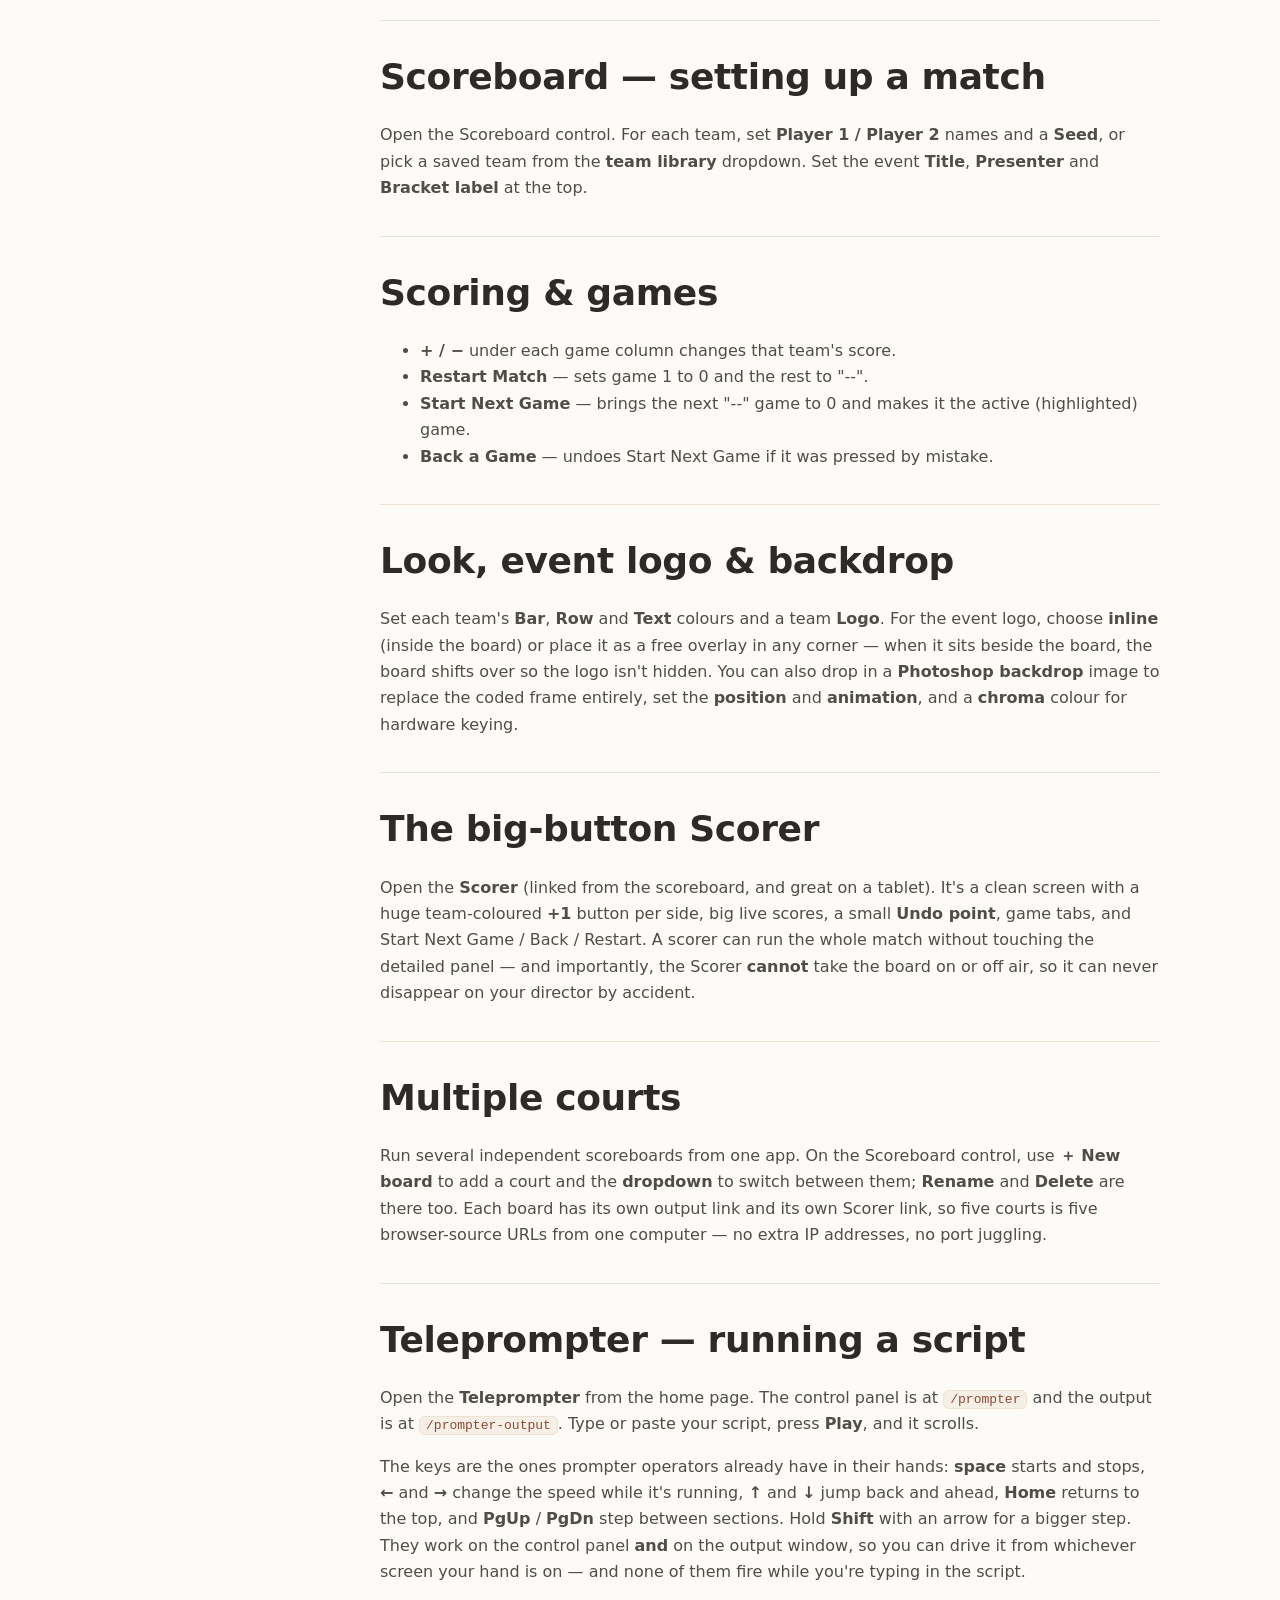
<file: docs.html>
<!doctype html>
<html lang="en">
<head>
<meta charset="utf-8">
<meta name="viewport" content="width=device-width, initial-scale=1">
<title>Guide — StreamGraphics Pro</title>
<link rel="icon" href="data:image/svg+xml,%3Csvg xmlns='http://www.w3.org/2000/svg' viewBox='0 0 64 64'%3E%3Ccircle cx='32' cy='32' r='30' fill='%23ef6a4c'/%3E%3C/svg%3E">
<link rel="stylesheet" href="site.css">
</head>
<body>
<header class="nav"><div class="wrap">
  <a class="brand" href="index.html"><svg class="logomark" width="30" height="30" viewBox="0 0 32 32" aria-hidden="true" style="flex:none"><defs><linearGradient id="sgm" x1="0" y1="0" x2="1" y2="1"><stop offset="0" stop-color="#f4a63c"/><stop offset="1" stop-color="#ef6a4c"/></linearGradient></defs><rect width="32" height="32" rx="9" fill="url(#sgm)"/><rect x="6" y="11.5" width="13.5" height="9" rx="2.2" fill="#fff"/><path d="M20.5 13.8 L26 10.5 L26 21.5 L20.5 18.2 Z" fill="#fff"/></svg> StreamGraphics Pro</a>
  <button class="menubtn" onclick="document.getElementById('nv').classList.toggle('open')">☰</button>
  <nav id="nv">
    <a href="index.html#features">Features</a><a href="pricing.html">Pricing</a>
    <a href="tutorials.html">Videos</a><a href="docs.html" class="on">Guide</a><a href="companion.html">Companion</a><a href="faq.html">FAQ</a>
    <a href="release-notes.html">What's new</a><a href="contact.html">Contact</a><a class="navcta" href="get-started.php">Download</a>
  </nav>
</div></header>

<section><div class="wrap docs">
  <aside class="side">
    <div class="grp">Start here</div>
    <a href="#install">Install &amp; launch</a>
    <a href="#concepts">How it works</a>
    <a href="#network">Using other devices</a>
    <div class="grp">Output</div>
    <a href="#obs">Add to OBS</a>
    <a href="#vmix">Add to vMix</a>
    <a href="#chroma">Choose your output</a>
    <a href="#keyfill">Key + fill</a>
    <a href="#monitor">Send it to a monitor</a>
    <div class="grp">Graphics builder</div>
    <a href="#builder-basics">The canvas &amp; selecting</a>
    <a href="#guides">Framing guides</a>
    <a href="#layers">The Layers panel</a>
    <a href="#layer-text">Text</a>
    <a href="#layer-box">Box &amp; BG</a>
    <a href="#layer-image">Image</a>
    <a href="#layer-video">Video</a>
    <a href="#layer-ticker">Ticker</a>
    <a href="#layer-timer">Timer</a>
    <a href="#layer-slides">Slides</a>
    <a href="#layer-bullets">Bullets (builds)</a>
    <a href="#layer-qr">QR code</a>
    <a href="#animations">Animations</a>
    <a href="#align">Align &amp; nudge</a>
    <a href="#fields">Fields — what a design asks for</a>
    <div class="grp">Scoreboards</div>
    <a href="#game">Football &amp; basketball</a>
    <a href="#sb-setup">Setting up a match</a>
    <a href="#sb-scoring">Scoring &amp; games</a>
    <a href="#sb-look">Look, logo &amp; backdrop</a>
    <a href="#scorer">The big-button Scorer</a>
    <a href="#multiboard">Multiple courts</a>
    <div class="grp">Teleprompter</div>
    <a href="#prompter">Running a script</a>
    <a href="#prompter-look">How it looks</a>
    <a href="#prompter-screens">Mirrored glass &amp; monitors</a>
    <a href="#prompter-import">Opening a document</a>
    <div class="grp">Shows &amp; data</div>
    <a href="#library">Show Library &amp; Program</a>
    <a href="#csv">CSV mail-merge</a>
    <a href="#manual-add">Manual entries</a>
    <a href="#media">Images &amp; media folders</a>
    <a href="#packs">Templates &amp; packs</a>
    <a href="#backup">Back up &amp; share graphics</a>
    <div class="grp">Control surfaces</div>
    <a href="#control-api">Stream Deck &amp; Companion</a>
    <div class="grp">Product</div>
    <a href="#license">Licensing &amp; watermark</a>
    <a href="#updates">Updating</a>
    <a href="#shortcuts">Keyboard shortcuts</a>
    <a href="#trouble">Troubleshooting</a>
  </aside>

  <div class="doc">
    <h1 style="margin:0 0 6px">StreamGraphics Pro — User Guide</h1>
    <p class="lead">A friendly, thorough walk-through of every part of the app. Skim the sidebar for what you need, or read start to finish.</p>

    <h2 id="install">Install &amp; launch</h2>
    <p style="margin:8px 0 14px;font-size:14px"><a href="tutorials.html" style="color:var(--accent);font-weight:600;text-decoration:none">&#9654; Watch the video: Install &amp; Setup</a></p>
    <p>StreamGraphics Pro runs on your own computer — Windows or Mac. Download it from the pricing page, install, and launch it like any program. When it starts, it opens the <b>home screen</b> (the "All graphics" menu) in your browser. Leave the app running for the whole show; closing it takes your graphics offline.</p>

    <h3>Windows</h3>
    <p>One installer, no separate downloads. It installs just for you, so it does not ask for an administrator password, and it adds a <b>StreamGraphics Pro</b> shortcut to your desktop and Start Menu.</p>
    <p><b>Putting it on the taskbar.</b> Right-click the Start Menu entry or the desktop icon and choose <b>Pin to taskbar</b>. From then on the app is one click away, with its own icon.</p>

    <h3>Mac</h3>
    <p>There are two Mac downloads, and they are not interchangeable:</p>
    <ul>
      <li><b>Apple Silicon</b> — every Mac from late 2020 onwards (M1, M2, M3, M4). This is almost certainly the one you want.</li>
      <li><b>Intel</b> — Intel Macs, 2020 and earlier.</li>
    </ul>
    <p>Not sure which you have? <b>Apple menu → About This Mac</b>. A line saying <b>Chip</b> followed by Apple means Apple Silicon; a line saying <b>Processor</b> followed by Intel means Intel. The Apple Silicon version will not start at all on an Intel Mac, so it is worth thirty seconds to check.</p>
    <p>There is no installer to run. Double-click the download to unzip it, then drag <b>StreamGraphics Pro</b> into your <b>Applications</b> folder. Open it the way you open anything else. To keep it handy, right-click its icon in the Dock while it is running and choose <b>Options → Keep in Dock</b>.</p>
    <p><b>Where your work is kept.</b> On a Mac your designs, shows, scripts and uploaded images live in your own Library folder, not inside the app — at <code>~/Library/Application Support/StreamGraphics Pro</code>. That is deliberate: it means replacing the app with a newer version never touches your work. The first time you run a new version it brings everything across by itself; there is nothing to move.</p>
    <h3>The home screen</h3>
    <p>The home screen lists your graphics, the Control API, and your license status:</p>
    <ul>
      <li><b>Presenter's Timer</b> — a standalone countdown/clock for speakers.</li>
      <li><b>Scoreboards</b> — beach volleyball and baseball/softball (each with its output and, for volleyball, the big-button Scorer).</li>
      <li><b>Lower Third / Graphics Builder</b> — design any graphic you like.</li>
      <li><b>Show Library</b> — save graphics and run them together.</li>
      <li><b>Control API</b> — command URLs for a Stream Deck, Bitfocus Companion or any automation.</li>
    </ul>
    <p>Each entry has an <b>Open control</b> link (the panel you drive it from) and an <b>Output</b> link (the transparent view you put on the stream).</p>

    <h2 id="concepts">How it works — control vs output</h2>
    <p>Every graphic has two halves:</p>
    <ul>
      <li>A <b>control</b> page — this is your dashboard. You open it in a browser and use it to build, edit and trigger the graphic. Nothing on the control page ever appears on your stream.</li>
      <li>An <b>output</b> page — a transparent 1920×1080 view of just the graphic. This is what you add to OBS or vMix.</li>
    </ul>
    <p>They stay in sync in real time: whatever you do on the control instantly updates the output. You can have the output open in OBS while you drive from a laptop, tablet or phone.</p>

    <h2 id="network">Using it from other devices (phones, tablets, laptops)</h2>
    <p>Because it runs a little web server, any device on the <b>same network</b> can open the control pages — great for handing a scorer a tablet while you run graphics from a laptop. On the show computer, the app's home page has a box called <b>Use on another device (same network)</b> showing that computer's own address. Type that address into the other device's browser to reach the same controls. Everyone's changes sync live.</p>
    <p><b>Multiple operators:</b> there's no limit — a scorer, a director and a graphics operator can all work at once without stepping on each other (last change wins).</p>

    <h2 id="obs">Adding a graphic to OBS</h2>
    <ol>
      <li>On the graphic's control page, copy the <b>Output URL</b> (there's a Copy button).</li>
      <li>In OBS, click <b>+</b> under Sources → <b>Browser</b> → name it → OK.</li>
      <li>Paste the URL into <b>URL</b>. Set <b>Width 1920</b>, <b>Height 1080</b>.</li>
      <li>OK. Your graphic now floats over your scene with a transparent background.</li>
    </ol>
    <p><b>Audio from a video layer:</b> tick "Control audio via OBS" on the Browser Source if you want a video's sound on the stream.</p>

    <h2 id="vmix">Adding a graphic to vMix</h2>
    <ol>
      <li>Copy the Output URL from the control page.</li>
      <li>In vMix: <b>Add Input</b> → <b>Web Browser</b> → paste the URL → set <b>1920 × 1080</b> → OK.</li>
      <li>Use it as an overlay channel over your program.</li>
    </ol>

    <h2 id="chroma">Choose your output</h2>
    <p>Every control panel has one box marked <b>Output</b>. It answers a single question — what is receiving this graphic — and then hands you the exact address to paste into it. The mode and the link live together on purpose: they are the same decision, and looking them up separately is how an operator ends up pasting a transparent output into a switcher that cannot key it.</p>
    <p>Four choices, in order of how much the receiving end can do for itself:</p>
    <ul>
      <li><b>Transparent — OBS / vMix.</b> The default, and right for almost everyone. OBS and vMix understand transparency directly, so there is nothing to key. Add it as a Browser Source at 1920&nbsp;×&nbsp;1080 and the background is simply not there.</li>
      <li><b>Chroma colour — hardware keyer.</b> Puts a solid colour behind the graphic for a switcher that keys on colour. Green, Blue, Magenta, Red, or a custom colour. Pick one that does not appear anywhere in the graphic itself.</li>
      <li><b>Luma key — black background.</b> The same idea, keyed on brightness instead of colour. Cheap and widely supported, but it decides transparency from how dark a pixel is — so anything genuinely dark in your graphic goes see-through along with the background. Drop shadows, a navy bar, the shaded edge of a letter. Fine for bright text on black; wrong for a full-colour graphic.</li>
      <li><b>Key + fill — two outputs.</b> Nothing is guessed. See below.</li>
    </ul>
    <p>Your choice is remembered in that browser, per panel. Full-screen graphics going straight to a projector or a monitor need none of this.</p>

    <h2 id="keyfill">Key + fill</h2>
    <p>This is the right answer for a hardware switcher, and the reason is worth understanding: every other mode asks the switcher to <i>work out</i> what is transparent, from a colour or from brightness. Key and fill tells it.</p>
    <p>Choose <b>Key + fill</b> and the panel gives you two links instead of one:</p>
    <ul>
      <li><b>FILL</b> — the graphic itself, on black.</li>
      <li><b>KEY</b> — the matte: white wherever the graphic is, black where it is not.</li>
    </ul>
    <p>Send those out of two video outputs on this computer and wire them to the switcher's fill and key inputs. On an ATEM, turn <b>pre-multiplied key</b> on.</p>
    <p>Because the switcher is told rather than guessing, the things that break a chroma or luma key survive intact — soft feathered edges, drop shadows, a half-transparent panel with video showing through it, antialiasing on text.</p>
    <p>It does need two video outputs from the machine. With only one, use Luma or Chroma above.</p>
    <p>Key and fill is a property of the link you open, not of the design. Opening a key window does not change what anyone else is seeing.</p>

    <h2 id="monitor">Send it to a monitor</h2>
    <p>Feeding a screen, a projector or a hardware switcher straight off this computer? Rather than dragging a browser window across the desk and hunting for full screen, any panel can do it: <b>Put it on a monitor</b> → <b>Find my monitors</b>, pick one, and <b>Open there</b>. It opens full screen on that display, with no browser furniture. Close it from the same place.</p>
    <p>It remembers the monitor <i>by name</i>, not by position. That matters between shows: unplug a screen, plug a different one in, and the next show does not end up putting your graphics on the wrong display.</p>
    <p>If only one monitor is connected it will tell you so rather than pretending to offer a choice. <b>Check for monitor changes</b> re-reads the list if you have plugged something in since.</p>

    <h2 id="builder-basics">Graphics builder — the canvas &amp; selecting</h2>
    <p style="margin:8px 0 14px;font-size:14px"><a href="tutorials.html" style="color:var(--accent);font-weight:600;text-decoration:none">&#9654; Watch the video: The Lower Thirds Engine</a></p>
    <p>The builder is a free-form <b>1920×1080</b> canvas shown scaled down. The dashed rectangle is the <b>title-safe</b> area — keep important text inside it. Add layers with the buttons across the top of the side panel: Text, Box, Image, Video, Ticker, Timer, Slides, Bullets, QR, BG.</p>
    <h3>Moving, resizing, rotating</h3>
    <ul>
      <li><b>Select:</b> click a layer on the canvas (or click its row in the Layers list).</li>
      <li><b>Move:</b> drag it. Or use the <b>arrow keys</b> to nudge 1px (<kbd>Shift</kbd>+arrow moves 10px).</li>
      <li><b>Resize:</b> drag the square handles.</li>
      <li><b>Rotate:</b> drag the round handle above the layer.</li>
      <li><b>Delete:</b> press <kbd>Delete</kbd> (when you're not typing in a field).</li>
      <li><b>Reach a hidden layer:</b> <kbd>Alt</kbd>-click the same spot to dig to the layer beneath.</li>
    </ul>
    <h3>Reference image</h3>
    <p>Under the canvas you can load a <b>reference image</b> (a screenshot of the look you're matching) at an adjustable opacity. It's a design aid only — it never appears on air.</p>
    <h3>Saving your work</h3>
    <p><b>Take to air</b> previews the design on the output. <b>Save to Library</b> stores it as a reusable preset. <b>New</b> clears the canvas for a fresh design. <b>Templates</b> starts you from a ready-made look.</p>

    <h2 id="guides">Framing guides</h2>
    <p>The row of chips under the canvas turns on framing guides. They are a design aid and are <b>never on the output</b> — the output page draws layers, and there is no guide layer for it to draw. Press <b>G</b> to hide and bring back the lot.</p>
    <ul>
      <li><b>Title safe</b> — the inner 90% of the frame (SMPTE RP 218). Keep names, titles and any text you need read inside this.</li>
      <li><b>Action safe</b> — the inner 93%. Anything outside it can be cut off by a viewer's screen.</li>
      <li><b>Centre</b> — vertical and horizontal centre lines, for lining a title card up properly.</li>
      <li><b>Thirds</b> — a rule-of-thirds grid.</li>
      <li><b>Phone / 4:3 crops</b> — vertical markings showing what survives when this 16:9 graphic is re-cropped to 4:3, square, or 9:16 for a phone. Worth a look if the same show goes out to social afterwards.</li>
    </ul>
    <p>Which guides you like is your preference, not part of the design, so the app remembers them for you rather than storing them in the graphic. Turning them on cannot change what anybody else sees.</p>

    <h2 id="layers">The Layers panel</h2>
    <p>Everything you add is listed here, top layer first. For each layer:</p>
    <ul>
      <li><b>Select</b> by clicking the row; <b>rename</b> by double-clicking its name.</li>
      <li><b>👁 Show/hide</b> — hide a layer without deleting it.</li>
      <li><b>🔒 Lock</b> — make it un-clickable on the canvas so you don't move it by accident (still visible on air).</li>
      <li><b>▲ ▼</b> — move it up or down the stack.</li>
    </ul>
    <h3>Grouping</h3>
    <p>Shift- or Ctrl-click several rows to select them, then <b>Group</b>. Grouped layers move together, and can animate together (see Animations). <b>Ungroup</b> separates them again.</p>

    <h2 id="layer-text">Text layer</h2>
    <p>Add a Text layer and type in the <b>Text</b> box. Options: <b>Font</b>, <b>Size</b>, <b>Bold</b>, <b>Colour</b>, and <b>Align</b> (left/center/right). Use the <b>CSV field</b> box to make this text fillable from a spreadsheet (see CSV mail-merge) — e.g. name it <code>PlayerName</code>.</p>

    <h2 id="layer-box">Box &amp; BG layers</h2>
    <p>A <b>Box</b> is a coloured rectangle — perfect as a backing bar behind text. Options: <b>Fill</b> colour, <b>Opacity</b> (for a translucent panel), and <b>Radius</b> (rounded corners). A <b>BG</b> is simply a full-screen box for a solid background.</p>

    <h3>Gradient fill</h3>
    <p>Set <b>Fill style</b> to <b>Gradient (linear)</b> and you get a second colour, its own opacity, and a <b>Direction</b> dial that swings the blend round. <b>Gradient (radial)</b> spreads from a point outwards instead of running across the bar.</p>
    <p>The most useful setting is the least obvious one: give the far end an opacity of <b>0</b>. The bar then fades out into the picture instead of stopping on a hard vertical line — the standard broadcast lower-third look, and the reason most people open Photoshop.</p>

    <h3>Soft edges</h3>
    <p><b>Soft edges</b> feathers the rectangle away rather than ending it. Pick how far the fade reaches, and which edges it applies to — all of them, just the sides, or a single edge. Feathering only the right edge keeps a bar hard against the left of frame while it dissolves on the right.</p>
    <p>This softens the <i>edge</i>, never the contents: text and images inside the box stay perfectly sharp.</p>

    <h3>Drop shadow</h3>
    <p>Tick <b>Drop shadow</b> to lift a panel off the video underneath. <b>Blur</b> sets how soft it is, <b>drop</b> how far below the box it sits, and the last box its strength. A little goes a long way — a shadow you can clearly see as a shadow is usually too strong.</p>
    <p>Gradient, soft edges and drop shadow all work on a <b>Ticker</b> too, with the same controls.</p>

    <h2 id="layer-image">Image layer</h2>
    <p>Add an image by pasting a URL or clicking <b>Browse</b> to upload one. Options: <b>Shape</b> (none / rounded / circle — great for headshots) and <b>Fit</b> (contain shows the whole image; cover fills the frame). Set a <b>CSV field</b> to drive different images per row from a spreadsheet.</p>

    <h3>Recolour</h3>
    <p>An image layer can be recoloured without leaving the app:</p>
    <ul>
      <li><b>Tint to a colour</b> — pushes the whole image towards one colour you pick. Made for a flat logo or a mono icon that needs to match tonight's accent.</li>
      <li><b>Shift the hue</b> — rotates the colours round the wheel, keeping the light and shade. Better for a photograph, where a flat tint would kill it.</li>
    </ul>
    <p>Either can be driven from a spreadsheet column with <b>Tint from field</b>, which is the useful part: one design, and the same badge comes out in a different team's colour on every row.</p>

    <h2 id="layer-video">Video layer</h2>
    <p>Add a video with <b>Browse</b>, or paste a link to a video <b>file</b>. Options: <b>Autoplay on air</b>, <b>Loop</b>, <b>Muted</b>, <b>Fit</b>, and <b>When it ends</b> (Hold last frame, or Hide). There are Play / Pause / Restart controls too.</p>
    <p><b>It needs a file, not a page.</b> An <code>.mp4</code> or <code>.webm</code>. A YouTube or Vimeo address is a web page wrapped around a player, not a video file, so pasting one leaves the layer empty — the app will say so if you try. Download the video as an mp4 and use <b>Browse</b> instead. That is the better answer anyway: the clip then plays from your own computer, with no internet needed and nothing able to drop an advert into the middle of your show.</p>
    <p>Notes: browsers require videos to start <b>muted</b> to autoplay; for a clip with transparency use a <b>WebM (VP9) with alpha</b>. Very large files can be slow — keep clips reasonably sized.</p>

    <h2 id="layer-ticker">Ticker layer</h2>
    <p>A scrolling headline bar. Type your text (use the ⤢ pop-out for long text), and set <b>Speed</b>, <b>Direction</b>, text colour/size/bold, and the bar's <b>Fill</b>, <b>Opacity</b> and <b>Radius</b>. A ticker also takes a <a href="#layer-box">gradient, soft edges and a drop shadow</a> — feathering both sides is a good way to stop a full-width bar from cutting the frame in half.</p>

    <h2 id="layer-timer">Timer layer</h2>
    <p style="margin:8px 0 14px;font-size:14px"><a href="tutorials.html" style="color:var(--accent);font-weight:600;text-decoration:none">&#9654; Watch the video: Speaker timers</a></p>
    <p>Drop a live timer into any design. Choose the <b>Type</b>: <b>Countdown</b>, <b>Count up</b>, <b>Countdown to a time</b>, or <b>Clock</b> (time of day). Set the duration and press Start / Pause / Reset. Extra options: <b>Show hours</b>, <b>Overtime</b> (a countdown keeps going negative in red), and <b>24-hour</b> for the clock. Style it like text (colour, size, bold, font, align). The clock is anchored to the app, so multiple machines match to the second.</p>

    <h2 id="layer-slides">Slides layer</h2>
    <p>For lyrics, scripture or bullet lists. Type your slides in the box — <b>one blank line between slides</b>. Within a slide, press Enter or type <code>//</code> for a line break, and start a line with <code>-</code> for a bullet. Advance with <b>First / Prev / Next / Blank</b>, or jump using the counter. Options: an optional <b>background panel</b> (colour, opacity, padding, radius) that stays put while the text changes, and a <b>Between slides</b> transition (fade or slide).</p>

    <h2 id="layer-bullets">Bullets layer (builds)</h2>
    <p style="margin:8px 0 14px;font-size:14px"><a href="tutorials.html" style="color:var(--accent);font-weight:600;text-decoration:none">&#9654; Watch the video: Bullets: build, fade &amp; highlight</a></p>
    <p>Reveal talking points one at a time, the way a presenter builds a PowerPoint slide — except live, on your stream, driven from a button. Add one with <b>＋ Bullets</b> and type your points, <b>one per line</b>. Blank lines are ignored.</p>
    <h3>The four reveal styles</h3>
    <p>All four use the same list; the <b>Reveal style</b> dropdown only changes how a point that <i>isn't</i> the current one is drawn:</p>
    <ul>
      <li><b>Build</b> — each new point appears beneath the last and everything stays at full strength. The classic PowerPoint build.</li>
      <li><b>Fade</b> — earlier points stay on screen but dim back, so the eye lands on the newest one. This is the look you see when commentators are talking over a graphic.</li>
      <li><b>Highlight</b> — every point is on screen from the start, all dimmed, and the one being discussed lights up. Good for an agenda or a running order.</li>
      <li><b>Replace</b> — one point at a time in the same spot, each replacing the last.</li>
    </ul>
    <figure style="margin:16px 0 20px"><video autoplay loop muted playsinline preload="metadata" poster="img/bullets-modes-poster.jpg?v=1" aria-label="The same four talking points revealed four different ways side by side" style="width:100%;max-width:900px;height:auto;border-radius:12px;border:1px solid var(--line);display:block"><source src="img/bullets-modes.mp4?v=1" type="video/mp4"><source src="img/bullets-modes.webm?v=1" type="video/webm"></video><figcaption style="font-size:13px;opacity:.72;margin-top:7px">The same four points, the same list — only the Reveal style dropdown is different.</figcaption></figure>
        <p>Because it's one layer and not four, you can switch style mid-show on a graphic you already built.</p>
    <h3>Driving it</h3>
    <p>In the builder, use <b>First / Prev / Next / All / Blank</b>. Once the graphic is saved to the <b>Show Library</b>, every preset that contains a bullet list grows a <b>Reveal</b> row with the same transport — that's what you use on air. The same commands are on the Control API and in the Companion module, so <b>Next point</b> can be a physical key. See <a href="#control-api">Stream Deck &amp; Companion</a>.</p>
    <h3>Options worth knowing</h3>
    <ul>
      <li><b>Grow upward</b> instead of downward — a build sitting above a lower third should push up, not down into it.</li>
      <li><b>Arrives</b> sets how each point comes in (fade, slide, pop) and how long it takes. <b>▶ Test</b> replays the whole build in the preview.</li>
      <li><b>Marker</b>: dot, dash, arrow, tick, numbers, or none — with its own colour.</li>
      <li><b>Dimmed at</b> controls how far back Fade and Highlight push the other points; Highlight also has its own colour and an optional size bump for the live point.</li>
      <li><b>Start from blank each time it goes on air</b> (on by default). Without it, a graphic saved with everything showing comes back on air fully revealed and you'd have to blank it before every show. Turn it off if you want a static list.</li>
      <li><b>CSV field</b> — a bullets layer can take its whole list from one spreadsheet cell. Separate the points with <code>//</code> inside the cell, and a "Talking points" column gives every guest their own build. See <a href="#csv">CSV mail-merge</a>.</li>
    </ul>

    <h2 id="layer-qr">QR code layer</h2>
    <p>Add one with <b>＋ QR</b> and type a link into <b>Link / text</b>. The code is generated inside the app — there is no web service involved and no internet connection required, so it will still draw on a locked-down studio machine or a laptop with the Wi-Fi off.</p>
    <p>Options: the two <b>Colours</b> (the squares and the background), <b>clear background</b> to let the video show through, a <b>drop shadow</b>, and <b>Robustness</b>.</p>

    <h3>Reading the line underneath</h3>
    <p>Under the link box the app tells you how the code came out — how many squares across, and roughly how many screen pixels each square works out to at the layer's current size. If that number drops below about 4 it turns orange, because a code that dense is hard for a phone to lock onto. Make the layer bigger or shorten the link.</p>

    <h3>Making a QR easy to scan</h3>
    <ul>
      <li><b>Shorter links make bigger squares.</b> A short link needs fewer squares, so each one is larger on screen. If you can, use a short link that you control and point it wherever you like afterwards — that way you can change the destination without re-recording the show.</li>
      <li><b>CAPITALS help too.</b> A link written <code>HTTPS://EXAMPLE.COM/SHOW</code> packs tighter than the same link in lower case, so the squares come out bigger. Web addresses are not case-sensitive in the part that matters, and phones handle it fine.</li>
      <li><b>Robustness</b> adds spare data so a code still reads when part of it is obscured. <b>Normal</b> is right for almost everything. Go to <b>Highest</b> only if you are putting a logo over the middle of the code — it makes the squares smaller, which usually costs you more than it buys.</li>
      <li><b>Leave it up for at least ten seconds.</b> Someone has to notice it, decide they care, find their phone and aim it. Two seconds is a wasted graphic.</li>
      <li><b>Clear background</b> looks good but only works over something plain and light. Over busy footage the code will not read. When in doubt, keep the white background.</li>
      <li><b>Scan it yourself off the actual output</b> before you go live — not off the builder, off the real thing, on a phone, from where a viewer would be sitting.</li>
    </ul>

    <h3>A different QR for every row</h3>
    <p>Give the QR layer a <b>CSV field</b> and a column of links drives it, exactly like a text layer. One graphic then produces a personal code for every guest, product or session in the spreadsheet.</p>

    <h2 id="animations">Animations</h2>
    <p>Every layer has an independent <b>Animate ON</b> (how it comes on) and <b>Animate OFF</b> (how it leaves), each with its own <b>type</b>, <b>delay</b> and <b>duration</b>. Types include Fade, Slide (up/down/left/right), Fly-in from off-screen, Bounce, Pop and Spin.</p>
    <h3>Staggering</h3>
    <p>Because each layer has its own delay, you can stage a reveal — e.g. slide the background bar on, then bring the name in 200ms later, then the title 100ms after that.</p>
    <h3>Group animations</h3>
    <p>Inside a group, set a layer's animation to <b>None</b> and it <i>inherits the group's animation</i> — so a plain background box flies in <i>with</i> the group as one unit instead of just popping on.</p>
    <h3>Preview</h3>
    <p>Click <b>Preview animation</b> to play the IN then OUT right on the builder canvas, so you can fine-tune without taking it to air. On the stream, animations play when the graphic goes on and off air.</p>

    <h2 id="align">Align &amp; nudge</h2>
    <p>Select one or more layers and use the <b>Align</b> buttons — Left, Center, Right, Top, Middle, Bottom. With one layer selected it aligns to the whole frame; with several selected it aligns them to each other. Arrow keys nudge the selection 1px (10px with <kbd>Shift</kbd>).</p>

    <h2 id="fields">Fields — what a design asks to be filled in</h2>
    <p>A design can declare the things that change. Instead of hunting through layers for the right text box every time you put a graphic on air, you get a short form to fill in.</p>
    <p>In the builder, any Text layer can take a <b>Fills from field</b> name — say <code>Name</code> or <code>Title</code>. An Image layer can do the same, and a Box or Ticker can take its colour from a field with <b>Colour from field</b>. That last one is deliberately separate, because a layer often takes its words from one field and its colour from another: a player's name, and their team's colour.</p>
    <p>The <b>Fields</b> list underneath is where you say what those names mean. Each one gets a type — <b>Text</b>, <b>Text (several lines)</b>, <b>Image</b>, <b>Colour</b> or <b>Number</b> — so whoever fills it in gets the right kind of box rather than a bare line to type into.</p>
    <p>Already built a design the old way? <b>Find the fields in this design</b> reads through the layers and lists what it finds, so you do not have to declare them by hand.</p>
    <p>Fields are what the spreadsheet mail-merge fills in, and what the Show Library shows you when you put a saved graphic on air. One design, described once, driven three different ways.</p>
    <p>One safeguard worth knowing: a colour field only ever accepts a <code>#hex</code> value. Anything else is ignored. So a stray "TBC" in a spreadsheet column cannot black out your lower third in the middle of a show.</p>

    <h2 id="game">Football &amp; basketball</h2>
    <p>A scoreboard built for clock sports, separate from the volleyball and baseball boards. Open <b>Football / Basketball</b> from the Scoreboards page, and pick which of the two you are running with the <b>Football</b> / <b>Basketball</b> chips — the board relabels itself to suit.</p>
    <h3>The clocks</h3>
    <p>The <b>Game clock</b> is a real clock: <b>START</b> runs it, the same button stops it, and <b>Apply</b> sets the period length. <b>Next period</b> moves you on.</p>
    <p>Beside it is a second clock — the <b>play clock</b> in football, the shot clock in basketball. <b>Reset full</b> and <b>Reset short</b> put it back to its two usual values (40 and 25 in football; 24 and 14 in basketball), which is the pair you actually reach for during a game. <b>Show play clock</b> takes it off the graphic when it is not wanted.</p>
    <p>Both clocks are counted on the app, not in the browser showing the board. Every screen displaying it is reading the same clock, so a confidence monitor and the program feed cannot drift apart, and a browser source that reloads mid-quarter comes back in step.</p>
    <h3>Teams</h3>
    <p>Each side has a <b>Name</b>, an <b>Abbr</b> for the small board, a <b>Colour</b>, and a <b>Logo</b> you can Browse for. Then <b>Score</b>, <b>Timeouts</b>, <b>Fouls</b>, and <b>Give possession</b> — which is a single button rather than a toggle each, so you cannot accidentally show both teams with the ball.</p>
    <h3>Football's extra line</h3>
    <p>Football adds <b>Down</b>, <b>To go</b> and <b>Ball on</b>, plus a free-text <b>Label</b> for the period if "4th" is not what you want to say.</p>
    <h3>Look</h3>
    <p><b>Position</b> puts the board in any of nine places on the frame, <b>Accent</b> sets its colour, and <b>Animation</b> chooses how it arrives — Slide up, Fade or Scale. <b>Nudge</b> shifts it a few pixels if it is fighting something else in your layout.</p>
    <p>The output is at <code>/game-output</code>, and the <b>Choose your output</b> box works exactly as it does everywhere else.</p>

    <h2 id="sb-setup">Scoreboard — setting up a match</h2>
    <p>Open the Scoreboard control. For each team, set <b>Player 1 / Player 2</b> names and a <b>Seed</b>, or pick a saved team from the <b>team library</b> dropdown. Set the event <b>Title</b>, <b>Presenter</b> and <b>Bracket label</b> at the top.</p>

    <h2 id="sb-scoring">Scoring &amp; games</h2>
    <ul>
      <li><b>+ / −</b> under each game column changes that team's score.</li>
      <li><b>Restart Match</b> — sets game 1 to 0 and the rest to "--".</li>
      <li><b>Start Next Game</b> — brings the next "--" game to 0 and makes it the active (highlighted) game.</li>
      <li><b>Back a Game</b> — undoes Start Next Game if it was pressed by mistake.</li>
    </ul>

    <h2 id="sb-look">Look, event logo &amp; backdrop</h2>
    <p>Set each team's <b>Bar</b>, <b>Row</b> and <b>Text</b> colours and a team <b>Logo</b>. For the event logo, choose <b>inline</b> (inside the board) or place it as a free overlay in any corner — when it sits beside the board, the board shifts over so the logo isn't hidden. You can also drop in a <b>Photoshop backdrop</b> image to replace the coded frame entirely, set the <b>position</b> and <b>animation</b>, and a <b>chroma</b> colour for hardware keying.</p>

    <h2 id="scorer">The big-button Scorer</h2>
    <p>Open the <b>Scorer</b> (linked from the scoreboard, and great on a tablet). It's a clean screen with a huge team-coloured <b>+1</b> button per side, big live scores, a small <b>Undo point</b>, game tabs, and Start Next Game / Back / Restart. A scorer can run the whole match without touching the detailed panel — and importantly, the Scorer <b>cannot</b> take the board on or off air, so it can never disappear on your director by accident.</p>

    <h2 id="multiboard">Multiple courts</h2>
    <p>Run several independent scoreboards from one app. On the Scoreboard control, use <b>＋ New board</b> to add a court and the <b>dropdown</b> to switch between them; <b>Rename</b> and <b>Delete</b> are there too. Each board has its own output link and its own Scorer link, so five courts is five browser-source URLs from one computer — no extra IP addresses, no port juggling.</p>

    <h2 id="prompter">Teleprompter — running a script</h2>
    <p>Open the <b>Teleprompter</b> from the home page. The control panel is at <code>/prompter</code> and the output is at <code>/prompter-output</code>. Type or paste your script, press <b>Play</b>, and it scrolls.</p>
    <p>The keys are the ones prompter operators already have in their hands: <b>space</b> starts and stops, <b>←</b> and <b>→</b> change the speed while it's running, <b>↑</b> and <b>↓</b> jump back and ahead, <b>Home</b> returns to the top, and <b>PgUp</b> / <b>PgDn</b> step between sections. Hold <b>Shift</b> with an arrow for a bigger step. They work on the control panel <b>and</b> on the output window, so you can drive it from whichever screen your hand is on — and none of them fire while you're typing in the script.</p>
    <p><b>Bookmarks.</b> Start any line with <code>##</code> and it becomes a section: a button on the panel, a marker on screen if you want one, and a Stream Deck key. Press <b>1</b>–<b>9</b> to jump straight to a section; the number is printed on the button. Bookmarks live in the text, so moving a section moves its bookmark with it.</p>
    <p><b>Edit on screen.</b> The button above the preview turns the preview into the editor, at prompter size and in the prompter's own font and colours. It opens on the part of the script being read right now, and a line wraps there exactly where it wraps on the glass — so you can see whether a change makes a line run long before it reaches the talent. Everything you type is on air within half a second. <b>Prompter to my cursor</b> sends the read to the line you're editing; <b>Esc</b> closes it.</p>
    <p><b>Why it doesn't drift.</b> The scroll position lives in the app, not in each browser, the same way the presenter timer's clock does. Every screen works out its own frame from that one number, so two screens can't slide out of step however long the read runs — and a browser source that reloads mid-take comes back where the script <i>is</i>, not at the top.</p>

    <h2 id="prompter-look">Teleprompter — how it looks</h2>
    <p>Font, size, line spacing, column width, alignment and bold; text colour; background colour, fully transparent (to key it over a shot) or a chroma colour for a hardware switcher. The <b>reading indicator</b> can be a line, arrows, both or nothing, in any colour, and you can slide it up or down to wherever the talent's eye sits. <b>Soften the top and bottom edges</b> fades lines in and out instead of popping them.</p>
    <p>Colours change on the output as you drag the picker. Everything here applies to every screen at once.</p>

    <h2 id="prompter-screens">Teleprompter — mirrored glass, confidence monitors and browser sources</h2>
    <p><code>/prompter-output?mirror=1</code> is a separate address from the normal one, so beam-splitter glass in front of the lens and a confidence monitor at the back of the room run off one script at the same time and stay in step. <code>?flip=1</code> mirrors vertically for a rig that reflects that way; use both flags together for both.</p>
    <p>Either address works as an OBS Browser Source, a vMix Web Browser input, or a browser window dragged full-screen onto a monitor. On the StreamGraphics computer itself, <b>Put it on a monitor</b> does that last one for you: press <b>Find my monitors</b>, allow the permission, pick the display and send the normal or mirrored output straight to it. That needs Chrome or Edge on the computer running the app — from a tablet or another PC, no browser can place a window on a different machine's monitor, so open the output over there and drag it across, or use it as a browser source.</p>

    <h2 id="prompter-import">Teleprompter — opening a document</h2>
    <p>You don't have to paste. <b>Open a document…</b> under the script box takes Word (<code>.docx</code>), rich text (<code>.rtf</code>) and plain text (<code>.txt</code>, <code>.md</code>) — or drag the file straight onto the script box.</p>
    <p>Headings in the document come across as bookmarks on their own. If your script is written in Word with Heading 1 and Heading 2 for each section, those sections arrive already marked up and already on your Stream Deck; you don't have to go back and add <code>##</code> by hand. Everything else comes in as lines, one paragraph per line.</p>
    <p>Old binary <code>.doc</code> files and PDFs aren't read — open them in Word and <b>Save As</b> .docx or plain text first. The file is read and handed straight back to the page; nothing is stored.</p>

    <h2 id="library">Show Library &amp; Program output</h2>
    <p>The <b>Show Library</b> is your collection of saved graphics. Each has an on/off switch — flip several on and they appear <b>together</b> on the single <b>Program output</b>. Add that one URL to OBS/vMix and run your whole show from the Library, switching graphics live. Other buttons: <b>Edit Preset</b> (opens it back in the builder), <b>Rename</b>, <b>Delete</b>, and <b>All off</b> to clear the screen fast. Each graphic plays its own designed animations as it comes on and off.</p>
    <p>A graphic containing <a href="#layer-bullets">bullets</a> or <a href="#layer-slides">slides</a> also gets a <b>Reveal</b> row — First / Prev / Next / All / Blank — so you can step a build while it's on air without going back to the builder. If one graphic holds more than one list, pick which one the buttons drive from the dropdown.</p>

    <h2 id="csv">CSV mail-merge (fill graphics from a spreadsheet)</h2>
    <p style="margin:8px 0 14px;font-size:14px"><a href="tutorials.html" style="color:var(--accent);font-weight:600;text-decoration:none">&#9654; Watch the video: The CSV Engine</a></p>
    <p>Turn one graphic into many by feeding it a spreadsheet.</p>
    <ol>
      <li>In the builder, give a text (or image) layer a <b>CSV field</b> name — e.g. <code>PlayerName</code>, <code>Position</code>, <code>Photo</code>. Save the graphic to the Library.</li>
      <li>On that graphic in the Library, click <b>Import CSV</b>. Your column headers match the field names.</li>
      <li>Each <b>row</b> becomes a ready-to-go version. Step through with <b>◀ ▶</b>, jump to anyone from the dropdown, and choose which column is the label with <b>Row by</b>.</li>
    </ol>
    <p>A <a href="#layer-bullets">bullets</a> layer can take a CSV field too — put the whole list in one cell, separated by <code>//</code>, and each row brings its own set of talking points.</p>
    <h3>Smooth changes</h3>
    <p>Tick <b>animate change</b> so the graphic animates out and back in between entries, and set a <b>delay</b> (ms) so it isn't jarring — snappy for a roster, slower for a graceful feature reveal.</p>

    <h3>Fixing the spreadsheet mid-show</h3>
    <figure style="margin:16px 0 20px"><img src="img/csv-editor-demo.gif?v=1" alt="Putting a different entry on air, retyping a title, and adding a new entry, with the graphic updating live" loading="lazy" style="width:100%;max-width:900px;height:auto;border-radius:12px;border:1px solid var(--line);display:block"><figcaption style="font-size:13px;opacity:.72;margin-top:7px">Switch the entry on air, retype a title, add someone who was never in the spreadsheet — all while it's live.</figcaption></figure>
    
    <p>Rosters are wrong. A name runs off the end of the lower third, somebody scratches an hour before warm-ups, a late entry turns up at the table. You should not have to go back to Excel, re-export and re-import while the event is running — so you don't.</p>
    <p>Click <b>✎ Edit rows</b> on any graphic that has a spreadsheet attached. You get the whole sheet as a table:</p>
    <ul>
      <li><b>Change any text</b> — shorten a name that doesn't fit, fix a spelling, correct a position.</li>
      <li><b>Delete an entry</b>, <b>add one</b>, or <b>reorder</b> with ▲ ▼ to match the running order.</li>
      <li><b>▶ on any row</b> puts that entry straight on air.</li>
      <li><b>＋ Add field</b> if the spreadsheet arrived missing a column your design needs.</li>
    </ul>
    <p><b>There is no Save button</b>, deliberately — every change is saved the moment you make it, so there is nothing to forget under pressure. The entry that's currently on air is highlighted in red, and if you edit that one the Program output updates as you type.</p>
    <p>Adding or deleting a row never disturbs what's on air: the app follows the entry, not the row number. If you delete the wrong one, <b>Undo</b> puts it back where it was. Cells longer than about 26 characters get an amber edge as a hint that they may not fit. With a long roster, use the <b>Filter</b> box to find one person among hundreds, and <b>On-air row</b> to jump back to whoever is up.</p>

    <h2 id="packs">Templates &amp; template packs</h2>
    <p>Hit <b>▤ Templates</b> in the builder to see every design you can start from, each drawn as a real preview rather than a name in a list — what you see on the card is what lands on your canvas. Click a preview to load it, then customise it and save it to your Library.</p>
    <figure style="margin:16px 0 20px"><img src="img/templates-demo.gif?v=1" alt="Browsing the templates as live previews, searching, then using one and taking it to air" loading="lazy" style="width:100%;max-width:900px;height:auto;border-radius:12px;border:1px solid var(--line);display:block"><figcaption style="font-size:13px;opacity:.72;margin-top:7px">Every design previews itself. Search, click, and it opens on the canvas ready to edit.</figcaption></figure>
    <p>The built-ins cover clean lower thirds in several colours (including a wide bar, crimson and teal), a minimal name bar, a centred title card, full-screen title, colour and photo backgrounds, a countdown card, a news ticker, "coming up next", a sponsor bar and a corner LIVE bug. <b>＋ Save current design</b> adds whatever is on your canvas to the list.</p>
    <p>There is also <b>Head to Head — Matchup</b>: two competitors side by side with a photo each and a row of stats under both. It is built out of fields, so it is worth opening even if you never use it as-is — it is the clearest example of a design that asks to be filled in rather than edited.</p>
    <p>Use the chips along the top to move between <b>Built-in</b>, <b>My designs</b> and any pack you've installed, or type in the search box to find one by name.</p>

    <h3>Installing a pack</h3>
    <p>A <b>template pack</b> is a single <code>.sgpack</code> file holding a set of designs — a sport, a look, a whole season's branding. Click <b>⤒ Install pack</b> and choose the file. The designs appear immediately under their own chip, and any images they use travel inside the file, so a pack works on a computer that has never seen those photos.</p>
    <p>Packs stay separate from your own work. <b>Uninstall this pack</b> removes the pack and its designs in one go — anything you already saved to your Library stays exactly where it is.</p>

    <h3>Making a pack of your own</h3>
    <p>Building one is the same screen. Tick the box on each design you want, click <b>✦ Make a pack…</b>, then give it a name, an author, a version and a short description. You get a <code>.sgpack</code> file you can back up, hand to a colleague, or sell.</p>
    <p>Two things worth knowing. Images are <b>embedded</b> in the file, so check you have the right to distribute any logo or photo you include. And the version field is there so you can ship <i>Pack 1.1</i> later — installing a newer one doesn't disturb the copy already on someone's machine, so tell people to uninstall the old version first if you mean it as a replacement.</p>

    <h2 id="manual-add">Manual entries (no spreadsheet)</h2>
    <p>No CSV? Click <b>Manual Add</b> on a graphic to get a little form of its fields — type an entry and add it. Add as many as you like; they behave exactly like imported rows.</p>

    <h2 id="media">Images &amp; media folders</h2>
    <p>Driving images from a CSV? Open the Library's image panel and <b>drop your photos in</b> — no folder access needed. Organise them into <b>folders per show or event</b> (create a folder, upload into it, rename or delete images and folders). Your spreadsheet only needs the <b>file name</b> — even a full path from your computer works — and the app finds the image by name in any folder. Tip: keep file names unique across folders so there's no confusion.</p>

    <h2 id="backup">Back up &amp; share graphics (Export / Import / Archive)</h2>
    <p>First, the simple case: <b>everyone on one show computer already shares everything.</b> Because the app runs one little server, every operator, tablet and laptop on your network sees the <i>same</i> presets, library and media live — there's nothing to sync. Save a graphic on the show computer and the whole room has it instantly.</p>
    <p>To move graphics <b>between different computers</b> (a second install at another venue, a backup, or handing a design to a colleague), use Export / Import in the <b>Show Library</b>:</p>
    <ul>
      <li><b>Export all</b> — downloads your whole library as one <code>.sglib</code> file. That single file is your backup/archive, and it's how you copy your graphics to another install.</li>
      <li><b>Export</b> (on a single preset) — saves just that graphic as a <code>.sgpreset</code> file to share.</li>
      <li><b>Import</b> — loads a <code>.sglib</code> or <code>.sgpreset</code> file. It <b>merges in</b> (it never overwrites what you already have), so you can safely combine libraries.</li>
    </ul>
    <p><b>Images travel with the graphic.</b> When you export, any logos and photos a graphic uses are bundled right into the file, so it looks identical on the other computer with nothing else to copy. (Very large images and video clips are kept as links to keep the file a sensible size.) Templates can also be exported/imported one at a time from the Graphics Builder.</p>

    <h2 id="control-api">Control API — Stream Deck &amp; Bitfocus Companion</h2>
    <p>StreamGraphics can be driven from a <b>Stream Deck</b>, <b>Bitfocus Companion</b>, or any automation — one web address per button. Everything is addressed by the <b>name</b> you gave it in the app, so a button keeps working no matter how you rearrange your show.</p>
    <p>Open <b>Control API</b> from the home screen (or go to <code>/control-api</code>). It lists every command with a ready-to-paste URL, a <b>Copy</b> and a <b>Test</b> button, and a box where you set the show computer's network address so the URLs are ready to use from another machine. It even shows your live preset and scoreboard names.</p>
    <h3>Bitfocus Companion — use the module</h3>
    <p>There is a native <b>StreamGraphics Pro module</b> for Companion, and it is by far the easier route. It's <b>free</b> — including with the free version of the app. <a href="companion.html"><b>Download it and see the install steps here.</b></a></p>
    <p>Add it as a connection, put in the show computer's address and port <code>4000</code>, and you're done.</p>
    <p>Then open Companion's <b>Presets</b> tab and <b>drag buttons out</b> — don't build them by hand. The module reads your actual show and generates buttons that are already wired up: a toggle for every saved graphic, a full scoring set for every scoreboard you've made, plus the presenter timer and the baseball board. Run five courts and you get five ready-made scoring pages.</p>
    <p>What the module gives you that plain URLs can't:</p>
    <ul>
      <li><b>Button colours that mean something</b> — a graphic's button turns red while it's actually on the Program output, not just when you last pressed it. Same for scoreboards and the timer.</li>
      <li><b>Live numbers on the keys</b> — the real score, the team names, which spreadsheet row is showing, the presenter clock ticking down, the baseball count.</li>
      <li><b>A connection light</b> — park it on a spare key and you'll know the link is healthy <i>before</i> the first serve, not during it.</li>
      <li><b>It follows your show</b> — rename a court or add one and the buttons and variables update on their own.</li>
    </ul>
    <h3>Without the module — one URL per button</h3>
    <p>Any Stream Deck, automation tool or Companion install without the module can still drive everything with plain web addresses. In Companion, add an action of <b>Generic HTTP Request</b>, set the method to <b>GET</b>, and paste a URL from the Control API page. Press the button — the graphic reacts instantly.</p>
    <div class="note" style="border-left:4px solid #f4a63c">
      <p style="margin:0 0 6px"><b>Stream Deck: tick "Access in background", or you'll collect browser tabs</b></p>
      <p style="margin:0">The Stream Deck app's built-in <b>Website</b> action opens a browser tab on every press, so an hour of shows leaves you with a row of tabs showing <code>{"ok":true}</code>. In that action's settings, tick <b>Access in background</b> (older versions say "Open in background"). The key then sends the command silently with no browser involved. The graphic was reacting correctly all along — the tabs are just the Stream Deck showing you the reply.</p>
    </div>
    <h3>What you can control</h3>
    <ul>
      <li><b>Library presets by name</b> — on / off / toggle, and next / previous row for CSV graphics.</li>
      <li><b>Bullet builds</b> — next / previous point, reveal all, back to blank, or jump straight to point 3. See <a href="#layer-bullets">Bullets</a>. The module ships ready-made Next / Back / All / Blank keys for every graphic that builds, with the count printed on the key.</li>
      <li><b>Presenter timer</b> — start / pause / reset / set (e.g. 5:00) / add time / on-air / off.</li>
      <li><b>A named scoreboard</b> — point +/− per team, next game, show / hide.</li>
      <li><b>Baseball / softball</b> — run per team, ball / strike / out, clear count, next half-inning, on / off.</li>
    </ul>
    <p>The module and the URLs cover the same ground, so nothing is off-limits either way.</p>
    <p>Example — a Stream Deck button becomes literally one URL:</p>
    <p><code>http://YOUR-PC:4000/api/preset/toggle?name=Lower Third - John</code></p>
    <p><b>Remote control</b> — driving all of this from another location over the internet — is coming as an optional add-on that adds a small always-on relay, so there's no networking setup needed at the venue.</p>

    <h2 id="license">Licensing &amp; watermark</h2>
    <p>The free version shows a small "StreamGraphics Pro" mark in the corner of the <b>output</b> (control panels are never marked). To remove it, open the <b>License</b> card on the home screen, paste your license key and click <b>Activate</b>. Licenses verify <b>offline</b>, so no internet is needed at your venue, and a key can also unlock optional add-ons.</p>
    <p>Once a key is in, every control panel shows <b>Licensed to</b> your name and email quietly in the corner. That is on the operator screens only — never on the output pages, so it can't end up on your stream.</p>
    <p>Your licence is personal to you. Keys that are shared publicly can be withdrawn, after which the watermark comes back the next time that copy is opened; copies already running are never interrupted. This only ever applies to a key we've had to withdraw — if the app can't reach us, or you're offline at a venue, your licence keeps working exactly as normal.</p>

    <h2 id="updates">Updating</h2>
    <p>When a new version is available you'll see a notice in the app with a link to download it. To update, download the new version and restart the app. Note: refreshing your browser alone won't add new features — the update replaces the app itself. Your saved presets, templates and media stay put.</p>
    <p>On <b>Windows</b>, run the new installer over the top. On a <b>Mac</b>, drag the new app into Applications and replace the old one — your work is not inside the app, so this cannot touch it.</p>
    <p>The notice offers the download that matches the machine asking, so an Intel Mac is never pointed at the Apple Silicon build or vice versa.</p>
    <p>Every version has a page of its own describing what changed — see <a href="release-notes.html">What's new</a>.</p>

    <h2 id="shortcuts">Keyboard shortcuts (builder)</h2>
    <ul>
      <li><kbd>Arrow keys</kbd> — nudge the selected layer 1px</li>
      <li><kbd>Shift</kbd> + <kbd>Arrow</kbd> — nudge 10px</li>
      <li><kbd>Delete</kbd> / <kbd>Backspace</kbd> — remove the selected layer</li>
      <li><kbd>Alt</kbd> + click — select the layer beneath the one you clicked</li>
      <li><kbd>Shift</kbd> / <kbd>Ctrl</kbd> + click a Layers row — add to the selection (then Group)</li>
      <li>Double-click a layer's name — rename it</li>
    </ul>

    <h2 id="trouble">Troubleshooting</h2>
    <h3>I updated but don't see the new feature</h3>
    <p>Download the latest version and restart the app. A browser refresh alone won't add new features.</p>
    <h3>My animation isn't playing on air</h3>
    <p>Animations play on the output when the graphic goes on/off air. Use <b>Preview animation</b> in the builder to check it instantly. If a graphic is already on air, take it off and back on to replay.</p>
    <h3>A CSV image isn't showing</h3>
    <p>Make sure the image is uploaded in the Library's image panel and the image layer has a matching <b>CSV field</b> name. Local paths like <code>C:\…\pic.jpg</code> are fine — the app matches by file name.</p>
    <h3>The first load in OBS/vMix lags, then it's fine</h3>
    <p>That's the browser source warming up (loading fonts and images). Add the input and let it sit a few seconds before going live; it's instant afterwards.</p>
    <h3>Another operator's change appeared</h3>
    <p>Everyone on the network shares the same live state — that's by design. The last change wins.</p>
    <h3>Still stuck?</h3>
    <p>Email me at <a href="mailto:mark@streamgraphicspro.com">mark@streamgraphicspro.com</a> — I'm happy to help.</p>
  </div>
</div></section>

<footer><div class="wrap"><div>© StreamGraphics Pro · made with care by Mark</div><div><a href="index.html">Home</a> · <a href="tutorials.html">Videos</a> · <a href="faq.html">FAQ</a> · <a href="companion.html">Companion</a> · <a href="pricing.html">Pricing</a> · <a href="contact.html">Contact</a> · <a href="release-notes.html">What's new</a> · <a href="eula.html">License</a> · <a href="privacy.html">Privacy</a> · <a href="terms.html">Terms</a></div></div></footer>
</body>
</html>
</file>
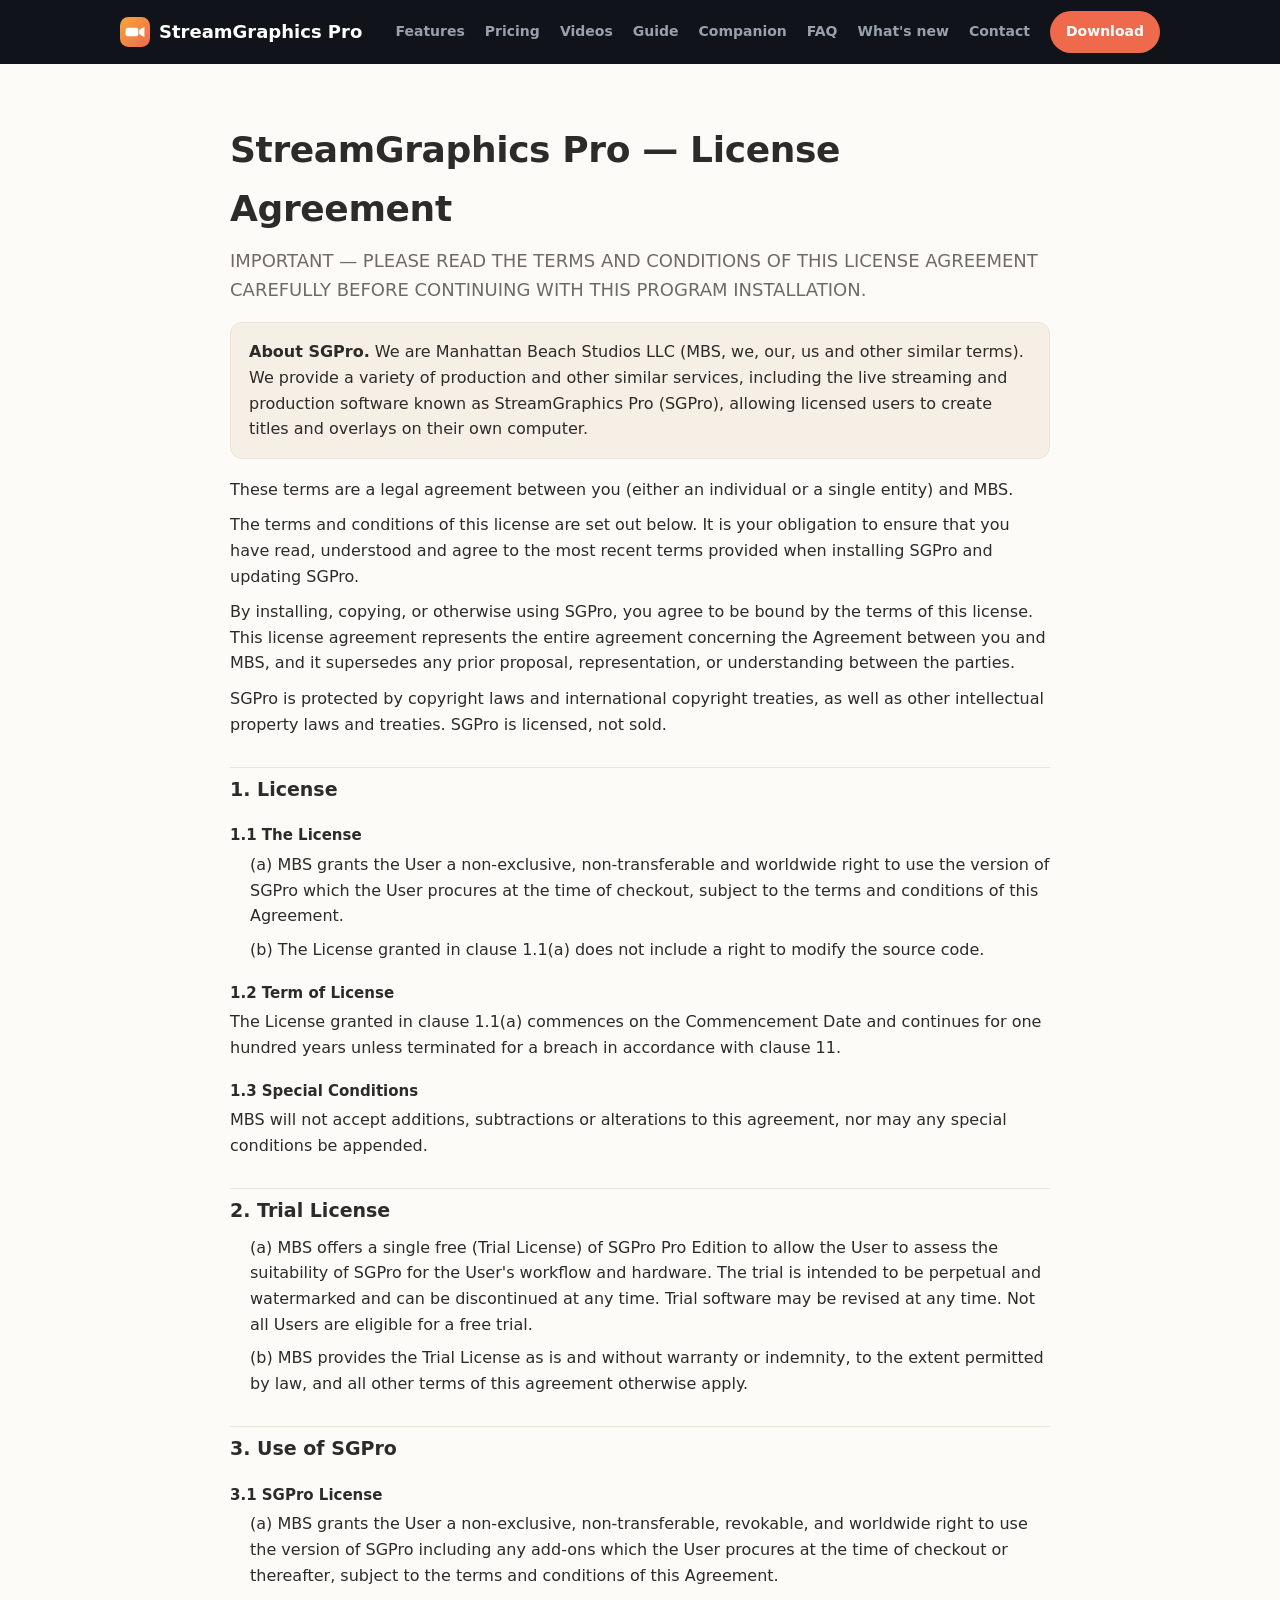
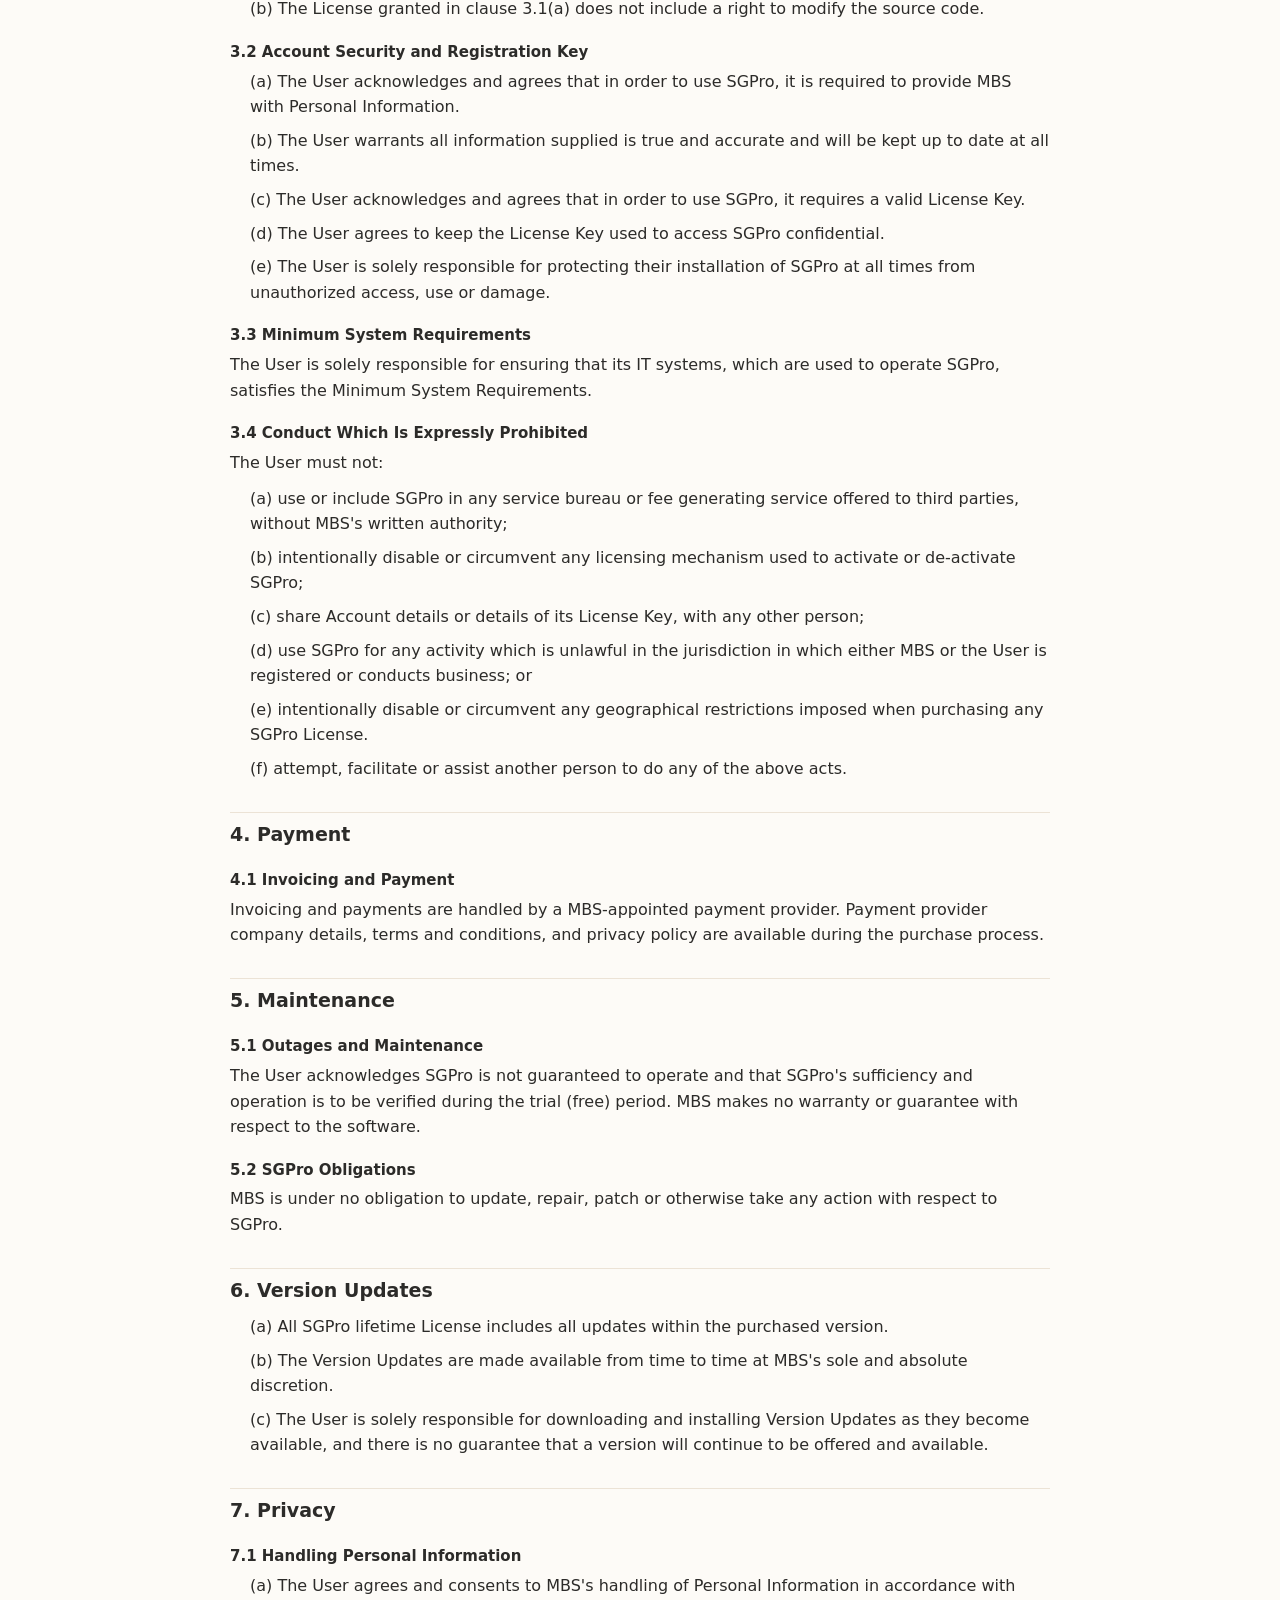
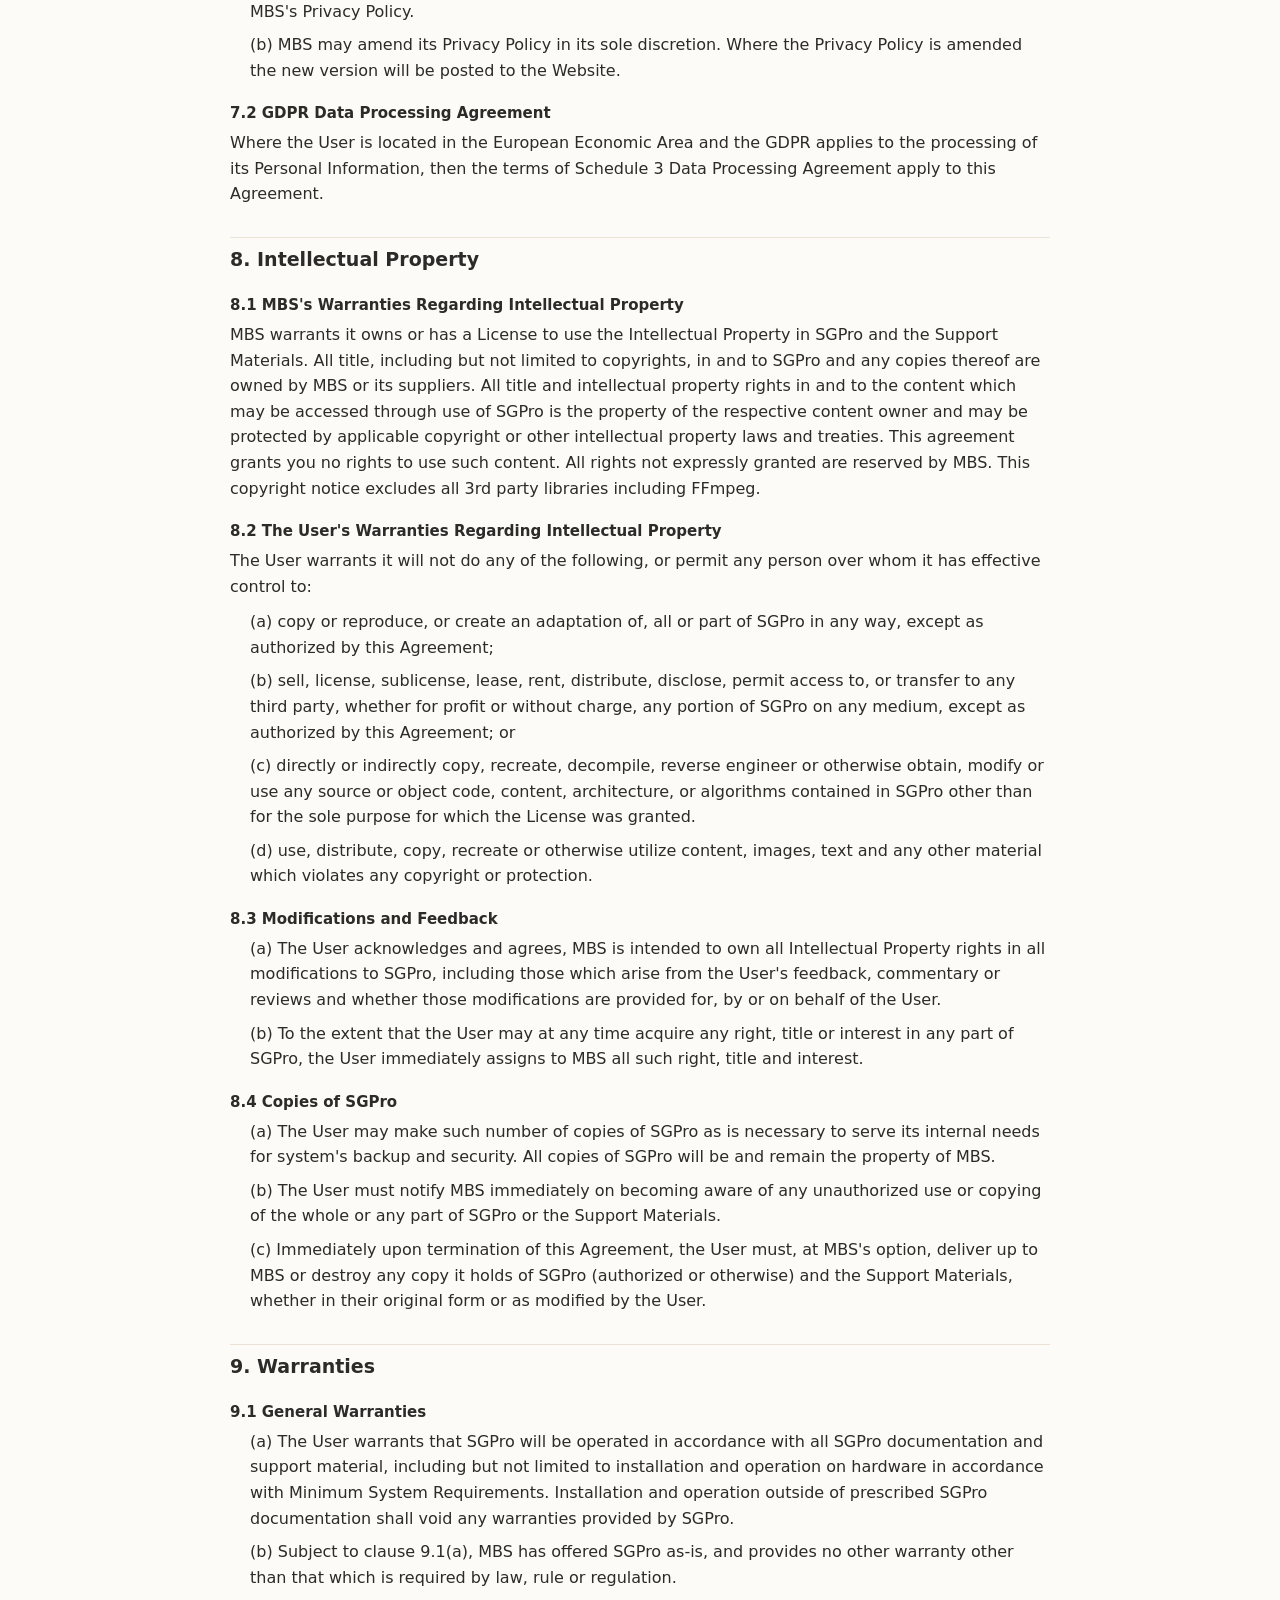
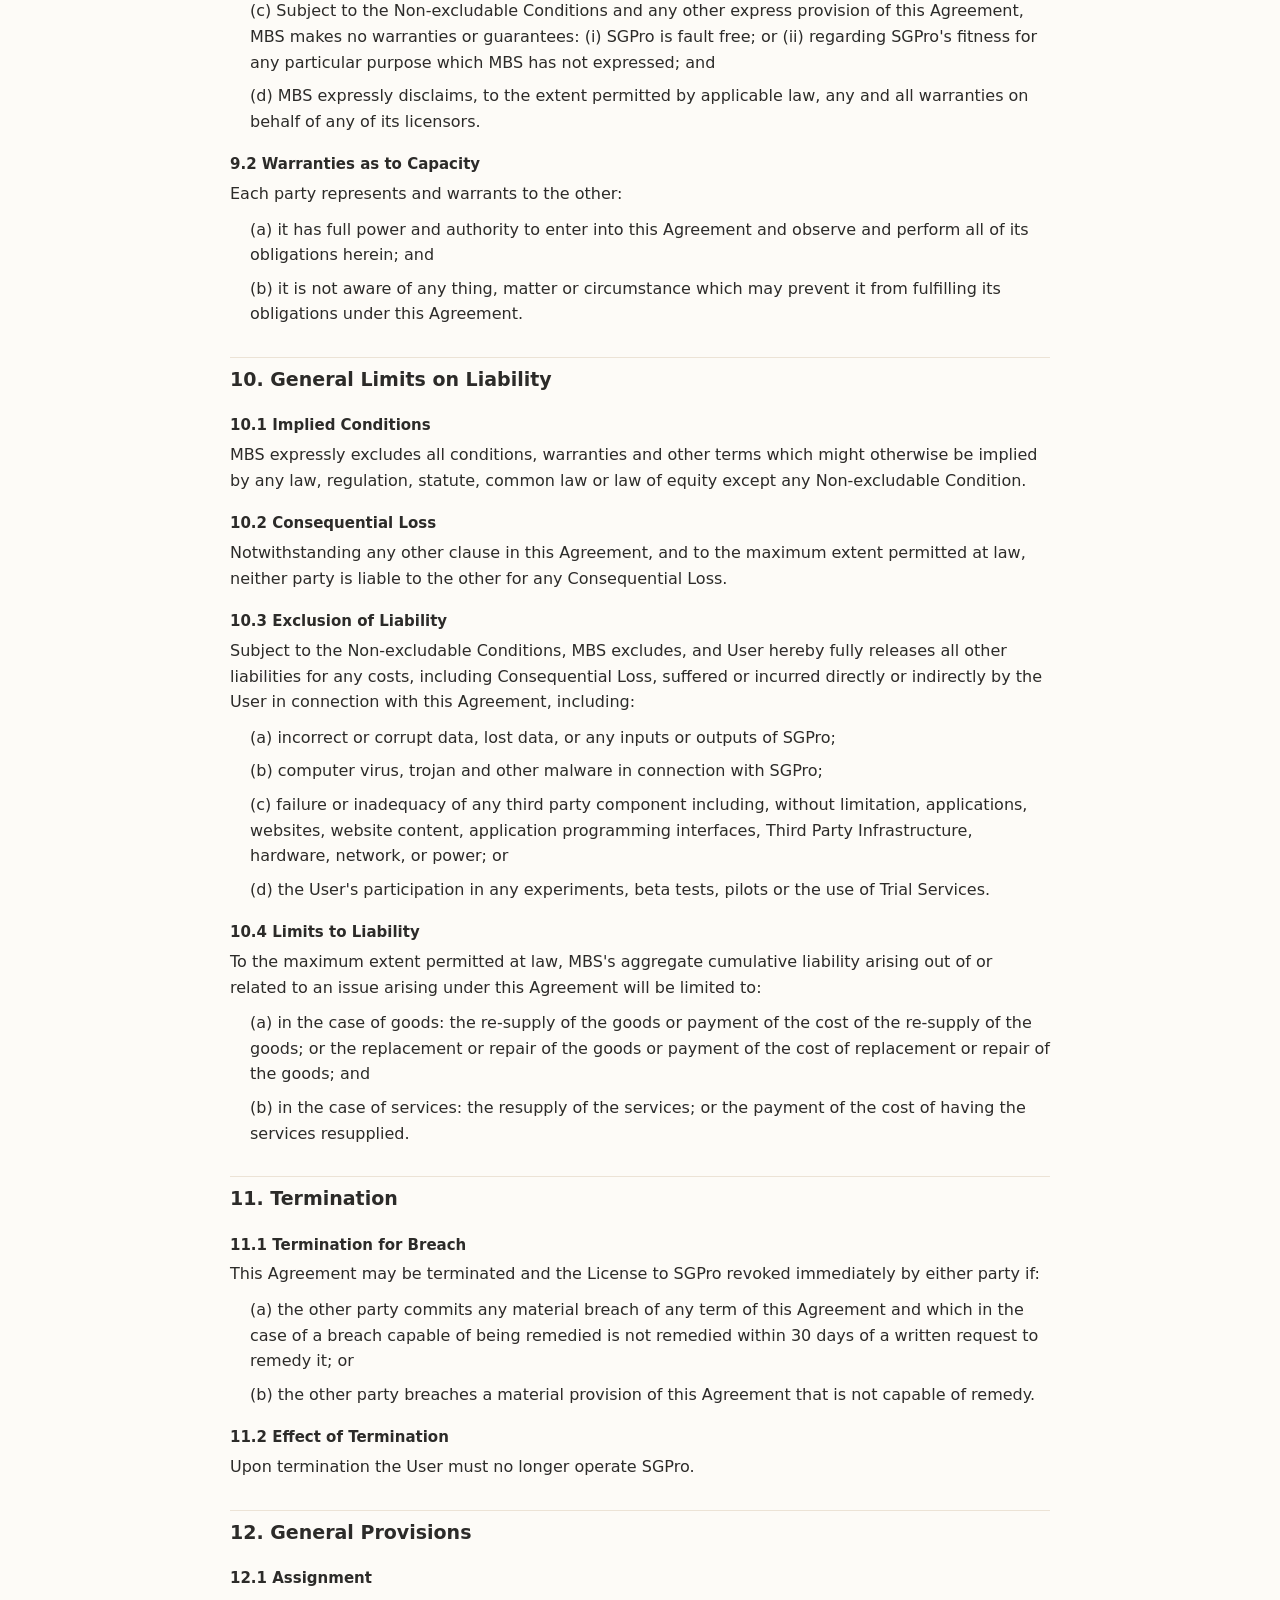
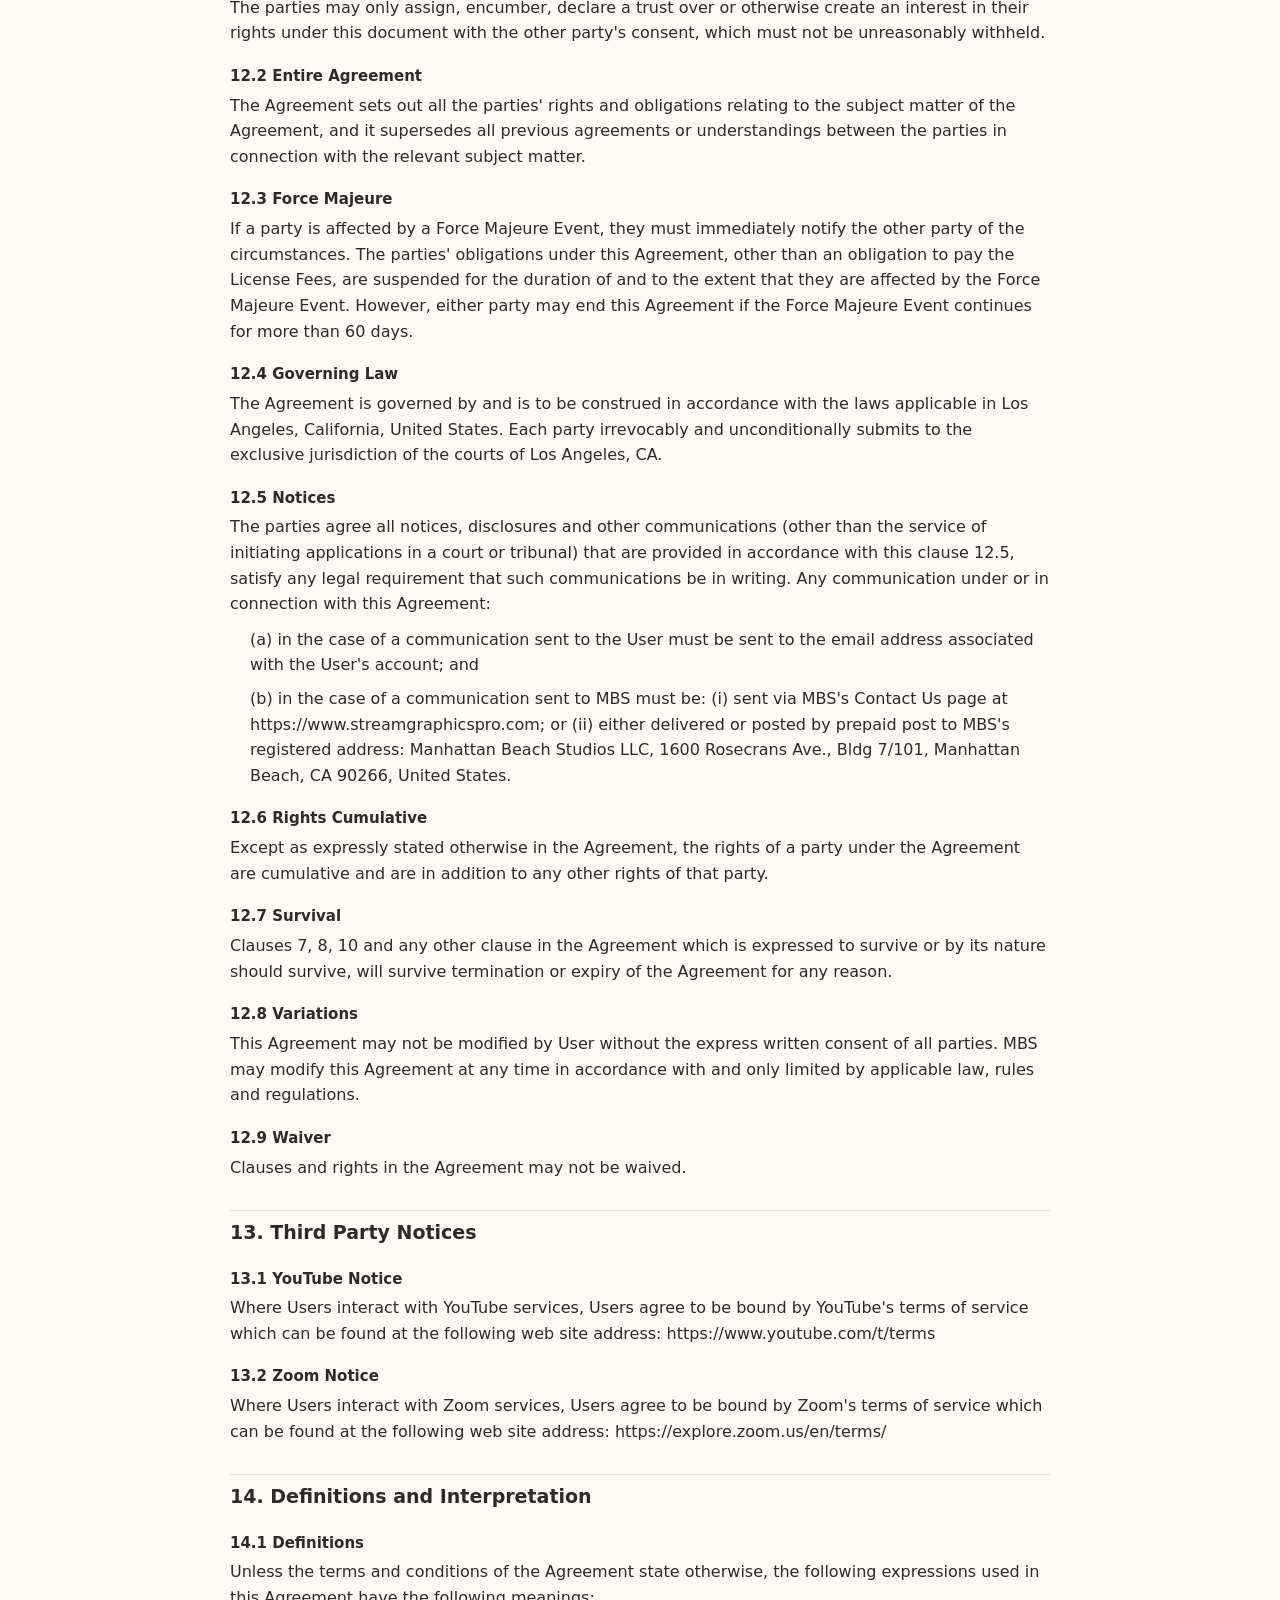
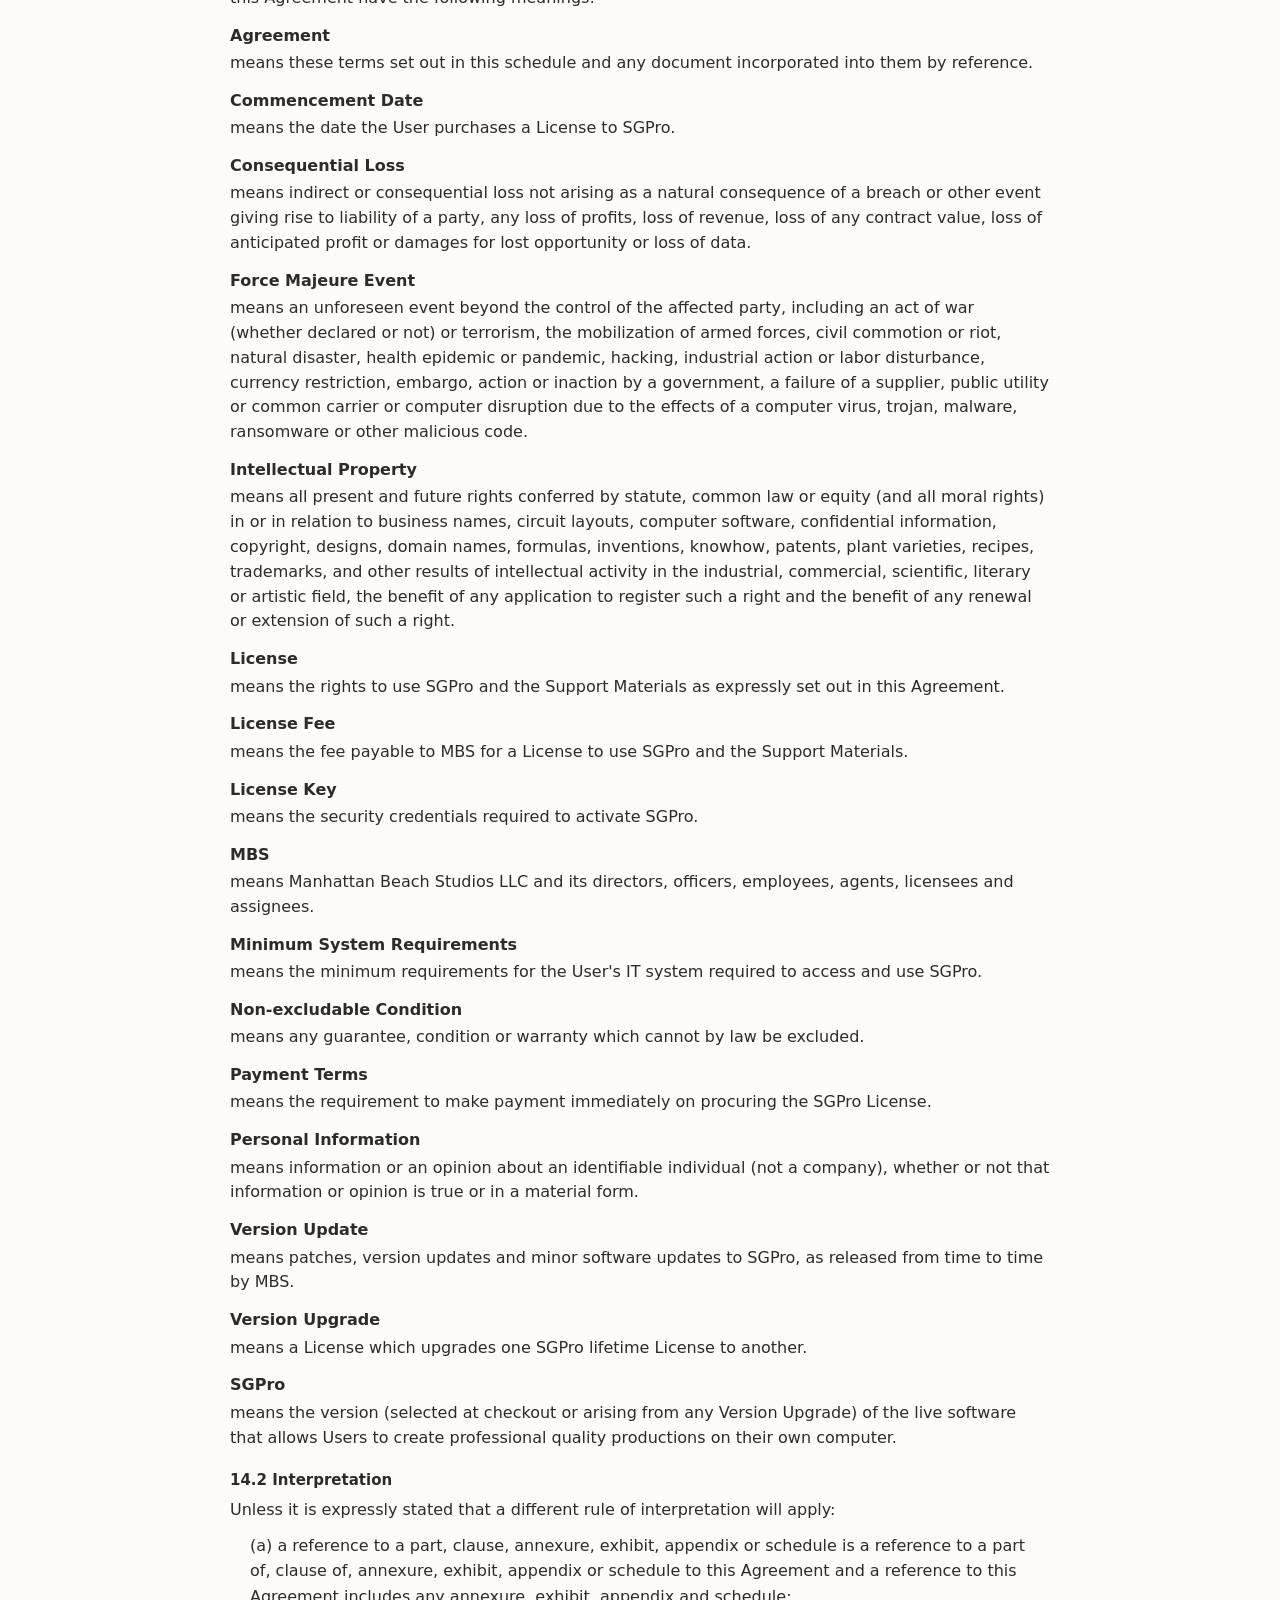
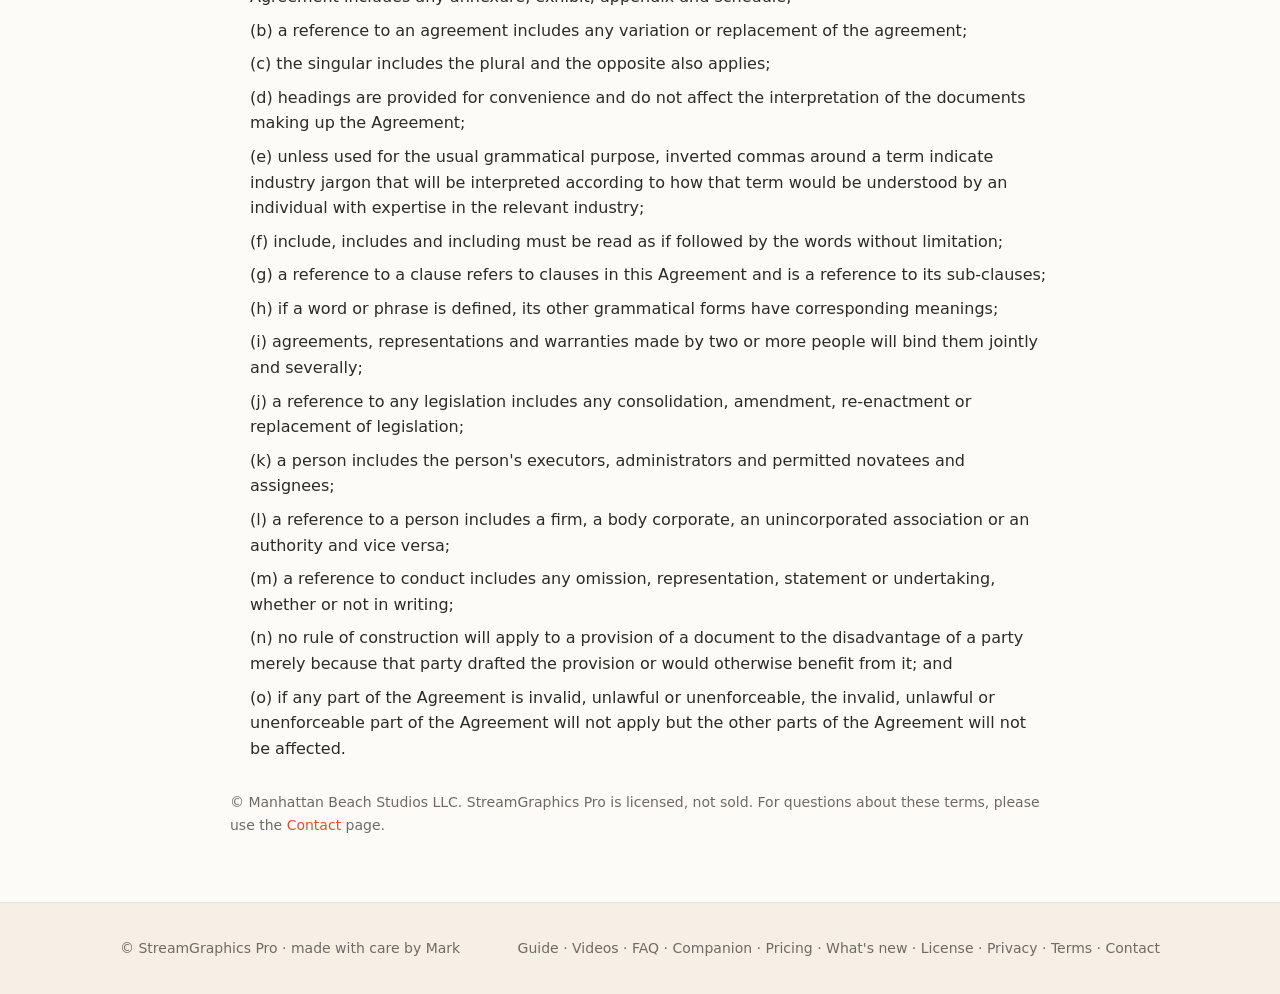
<file: eula.html>
<!doctype html>
<html lang="en">
<head>
<meta charset="utf-8">
<meta name="viewport" content="width=device-width, initial-scale=1">
<title>License Agreement (EULA) — StreamGraphics Pro</title>
<meta name="description" content="The StreamGraphics Pro End User License Agreement — the terms between you and Manhattan Beach Studios LLC.">
<link rel="icon" href="data:image/svg+xml,%3Csvg xmlns='http://www.w3.org/2000/svg' viewBox='0 0 64 64'%3E%3Ccircle cx='32' cy='32' r='30' fill='%23ef6a4c'/%3E%3C/svg%3E">
<link rel="stylesheet" href="site.css">
<style>
  .legal{max-width:820px;margin:0 auto}
  .legal .lead{margin-bottom:8px}
  .legal h3{font-size:19px;margin:30px 0 8px;padding-top:6px;border-top:1px solid var(--line)}
  .legal h4{font-size:15px;margin:18px 0 4px;color:var(--txt)}
  .legal p{margin:0 0 10px;line-height:1.6}
  .legal .cl{margin:0 0 8px;line-height:1.6;padding-left:20px}
  .legal .intro{background:var(--panel2);border:1px solid var(--line);border-radius:12px;padding:16px 18px;margin:18px 0}
  .legal .intro p{margin:0}
  .legal dl{margin:6px 0 0}
  .legal dt{font-weight:800;margin-top:12px}
  .legal dd{margin:2px 0 0 0;line-height:1.55}
  .legal .updated{color:var(--muted);font-size:14px}
</style>
</head>
<body>
<header class="nav"><div class="wrap">
  <a class="brand" href="index.html"><svg class="logomark" width="30" height="30" viewBox="0 0 32 32" aria-hidden="true" style="flex:none"><defs><linearGradient id="sgm" x1="0" y1="0" x2="1" y2="1"><stop offset="0" stop-color="#f4a63c"/><stop offset="1" stop-color="#ef6a4c"/></linearGradient></defs><rect width="32" height="32" rx="9" fill="url(#sgm)"/><rect x="6" y="11.5" width="13.5" height="9" rx="2.2" fill="#fff"/><path d="M20.5 13.8 L26 10.5 L26 21.5 L20.5 18.2 Z" fill="#fff"/></svg> StreamGraphics Pro</a>
  <button class="menubtn" onclick="document.getElementById('nv').classList.toggle('open')">☰</button>
  <nav id="nv">
    <a href="index.html#features">Features</a><a href="pricing.html">Pricing</a>
    <a href="tutorials.html">Videos</a><a href="docs.html">Guide</a><a href="companion.html">Companion</a><a href="faq.html">FAQ</a>
    <a href="release-notes.html">What's new</a><a href="contact.html">Contact</a><a class="navcta" href="get-started.php">Download</a>
  </nav>
</div></header>

<section><div class="wrap"><div class="legal">
  <h2>StreamGraphics Pro — License Agreement</h2>
  <p class="lead">IMPORTANT — PLEASE READ THE TERMS AND CONDITIONS OF THIS LICENSE AGREEMENT CAREFULLY BEFORE CONTINUING WITH THIS PROGRAM INSTALLATION.</p>

  <div class="intro">
    <p><b>About SGPro.</b> We are Manhattan Beach Studios LLC (MBS, we, our, us and other similar terms). We provide a variety of production and other similar services, including the live streaming and production software known as StreamGraphics Pro (SGPro), allowing licensed users to create titles and overlays on their own computer.</p>
  </div>

  <p>These terms are a legal agreement between you (either an individual or a single entity) and MBS.</p>
  <p>The terms and conditions of this license are set out below. It is your obligation to ensure that you have read, understood and agree to the most recent terms provided when installing SGPro and updating SGPro.</p>
  <p>By installing, copying, or otherwise using SGPro, you agree to be bound by the terms of this license. This license agreement represents the entire agreement concerning the Agreement between you and MBS, and it supersedes any prior proposal, representation, or understanding between the parties.</p>
  <p>SGPro is protected by copyright laws and international copyright treaties, as well as other intellectual property laws and treaties. SGPro is licensed, not sold.</p>

  <h3>1. License</h3>
  <h4>1.1 The License</h4>
  <p class="cl">(a) MBS grants the User a non-exclusive, non-transferable and worldwide right to use the version of SGPro which the User procures at the time of checkout, subject to the terms and conditions of this Agreement.</p>
  <p class="cl">(b) The License granted in clause 1.1(a) does not include a right to modify the source code.</p>
  <h4>1.2 Term of License</h4>
  <p>The License granted in clause 1.1(a) commences on the Commencement Date and continues for one hundred years unless terminated for a breach in accordance with clause 11.</p>
  <h4>1.3 Special Conditions</h4>
  <p>MBS will not accept additions, subtractions or alterations to this agreement, nor may any special conditions be appended.</p>

  <h3>2. Trial License</h3>
  <p class="cl">(a) MBS offers a single free (Trial License) of SGPro Pro Edition to allow the User to assess the suitability of SGPro for the User's workflow and hardware. The trial is intended to be perpetual and watermarked and can be discontinued at any time. Trial software may be revised at any time. Not all Users are eligible for a free trial.</p>
  <p class="cl">(b) MBS provides the Trial License as is and without warranty or indemnity, to the extent permitted by law, and all other terms of this agreement otherwise apply.</p>

  <h3>3. Use of SGPro</h3>
  <h4>3.1 SGPro License</h4>
  <p class="cl">(a) MBS grants the User a non-exclusive, non-transferable, revokable, and worldwide right to use the version of SGPro including any add-ons which the User procures at the time of checkout or thereafter, subject to the terms and conditions of this Agreement.</p>
  <p class="cl">(b) The License granted in clause 3.1(a) does not include a right to modify the source code.</p>
  <h4>3.2 Account Security and Registration Key</h4>
  <p class="cl">(a) The User acknowledges and agrees that in order to use SGPro, it is required to provide MBS with Personal Information.</p>
  <p class="cl">(b) The User warrants all information supplied is true and accurate and will be kept up to date at all times.</p>
  <p class="cl">(c) The User acknowledges and agrees that in order to use SGPro, it requires a valid License Key.</p>
  <p class="cl">(d) The User agrees to keep the License Key used to access SGPro confidential.</p>
  <p class="cl">(e) The User is solely responsible for protecting their installation of SGPro at all times from unauthorized access, use or damage.</p>
  <h4>3.3 Minimum System Requirements</h4>
  <p>The User is solely responsible for ensuring that its IT systems, which are used to operate SGPro, satisfies the Minimum System Requirements.</p>
  <h4>3.4 Conduct Which Is Expressly Prohibited</h4>
  <p>The User must not:</p>
  <p class="cl">(a) use or include SGPro in any service bureau or fee generating service offered to third parties, without MBS's written authority;</p>
  <p class="cl">(b) intentionally disable or circumvent any licensing mechanism used to activate or de-activate SGPro;</p>
  <p class="cl">(c) share Account details or details of its License Key, with any other person;</p>
  <p class="cl">(d) use SGPro for any activity which is unlawful in the jurisdiction in which either MBS or the User is registered or conducts business; or</p>
  <p class="cl">(e) intentionally disable or circumvent any geographical restrictions imposed when purchasing any SGPro License.</p>
  <p class="cl">(f) attempt, facilitate or assist another person to do any of the above acts.</p>

  <h3>4. Payment</h3>
  <h4>4.1 Invoicing and Payment</h4>
  <p>Invoicing and payments are handled by a MBS-appointed payment provider. Payment provider company details, terms and conditions, and privacy policy are available during the purchase process.</p>

  <h3>5. Maintenance</h3>
  <h4>5.1 Outages and Maintenance</h4>
  <p>The User acknowledges SGPro is not guaranteed to operate and that SGPro's sufficiency and operation is to be verified during the trial (free) period. MBS makes no warranty or guarantee with respect to the software.</p>
  <h4>5.2 SGPro Obligations</h4>
  <p>MBS is under no obligation to update, repair, patch or otherwise take any action with respect to SGPro.</p>

  <h3>6. Version Updates</h3>
  <p class="cl">(a) All SGPro lifetime License includes all updates within the purchased version.</p>
  <p class="cl">(b) The Version Updates are made available from time to time at MBS's sole and absolute discretion.</p>
  <p class="cl">(c) The User is solely responsible for downloading and installing Version Updates as they become available, and there is no guarantee that a version will continue to be offered and available.</p>

  <h3>7. Privacy</h3>
  <h4>7.1 Handling Personal Information</h4>
  <p class="cl">(a) The User agrees and consents to MBS's handling of Personal Information in accordance with MBS's Privacy Policy.</p>
  <p class="cl">(b) MBS may amend its Privacy Policy in its sole discretion. Where the Privacy Policy is amended the new version will be posted to the Website.</p>
  <h4>7.2 GDPR Data Processing Agreement</h4>
  <p>Where the User is located in the European Economic Area and the GDPR applies to the processing of its Personal Information, then the terms of Schedule 3 Data Processing Agreement apply to this Agreement.</p>

  <h3>8. Intellectual Property</h3>
  <h4>8.1 MBS's Warranties Regarding Intellectual Property</h4>
  <p>MBS warrants it owns or has a License to use the Intellectual Property in SGPro and the Support Materials. All title, including but not limited to copyrights, in and to SGPro and any copies thereof are owned by MBS or its suppliers. All title and intellectual property rights in and to the content which may be accessed through use of SGPro is the property of the respective content owner and may be protected by applicable copyright or other intellectual property laws and treaties. This agreement grants you no rights to use such content. All rights not expressly granted are reserved by MBS. This copyright notice excludes all 3rd party libraries including FFmpeg.</p>
  <h4>8.2 The User's Warranties Regarding Intellectual Property</h4>
  <p>The User warrants it will not do any of the following, or permit any person over whom it has effective control to:</p>
  <p class="cl">(a) copy or reproduce, or create an adaptation of, all or part of SGPro in any way, except as authorized by this Agreement;</p>
  <p class="cl">(b) sell, license, sublicense, lease, rent, distribute, disclose, permit access to, or transfer to any third party, whether for profit or without charge, any portion of SGPro on any medium, except as authorized by this Agreement; or</p>
  <p class="cl">(c) directly or indirectly copy, recreate, decompile, reverse engineer or otherwise obtain, modify or use any source or object code, content, architecture, or algorithms contained in SGPro other than for the sole purpose for which the License was granted.</p>
  <p class="cl">(d) use, distribute, copy, recreate or otherwise utilize content, images, text and any other material which violates any copyright or protection.</p>
  <h4>8.3 Modifications and Feedback</h4>
  <p class="cl">(a) The User acknowledges and agrees, MBS is intended to own all Intellectual Property rights in all modifications to SGPro, including those which arise from the User's feedback, commentary or reviews and whether those modifications are provided for, by or on behalf of the User.</p>
  <p class="cl">(b) To the extent that the User may at any time acquire any right, title or interest in any part of SGPro, the User immediately assigns to MBS all such right, title and interest.</p>
  <h4>8.4 Copies of SGPro</h4>
  <p class="cl">(a) The User may make such number of copies of SGPro as is necessary to serve its internal needs for system's backup and security. All copies of SGPro will be and remain the property of MBS.</p>
  <p class="cl">(b) The User must notify MBS immediately on becoming aware of any unauthorized use or copying of the whole or any part of SGPro or the Support Materials.</p>
  <p class="cl">(c) Immediately upon termination of this Agreement, the User must, at MBS's option, deliver up to MBS or destroy any copy it holds of SGPro (authorized or otherwise) and the Support Materials, whether in their original form or as modified by the User.</p>

  <h3>9. Warranties</h3>
  <h4>9.1 General Warranties</h4>
  <p class="cl">(a) The User warrants that SGPro will be operated in accordance with all SGPro documentation and support material, including but not limited to installation and operation on hardware in accordance with Minimum System Requirements. Installation and operation outside of prescribed SGPro documentation shall void any warranties provided by SGPro.</p>
  <p class="cl">(b) Subject to clause 9.1(a), MBS has offered SGPro as-is, and provides no other warranty other than that which is required by law, rule or regulation.</p>
  <p class="cl">(c) Subject to the Non-excludable Conditions and any other express provision of this Agreement, MBS makes no warranties or guarantees: (i) SGPro is fault free; or (ii) regarding SGPro's fitness for any particular purpose which MBS has not expressed; and</p>
  <p class="cl">(d) MBS expressly disclaims, to the extent permitted by applicable law, any and all warranties on behalf of any of its licensors.</p>
  <h4>9.2 Warranties as to Capacity</h4>
  <p>Each party represents and warrants to the other:</p>
  <p class="cl">(a) it has full power and authority to enter into this Agreement and observe and perform all of its obligations herein; and</p>
  <p class="cl">(b) it is not aware of any thing, matter or circumstance which may prevent it from fulfilling its obligations under this Agreement.</p>

  <h3>10. General Limits on Liability</h3>
  <h4>10.1 Implied Conditions</h4>
  <p>MBS expressly excludes all conditions, warranties and other terms which might otherwise be implied by any law, regulation, statute, common law or law of equity except any Non-excludable Condition.</p>
  <h4>10.2 Consequential Loss</h4>
  <p>Notwithstanding any other clause in this Agreement, and to the maximum extent permitted at law, neither party is liable to the other for any Consequential Loss.</p>
  <h4>10.3 Exclusion of Liability</h4>
  <p>Subject to the Non-excludable Conditions, MBS excludes, and User hereby fully releases all other liabilities for any costs, including Consequential Loss, suffered or incurred directly or indirectly by the User in connection with this Agreement, including:</p>
  <p class="cl">(a) incorrect or corrupt data, lost data, or any inputs or outputs of SGPro;</p>
  <p class="cl">(b) computer virus, trojan and other malware in connection with SGPro;</p>
  <p class="cl">(c) failure or inadequacy of any third party component including, without limitation, applications, websites, website content, application programming interfaces, Third Party Infrastructure, hardware, network, or power; or</p>
  <p class="cl">(d) the User's participation in any experiments, beta tests, pilots or the use of Trial Services.</p>
  <h4>10.4 Limits to Liability</h4>
  <p>To the maximum extent permitted at law, MBS's aggregate cumulative liability arising out of or related to an issue arising under this Agreement will be limited to:</p>
  <p class="cl">(a) in the case of goods: the re-supply of the goods or payment of the cost of the re-supply of the goods; or the replacement or repair of the goods or payment of the cost of replacement or repair of the goods; and</p>
  <p class="cl">(b) in the case of services: the resupply of the services; or the payment of the cost of having the services resupplied.</p>

  <h3>11. Termination</h3>
  <h4>11.1 Termination for Breach</h4>
  <p>This Agreement may be terminated and the License to SGPro revoked immediately by either party if:</p>
  <p class="cl">(a) the other party commits any material breach of any term of this Agreement and which in the case of a breach capable of being remedied is not remedied within 30 days of a written request to remedy it; or</p>
  <p class="cl">(b) the other party breaches a material provision of this Agreement that is not capable of remedy.</p>
  <h4>11.2 Effect of Termination</h4>
  <p>Upon termination the User must no longer operate SGPro.</p>

  <h3>12. General Provisions</h3>
  <h4>12.1 Assignment</h4>
  <p>The parties may only assign, encumber, declare a trust over or otherwise create an interest in their rights under this document with the other party's consent, which must not be unreasonably withheld.</p>
  <h4>12.2 Entire Agreement</h4>
  <p>The Agreement sets out all the parties' rights and obligations relating to the subject matter of the Agreement, and it supersedes all previous agreements or understandings between the parties in connection with the relevant subject matter.</p>
  <h4>12.3 Force Majeure</h4>
  <p>If a party is affected by a Force Majeure Event, they must immediately notify the other party of the circumstances. The parties' obligations under this Agreement, other than an obligation to pay the License Fees, are suspended for the duration of and to the extent that they are affected by the Force Majeure Event. However, either party may end this Agreement if the Force Majeure Event continues for more than 60 days.</p>
  <h4>12.4 Governing Law</h4>
  <p>The Agreement is governed by and is to be construed in accordance with the laws applicable in Los Angeles, California, United States. Each party irrevocably and unconditionally submits to the exclusive jurisdiction of the courts of Los Angeles, CA.</p>
  <h4>12.5 Notices</h4>
  <p>The parties agree all notices, disclosures and other communications (other than the service of initiating applications in a court or tribunal) that are provided in accordance with this clause 12.5, satisfy any legal requirement that such communications be in writing. Any communication under or in connection with this Agreement:</p>
  <p class="cl">(a) in the case of a communication sent to the User must be sent to the email address associated with the User's account; and</p>
  <p class="cl">(b) in the case of a communication sent to MBS must be: (i) sent via MBS's Contact Us page at https://www.streamgraphicspro.com; or (ii) either delivered or posted by prepaid post to MBS's registered address: Manhattan Beach Studios LLC, 1600 Rosecrans Ave., Bldg 7/101, Manhattan Beach, CA 90266, United States.</p>
  <h4>12.6 Rights Cumulative</h4>
  <p>Except as expressly stated otherwise in the Agreement, the rights of a party under the Agreement are cumulative and are in addition to any other rights of that party.</p>
  <h4>12.7 Survival</h4>
  <p>Clauses 7, 8, 10 and any other clause in the Agreement which is expressed to survive or by its nature should survive, will survive termination or expiry of the Agreement for any reason.</p>
  <h4>12.8 Variations</h4>
  <p>This Agreement may not be modified by User without the express written consent of all parties. MBS may modify this Agreement at any time in accordance with and only limited by applicable law, rules and regulations.</p>
  <h4>12.9 Waiver</h4>
  <p>Clauses and rights in the Agreement may not be waived.</p>

  <h3>13. Third Party Notices</h3>
  <h4>13.1 YouTube Notice</h4>
  <p>Where Users interact with YouTube services, Users agree to be bound by YouTube's terms of service which can be found at the following web site address: https://www.youtube.com/t/terms</p>
  <h4>13.2 Zoom Notice</h4>
  <p>Where Users interact with Zoom services, Users agree to be bound by Zoom's terms of service which can be found at the following web site address: https://explore.zoom.us/en/terms/</p>

  <h3>14. Definitions and Interpretation</h3>
  <h4>14.1 Definitions</h4>
  <p>Unless the terms and conditions of the Agreement state otherwise, the following expressions used in this Agreement have the following meanings:</p>
  <dl>
    <dt>Agreement</dt><dd>means these terms set out in this schedule and any document incorporated into them by reference.</dd>
    <dt>Commencement Date</dt><dd>means the date the User purchases a License to SGPro.</dd>
    <dt>Consequential Loss</dt><dd>means indirect or consequential loss not arising as a natural consequence of a breach or other event giving rise to liability of a party, any loss of profits, loss of revenue, loss of any contract value, loss of anticipated profit or damages for lost opportunity or loss of data.</dd>
    <dt>Force Majeure Event</dt><dd>means an unforeseen event beyond the control of the affected party, including an act of war (whether declared or not) or terrorism, the mobilization of armed forces, civil commotion or riot, natural disaster, health epidemic or pandemic, hacking, industrial action or labor disturbance, currency restriction, embargo, action or inaction by a government, a failure of a supplier, public utility or common carrier or computer disruption due to the effects of a computer virus, trojan, malware, ransomware or other malicious code.</dd>
    <dt>Intellectual Property</dt><dd>means all present and future rights conferred by statute, common law or equity (and all moral rights) in or in relation to business names, circuit layouts, computer software, confidential information, copyright, designs, domain names, formulas, inventions, knowhow, patents, plant varieties, recipes, trademarks, and other results of intellectual activity in the industrial, commercial, scientific, literary or artistic field, the benefit of any application to register such a right and the benefit of any renewal or extension of such a right.</dd>
    <dt>License</dt><dd>means the rights to use SGPro and the Support Materials as expressly set out in this Agreement.</dd>
    <dt>License Fee</dt><dd>means the fee payable to MBS for a License to use SGPro and the Support Materials.</dd>
    <dt>License Key</dt><dd>means the security credentials required to activate SGPro.</dd>
    <dt>MBS</dt><dd>means Manhattan Beach Studios LLC and its directors, officers, employees, agents, licensees and assignees.</dd>
    <dt>Minimum System Requirements</dt><dd>means the minimum requirements for the User's IT system required to access and use SGPro.</dd>
    <dt>Non-excludable Condition</dt><dd>means any guarantee, condition or warranty which cannot by law be excluded.</dd>
    <dt>Payment Terms</dt><dd>means the requirement to make payment immediately on procuring the SGPro License.</dd>
    <dt>Personal Information</dt><dd>means information or an opinion about an identifiable individual (not a company), whether or not that information or opinion is true or in a material form.</dd>
    <dt>Version Update</dt><dd>means patches, version updates and minor software updates to SGPro, as released from time to time by MBS.</dd>
    <dt>Version Upgrade</dt><dd>means a License which upgrades one SGPro lifetime License to another.</dd>
    <dt>SGPro</dt><dd>means the version (selected at checkout or arising from any Version Upgrade) of the live software that allows Users to create professional quality productions on their own computer.</dd>
  </dl>
  <h4>14.2 Interpretation</h4>
  <p>Unless it is expressly stated that a different rule of interpretation will apply:</p>
  <p class="cl">(a) a reference to a part, clause, annexure, exhibit, appendix or schedule is a reference to a part of, clause of, annexure, exhibit, appendix or schedule to this Agreement and a reference to this Agreement includes any annexure, exhibit, appendix and schedule;</p>
  <p class="cl">(b) a reference to an agreement includes any variation or replacement of the agreement;</p>
  <p class="cl">(c) the singular includes the plural and the opposite also applies;</p>
  <p class="cl">(d) headings are provided for convenience and do not affect the interpretation of the documents making up the Agreement;</p>
  <p class="cl">(e) unless used for the usual grammatical purpose, inverted commas around a term indicate industry jargon that will be interpreted according to how that term would be understood by an individual with expertise in the relevant industry;</p>
  <p class="cl">(f) include, includes and including must be read as if followed by the words without limitation;</p>
  <p class="cl">(g) a reference to a clause refers to clauses in this Agreement and is a reference to its sub-clauses;</p>
  <p class="cl">(h) if a word or phrase is defined, its other grammatical forms have corresponding meanings;</p>
  <p class="cl">(i) agreements, representations and warranties made by two or more people will bind them jointly and severally;</p>
  <p class="cl">(j) a reference to any legislation includes any consolidation, amendment, re-enactment or replacement of legislation;</p>
  <p class="cl">(k) a person includes the person's executors, administrators and permitted novatees and assignees;</p>
  <p class="cl">(l) a reference to a person includes a firm, a body corporate, an unincorporated association or an authority and vice versa;</p>
  <p class="cl">(m) a reference to conduct includes any omission, representation, statement or undertaking, whether or not in writing;</p>
  <p class="cl">(n) no rule of construction will apply to a provision of a document to the disadvantage of a party merely because that party drafted the provision or would otherwise benefit from it; and</p>
  <p class="cl">(o) if any part of the Agreement is invalid, unlawful or unenforceable, the invalid, unlawful or unenforceable part of the Agreement will not apply but the other parts of the Agreement will not be affected.</p>

  <p class="updated" style="margin-top:30px">© Manhattan Beach Studios LLC. StreamGraphics Pro is licensed, not sold. For questions about these terms, please use the <a href="contact.html">Contact</a> page.</p>
</div></div></section>

<footer><div class="wrap"><div>© StreamGraphics Pro · made with care by Mark</div><div><a href="docs.html">Guide</a> · <a href="tutorials.html">Videos</a> · <a href="faq.html">FAQ</a> · <a href="companion.html">Companion</a> · <a href="pricing.html">Pricing</a> · <a href="release-notes.html">What's new</a> · <a href="eula.html">License</a> · <a href="privacy.html">Privacy</a> · <a href="terms.html">Terms</a> · <a href="contact.html">Contact</a></div></div></footer>
</body>
</html>
</file>
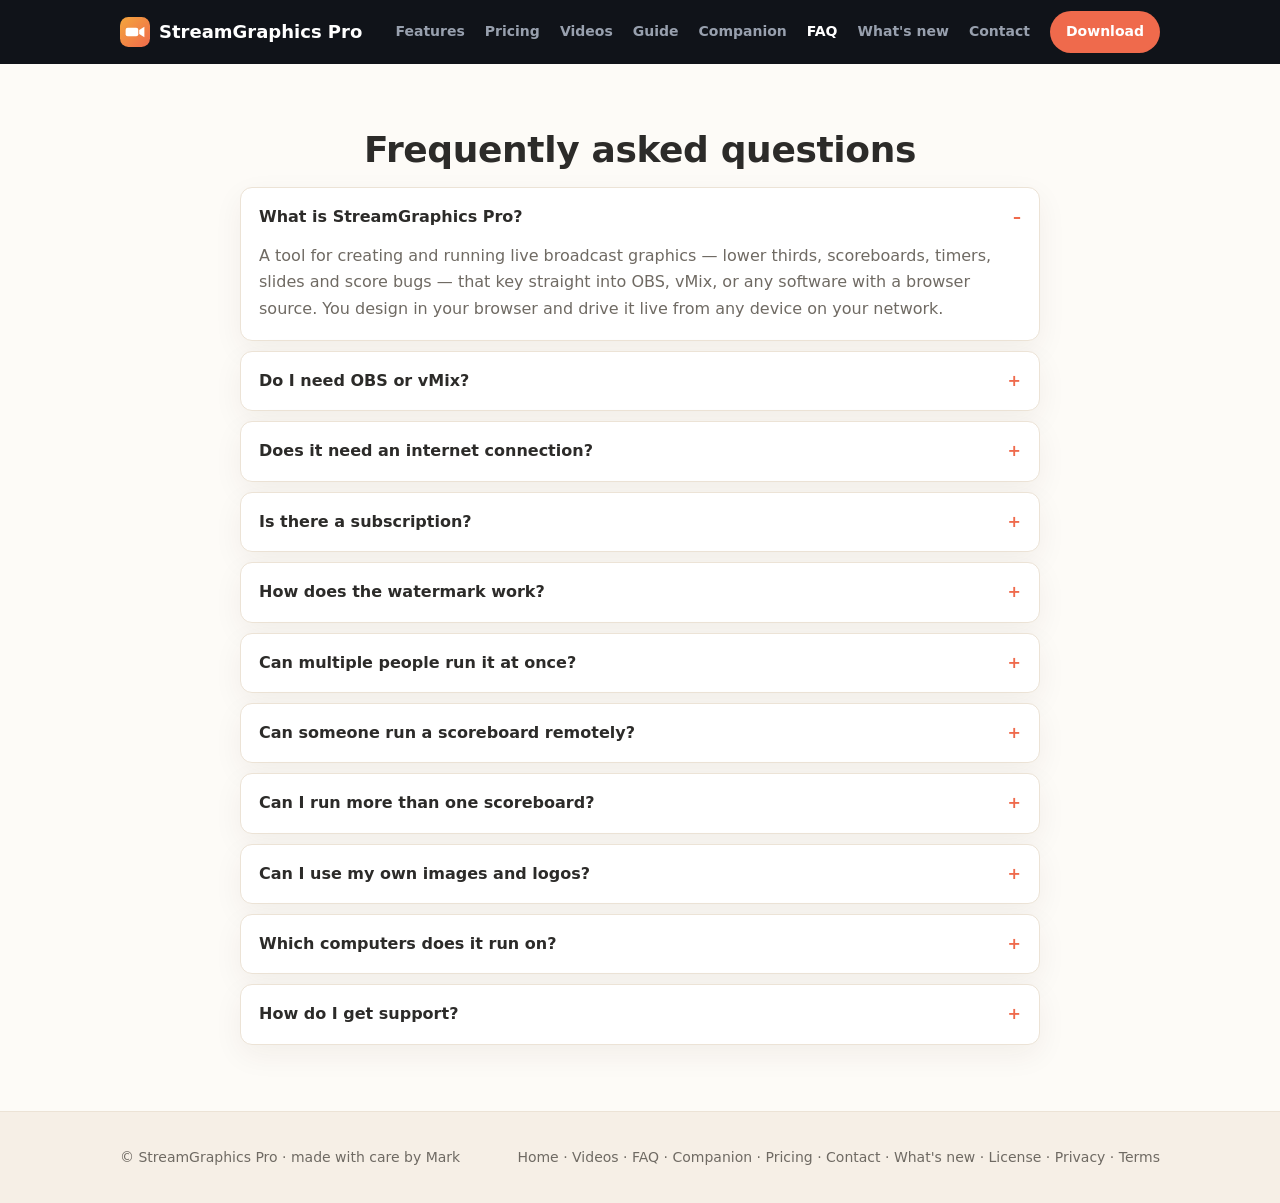
<file: faq.html>
<!doctype html>
<html lang="en">
<head>
<meta charset="utf-8">
<meta name="viewport" content="width=device-width, initial-scale=1">
<title>FAQ — StreamGraphics Pro</title>
<link rel="icon" href="data:image/svg+xml,%3Csvg xmlns='http://www.w3.org/2000/svg' viewBox='0 0 64 64'%3E%3Ccircle cx='32' cy='32' r='30' fill='%23ef6a4c'/%3E%3C/svg%3E">
<link rel="stylesheet" href="site.css">
</head>
<body>
<header class="nav"><div class="wrap">
  <a class="brand" href="index.html"><svg class="logomark" width="30" height="30" viewBox="0 0 32 32" aria-hidden="true" style="flex:none"><defs><linearGradient id="sgm" x1="0" y1="0" x2="1" y2="1"><stop offset="0" stop-color="#f4a63c"/><stop offset="1" stop-color="#ef6a4c"/></linearGradient></defs><rect width="32" height="32" rx="9" fill="url(#sgm)"/><rect x="6" y="11.5" width="13.5" height="9" rx="2.2" fill="#fff"/><path d="M20.5 13.8 L26 10.5 L26 21.5 L20.5 18.2 Z" fill="#fff"/></svg> StreamGraphics Pro</a>
  <button class="menubtn" onclick="document.getElementById('nv').classList.toggle('open')">☰</button>
  <nav id="nv">
    <a href="index.html#features">Features</a><a href="pricing.html">Pricing</a>
    <a href="tutorials.html">Videos</a><a href="docs.html">Guide</a><a href="companion.html">Companion</a><a href="faq.html" class="on">FAQ</a>
    <a href="release-notes.html">What's new</a><a href="contact.html">Contact</a><a class="navcta" href="get-started.php">Download</a>
  </nav>
</div></header>

<section><div class="wrap">
  <div class="center"><h2>Frequently asked questions</h2></div>
  <div class="faq">
    <details open><summary>What is StreamGraphics Pro?</summary><p>A tool for creating and running live broadcast graphics — lower thirds, scoreboards, timers, slides and score bugs — that key straight into OBS, vMix, or any software with a browser source. You design in your browser and drive it live from any device on your network.</p></details>
    <details><summary>Do I need OBS or vMix?</summary><p>You need something that can show a web page as a video source — OBS (Browser Source), vMix (Web Browser input), or similar. You can also feed a chroma-colour version to a hardware switcher, or use full-screen graphics directly.</p></details>
    <details><summary>Does it need an internet connection?</summary><p>No. The app runs entirely on your own computer over your local network — perfect for venues with spotty internet. (The optional Remote Scoreboard add-on is the one feature that uses the internet.)</p></details>
    <details><summary>Is there a subscription?</summary><p>No monthly fee. It's free to use with a small watermark, and a one-time upgrade removes the watermark and unlocks the pro features. Add-ons are optional.</p></details>
    <details><summary>How does the watermark work?</summary><p>The free version shows a small "StreamGraphics Pro" mark in the corner of the output. Enter a license key and it disappears — the control panels are never watermarked.</p></details>
    <details><summary>Can multiple people run it at once?</summary><p>Yes. Anyone on the same network can open a control panel — e.g. a scorer on a tablet and a director on a laptop — and everything stays in sync in real time.</p></details>
    <details><summary>Can someone run a scoreboard remotely?</summary><p>Same-network is built in. For an operator in another location, the optional Remote Scoreboard add-on connects them over the internet with no networking setup.</p></details>
    <details><summary>Can I run more than one scoreboard?</summary><p>Yes — create as many independent boards (courts) as you need from one app, each with its own output and scorer.</p></details>
    <details><summary>Can I use my own images and logos?</summary><p>Yes. Upload images right in the app (organised by show/event), or drive different images per row from a spreadsheet.</p></details>
    <details><summary>Which computers does it run on?</summary><p>Windows and Mac.</p></details>
    <details><summary>How do I get support?</summary><p>Start with the <a href="docs.html">guide</a> and <a href="tutorials.html">videos</a>. Still stuck? Email me any time at <a href="mailto:mark@streamgraphicspro.com">mark@streamgraphicspro.com</a> — real person here, happy to help.</p></details>
  </div>
</div></section>

<footer><div class="wrap"><div>© StreamGraphics Pro · made with care by Mark</div><div><a href="index.html">Home</a> · <a href="tutorials.html">Videos</a> · <a href="faq.html">FAQ</a> · <a href="companion.html">Companion</a> · <a href="pricing.html">Pricing</a> · <a href="contact.html">Contact</a> · <a href="release-notes.html">What's new</a> · <a href="eula.html">License</a> · <a href="privacy.html">Privacy</a> · <a href="terms.html">Terms</a></div></div></footer>
</body>
</html>
</file>
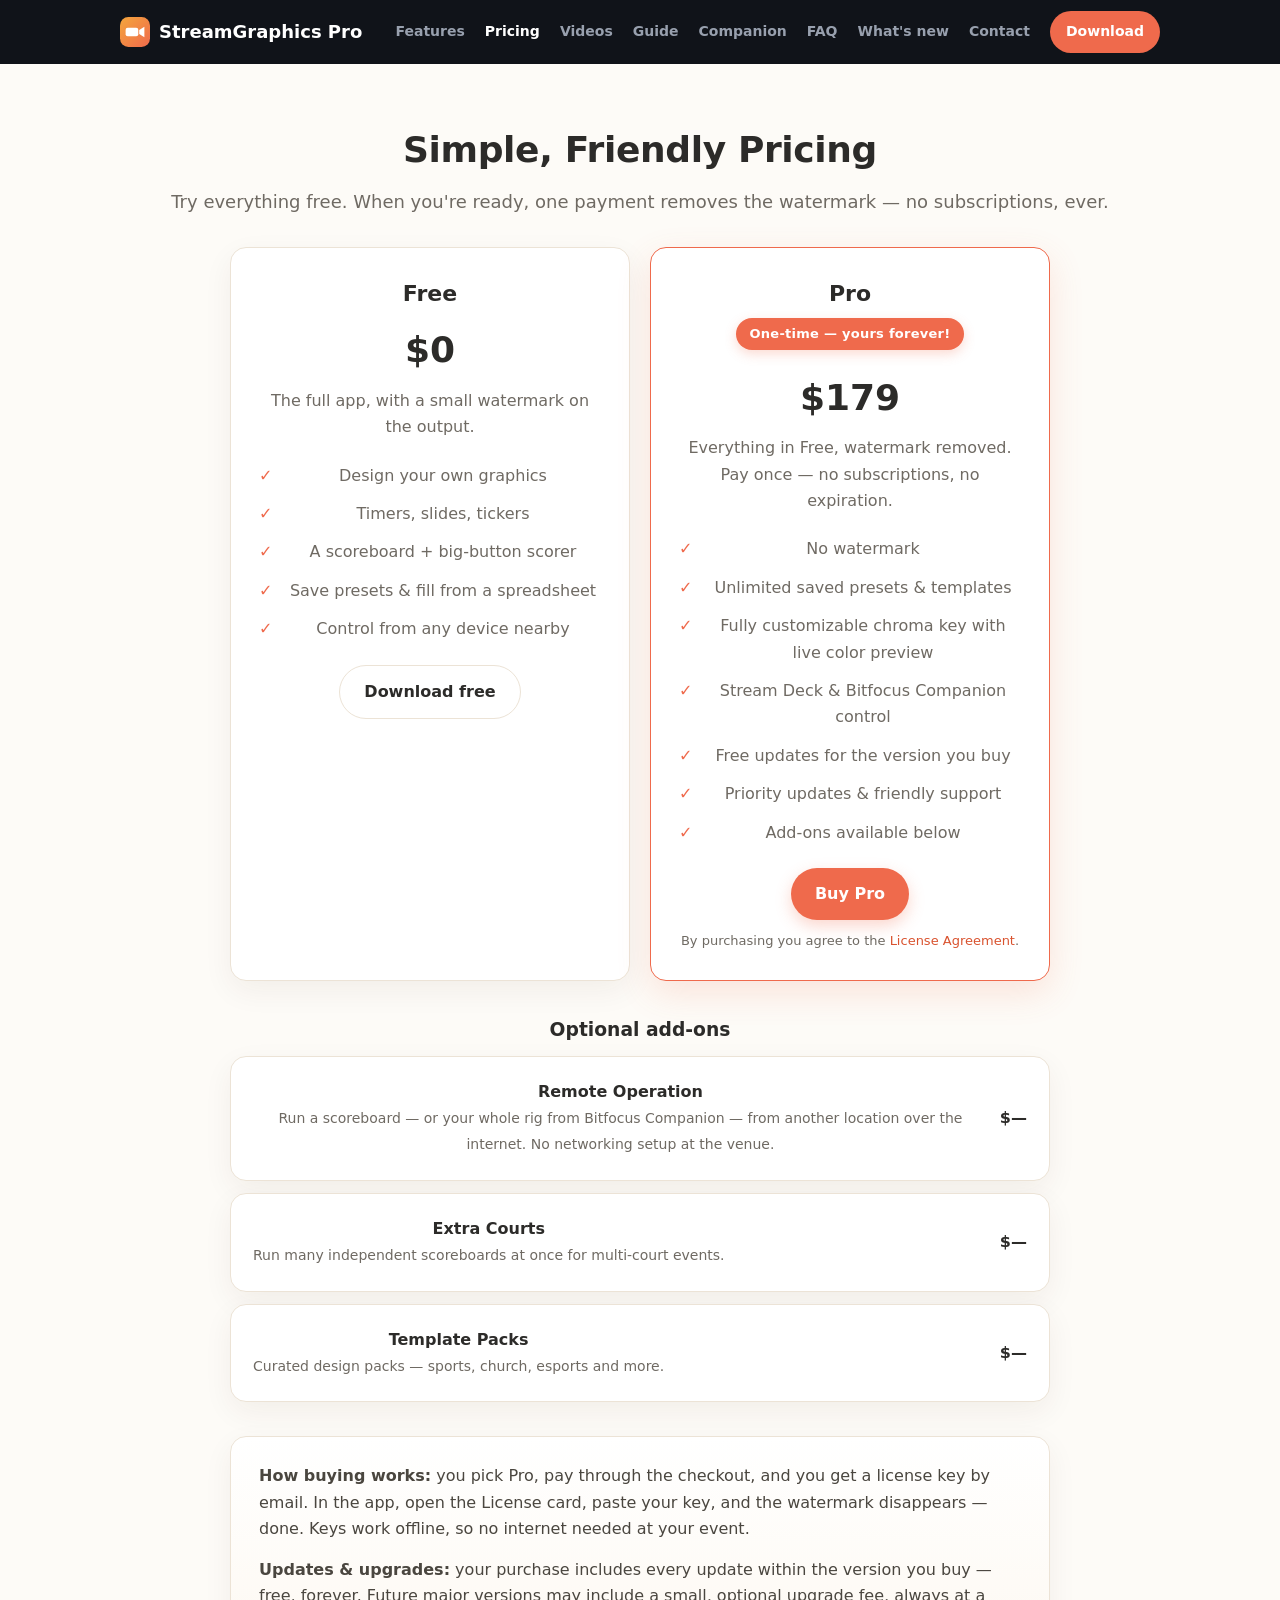
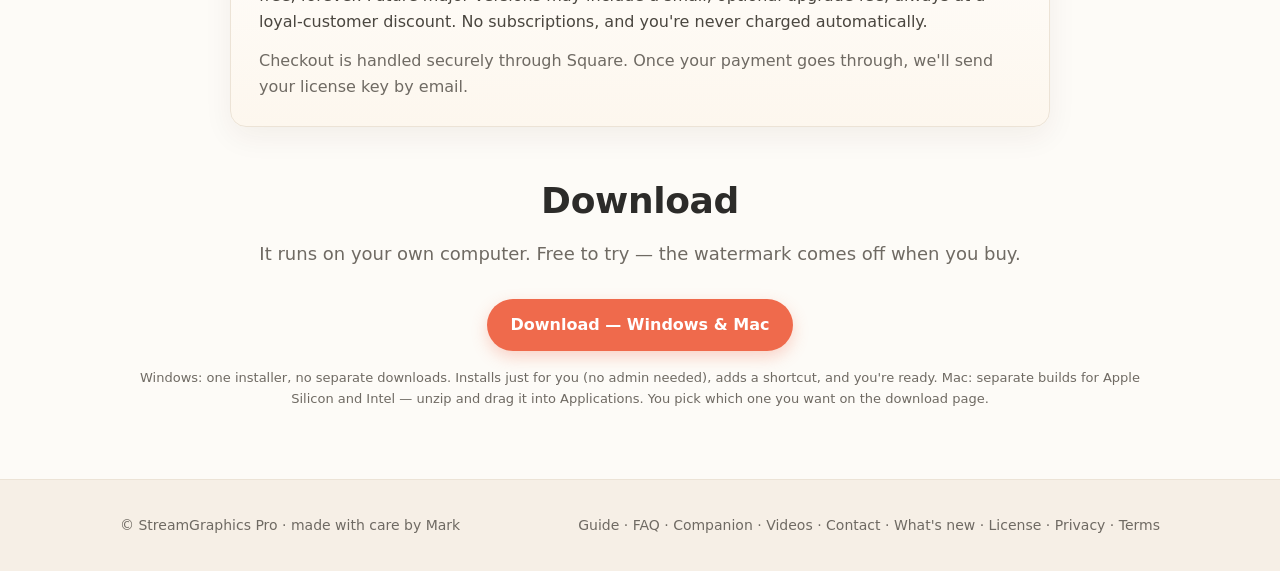
<file: pricing.html>
<!doctype html>
<html lang="en">
<head>
<meta charset="utf-8">
<meta name="viewport" content="width=device-width, initial-scale=1">
<title>Pricing — StreamGraphics Pro</title>
<meta name="description" content="Free to try. A one-time upgrade to StreamGraphics Pro, no monthly fees. Optional add-ons.">
<link rel="icon" href="data:image/svg+xml,%3Csvg xmlns='http://www.w3.org/2000/svg' viewBox='0 0 64 64'%3E%3Ccircle cx='32' cy='32' r='30' fill='%23ef6a4c'/%3E%3C/svg%3E">
<link rel="stylesheet" href="site.css">
</head>
<body>
<header class="nav"><div class="wrap">
  <a class="brand" href="index.html"><svg class="logomark" width="30" height="30" viewBox="0 0 32 32" aria-hidden="true" style="flex:none"><defs><linearGradient id="sgm" x1="0" y1="0" x2="1" y2="1"><stop offset="0" stop-color="#f4a63c"/><stop offset="1" stop-color="#ef6a4c"/></linearGradient></defs><rect width="32" height="32" rx="9" fill="url(#sgm)"/><rect x="6" y="11.5" width="13.5" height="9" rx="2.2" fill="#fff"/><path d="M20.5 13.8 L26 10.5 L26 21.5 L20.5 18.2 Z" fill="#fff"/></svg> StreamGraphics Pro</a>
  <button class="menubtn" onclick="document.getElementById('nv').classList.toggle('open')">☰</button>
  <nav id="nv">
    <a href="index.html#features">Features</a><a href="pricing.html" class="on">Pricing</a>
    <a href="tutorials.html">Videos</a><a href="docs.html">Guide</a><a href="companion.html">Companion</a><a href="faq.html">FAQ</a>
    <a href="release-notes.html">What's new</a><a href="contact.html">Contact</a><a class="navcta" href="get-started.php">Download</a>
  </nav>
</div></header>

<section><div class="wrap center">
  <h2>Simple, Friendly Pricing</h2>
  <p class="lead">Try everything free. When you're ready, one payment removes the watermark — no subscriptions, ever.</p>
  <!-- EDIT THE PRICES to whatever you decide. -->
  <div class="tiers">
    <div class="tier">
      <h3>Free</h3>
      <div class="price">$0</div>
      <p style="color:var(--muted);margin:0">The full app, with a small watermark on the output.</p>
      <ul>
        <li>Design your own graphics</li>
        <li>Timers, slides, tickers</li>
        <li>A scoreboard + big-button scorer</li>
        <li>Save presets &amp; fill from a spreadsheet</li>
        <li>Control from any device nearby</li>
      </ul>
      <a class="btn alt" href="get-started.php">Download free</a>
    </div>
    <div class="tier hot">
      <h3>Pro</h3>
      <div style="display:inline-block;background:var(--accent);color:#fff;font-weight:800;font-size:13px;letter-spacing:.02em;padding:5px 14px;border-radius:999px;margin:2px 0 10px;box-shadow:0 4px 12px rgba(239,106,76,.25)">One-time — yours forever!</div>
      <div class="price">$179</div>
      <p style="color:var(--muted);margin:0">Everything in Free, watermark removed. Pay once — no subscriptions, no expiration.</p>
      <ul>
        <li>No watermark</li>
        <li>Unlimited saved presets &amp; templates</li>
        <li>Fully customizable chroma key with live color preview</li>
        <li>Stream Deck &amp; Bitfocus Companion control</li>
        <li>Free updates for the version you buy</li>
        <li>Priority updates &amp; friendly support</li>
        <li>Add-ons available below</li>
      </ul>
      <!-- Square checkout link -->
      <a class="btn" href="https://square.link/u/hEmJnpyP" target="_blank" rel="noopener">Buy Pro</a>
      <p style="margin:10px 0 0;color:var(--muted);font-size:13px">By purchasing you agree to the <a href="eula.html">License Agreement</a>.</p>
    </div>
  </div>

  <div class="addons">
    <h3 style="margin:34px 0 10px">Optional add-ons</h3>
    <div class="card"><div><b>Remote Operation</b><br><span style="color:var(--muted);font-size:14px">Run a scoreboard — or your whole rig from Bitfocus Companion — from another location over the internet. No networking setup at the venue.</span></div><div style="font-weight:800;white-space:nowrap">$—</div></div>
    <div class="card"><div><b>Extra Courts</b><br><span style="color:var(--muted);font-size:14px">Run many independent scoreboards at once for multi-court events.</span></div><div style="font-weight:800;white-space:nowrap">$—</div></div>
    <div class="card"><div><b>Template Packs</b><br><span style="color:var(--muted);font-size:14px">Curated design packs — sports, church, esports and more.</span></div><div style="font-weight:800;white-space:nowrap">$—</div></div>
  </div>

  <div class="note" style="text-align:left;margin-top:34px">
    <p><b>How buying works:</b> you pick Pro, pay through the checkout, and you get a license key by email. In the app, open the License card, paste your key, and the watermark disappears — done. Keys work offline, so no internet needed at your event.</p>
    <p style="margin:14px 0 0"><b>Updates &amp; upgrades:</b> your purchase includes every update within the version you buy — free, forever. Future major versions may include a small, optional upgrade fee, always at a loyal-customer discount. No subscriptions, and you're never charged automatically.</p>
    <p style="margin:12px 0 0;color:var(--muted)">Checkout is handled securely through Square. Once your payment goes through, we'll send your license key by email.</p>
  </div>

  <div id="get" style="margin-top:44px">
    <h2>Download</h2>
    <p class="lead">It runs on your own computer. Free to try — the watermark comes off when you buy.</p>
    <p><a class="btn" href="get-started.php">Download — Windows &amp; Mac</a></p>
    <p style="color:var(--muted);font-size:13px">Windows: one installer, no separate downloads. Installs just for you (no admin needed), adds a shortcut, and you're ready. Mac: separate builds for Apple Silicon and Intel — unzip and drag it into Applications. You pick which one you want on the download page.</p>
  </div>
</div></section>

<footer><div class="wrap"><div>© StreamGraphics Pro · made with care by Mark</div><div><a href="docs.html">Guide</a> · <a href="faq.html">FAQ</a> · <a href="companion.html">Companion</a> · <a href="tutorials.html">Videos</a> · <a href="contact.html">Contact</a> · <a href="release-notes.html">What's new</a> · <a href="eula.html">License</a> · <a href="privacy.html">Privacy</a> · <a href="terms.html">Terms</a></div></div></footer>
</body>
</html>
</file>
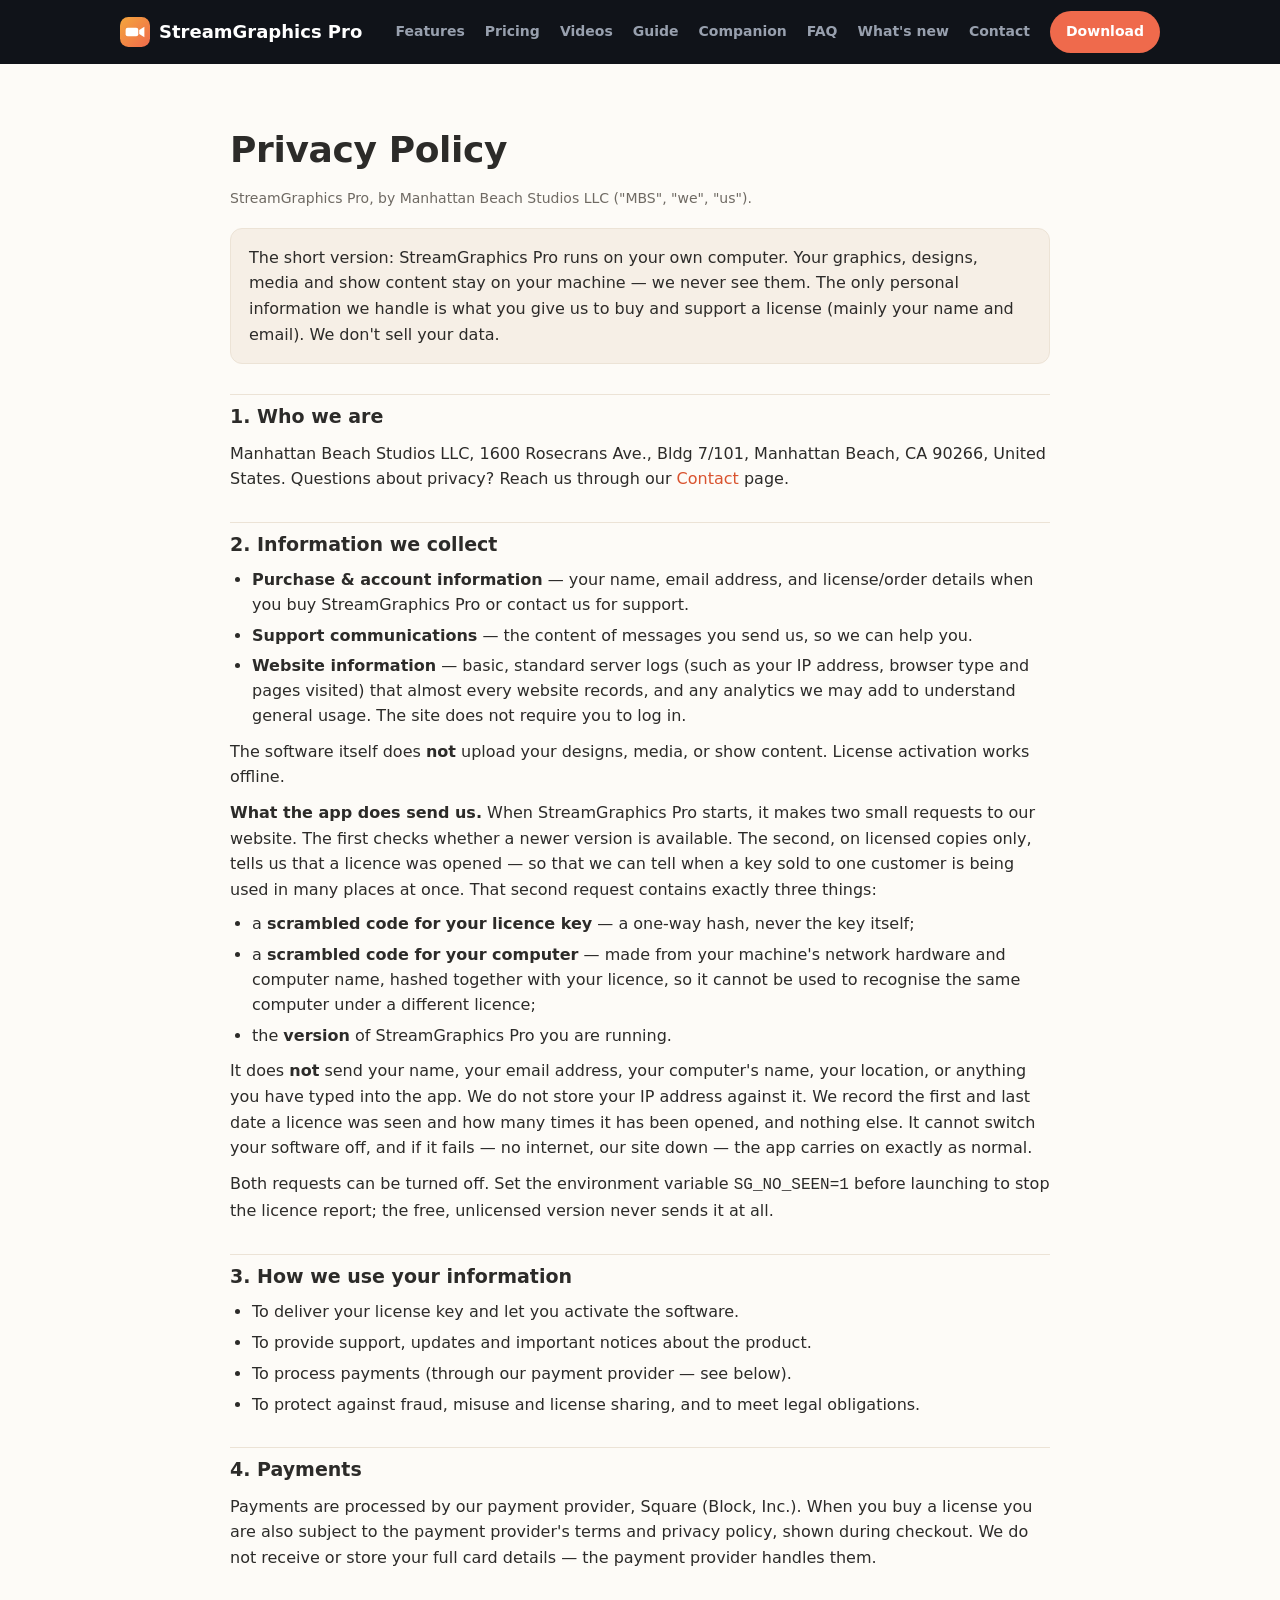
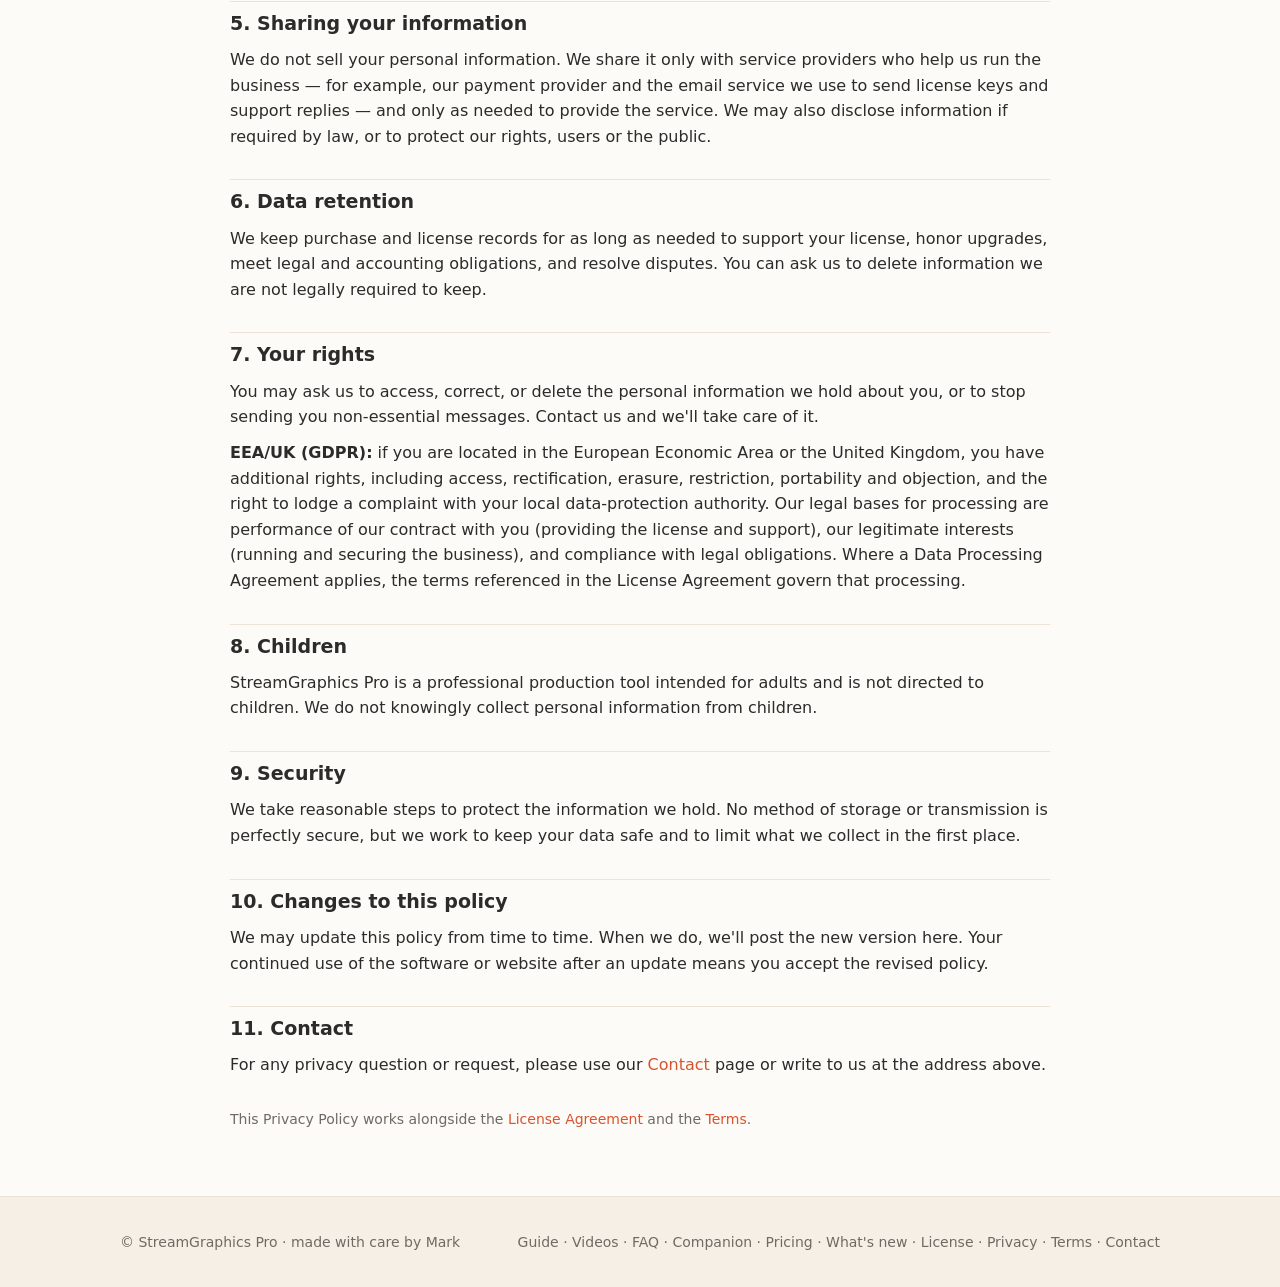
<file: privacy.html>
<!doctype html>
<html lang="en">
<head>
<meta charset="utf-8">
<meta name="viewport" content="width=device-width, initial-scale=1">
<title>Privacy Policy — StreamGraphics Pro</title>
<meta name="description" content="How Manhattan Beach Studios LLC handles your information for StreamGraphics Pro.">
<link rel="icon" href="data:image/svg+xml,%3Csvg xmlns='http://www.w3.org/2000/svg' viewBox='0 0 64 64'%3E%3Ccircle cx='32' cy='32' r='30' fill='%23ef6a4c'/%3E%3C/svg%3E">
<link rel="stylesheet" href="site.css">
<style>
  .legal{max-width:820px;margin:0 auto}
  .legal .lead{margin-bottom:8px}
  .legal h3{font-size:19px;margin:30px 0 8px;padding-top:6px;border-top:1px solid var(--line)}
  .legal p{margin:0 0 10px;line-height:1.6}
  .legal ul{margin:0 0 10px;padding-left:22px}
  .legal li{margin:0 0 6px;line-height:1.55}
  .legal .intro{background:var(--panel2);border:1px solid var(--line);border-radius:12px;padding:16px 18px;margin:18px 0}
  .legal .intro p{margin:0}
  .legal .updated{color:var(--muted);font-size:14px}
</style>
</head>
<body>
<header class="nav"><div class="wrap">
  <a class="brand" href="index.html"><svg class="logomark" width="30" height="30" viewBox="0 0 32 32" aria-hidden="true" style="flex:none"><defs><linearGradient id="sgm" x1="0" y1="0" x2="1" y2="1"><stop offset="0" stop-color="#f4a63c"/><stop offset="1" stop-color="#ef6a4c"/></linearGradient></defs><rect width="32" height="32" rx="9" fill="url(#sgm)"/><rect x="6" y="11.5" width="13.5" height="9" rx="2.2" fill="#fff"/><path d="M20.5 13.8 L26 10.5 L26 21.5 L20.5 18.2 Z" fill="#fff"/></svg> StreamGraphics Pro</a>
  <button class="menubtn" onclick="document.getElementById('nv').classList.toggle('open')">☰</button>
  <nav id="nv">
    <a href="index.html#features">Features</a><a href="pricing.html">Pricing</a>
    <a href="tutorials.html">Videos</a><a href="docs.html">Guide</a><a href="companion.html">Companion</a><a href="faq.html">FAQ</a>
    <a href="release-notes.html">What's new</a><a href="contact.html">Contact</a><a class="navcta" href="get-started.php">Download</a>
  </nav>
</div></header>

<section><div class="wrap"><div class="legal">
  <h2>Privacy Policy</h2>
  <p class="updated">StreamGraphics Pro, by Manhattan Beach Studios LLC ("MBS", "we", "us").</p>

  <div class="intro">
    <p>The short version: StreamGraphics Pro runs on your own computer. Your graphics, designs, media and show content stay on your machine — we never see them. The only personal information we handle is what you give us to buy and support a license (mainly your name and email). We don't sell your data.</p>
  </div>

  <h3>1. Who we are</h3>
  <p>Manhattan Beach Studios LLC, 1600 Rosecrans Ave., Bldg 7/101, Manhattan Beach, CA 90266, United States. Questions about privacy? Reach us through our <a href="contact.html">Contact</a> page.</p>

  <h3>2. Information we collect</h3>
  <ul>
    <li><b>Purchase &amp; account information</b> — your name, email address, and license/order details when you buy StreamGraphics Pro or contact us for support.</li>
    <li><b>Support communications</b> — the content of messages you send us, so we can help you.</li>
    <li><b>Website information</b> — basic, standard server logs (such as your IP address, browser type and pages visited) that almost every website records, and any analytics we may add to understand general usage. The site does not require you to log in.</li>
  </ul>
  <p>The software itself does <b>not</b> upload your designs, media, or show content. License activation works offline.</p>
  <p><b>What the app does send us.</b> When StreamGraphics Pro starts, it makes two small requests to our website. The first checks whether a newer version is available. The second, on licensed copies only, tells us that a licence was opened — so that we can tell when a key sold to one customer is being used in many places at once. That second request contains exactly three things:</p>
  <ul>
    <li>a <b>scrambled code for your licence key</b> — a one-way hash, never the key itself;</li>
    <li>a <b>scrambled code for your computer</b> — made from your machine's network hardware and computer name, hashed together with your licence, so it cannot be used to recognise the same computer under a different licence;</li>
    <li>the <b>version</b> of StreamGraphics Pro you are running.</li>
  </ul>
  <p>It does <b>not</b> send your name, your email address, your computer's name, your location, or anything you have typed into the app. We do not store your IP address against it. We record the first and last date a licence was seen and how many times it has been opened, and nothing else. It cannot switch your software off, and if it fails — no internet, our site down — the app carries on exactly as normal.</p>
  <p>Both requests can be turned off. Set the environment variable <code>SG_NO_SEEN=1</code> before launching to stop the licence report; the free, unlicensed version never sends it at all.</p>

  <h3>3. How we use your information</h3>
  <ul>
    <li>To deliver your license key and let you activate the software.</li>
    <li>To provide support, updates and important notices about the product.</li>
    <li>To process payments (through our payment provider — see below).</li>
    <li>To protect against fraud, misuse and license sharing, and to meet legal obligations.</li>
  </ul>

  <h3>4. Payments</h3>
  <p>Payments are processed by our payment provider, Square (Block, Inc.). When you buy a license you are also subject to the payment provider's terms and privacy policy, shown during checkout. We do not receive or store your full card details — the payment provider handles them.</p>

  <h3>5. Sharing your information</h3>
  <p>We do not sell your personal information. We share it only with service providers who help us run the business — for example, our payment provider and the email service we use to send license keys and support replies — and only as needed to provide the service. We may also disclose information if required by law, or to protect our rights, users or the public.</p>

  <h3>6. Data retention</h3>
  <p>We keep purchase and license records for as long as needed to support your license, honor upgrades, meet legal and accounting obligations, and resolve disputes. You can ask us to delete information we are not legally required to keep.</p>

  <h3>7. Your rights</h3>
  <p>You may ask us to access, correct, or delete the personal information we hold about you, or to stop sending you non-essential messages. Contact us and we'll take care of it.</p>
  <p><b>EEA/UK (GDPR):</b> if you are located in the European Economic Area or the United Kingdom, you have additional rights, including access, rectification, erasure, restriction, portability and objection, and the right to lodge a complaint with your local data-protection authority. Our legal bases for processing are performance of our contract with you (providing the license and support), our legitimate interests (running and securing the business), and compliance with legal obligations. Where a Data Processing Agreement applies, the terms referenced in the License Agreement govern that processing.</p>

  <h3>8. Children</h3>
  <p>StreamGraphics Pro is a professional production tool intended for adults and is not directed to children. We do not knowingly collect personal information from children.</p>

  <h3>9. Security</h3>
  <p>We take reasonable steps to protect the information we hold. No method of storage or transmission is perfectly secure, but we work to keep your data safe and to limit what we collect in the first place.</p>

  <h3>10. Changes to this policy</h3>
  <p>We may update this policy from time to time. When we do, we'll post the new version here. Your continued use of the software or website after an update means you accept the revised policy.</p>

  <h3>11. Contact</h3>
  <p>For any privacy question or request, please use our <a href="contact.html">Contact</a> page or write to us at the address above.</p>

  <p class="updated" style="margin-top:30px">This Privacy Policy works alongside the <a href="eula.html">License Agreement</a> and the <a href="terms.html">Terms</a>.</p>
</div></div></section>

<footer><div class="wrap"><div>© StreamGraphics Pro · made with care by Mark</div><div><a href="docs.html">Guide</a> · <a href="tutorials.html">Videos</a> · <a href="faq.html">FAQ</a> · <a href="companion.html">Companion</a> · <a href="pricing.html">Pricing</a> · <a href="release-notes.html">What's new</a> · <a href="eula.html">License</a> · <a href="privacy.html">Privacy</a> · <a href="terms.html">Terms</a> · <a href="contact.html">Contact</a></div></div></footer>
</body>
</html>
</file>
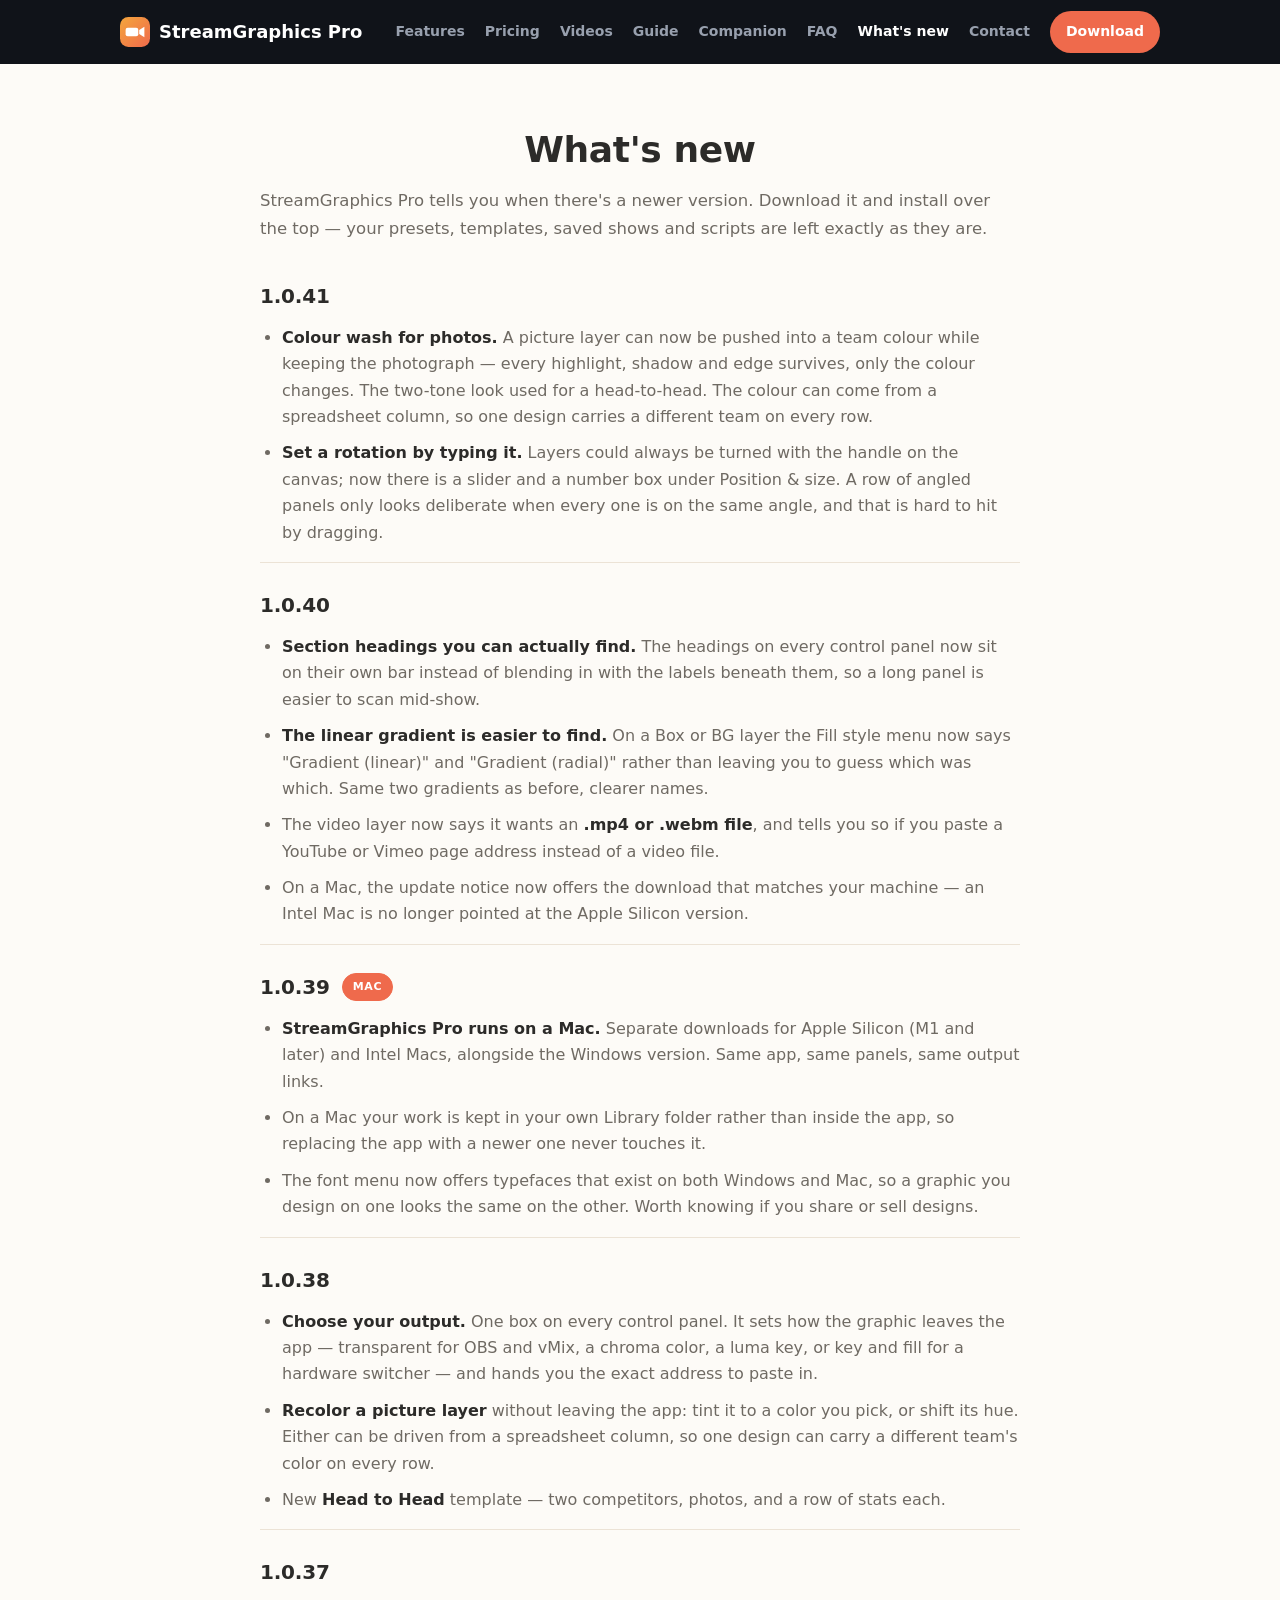
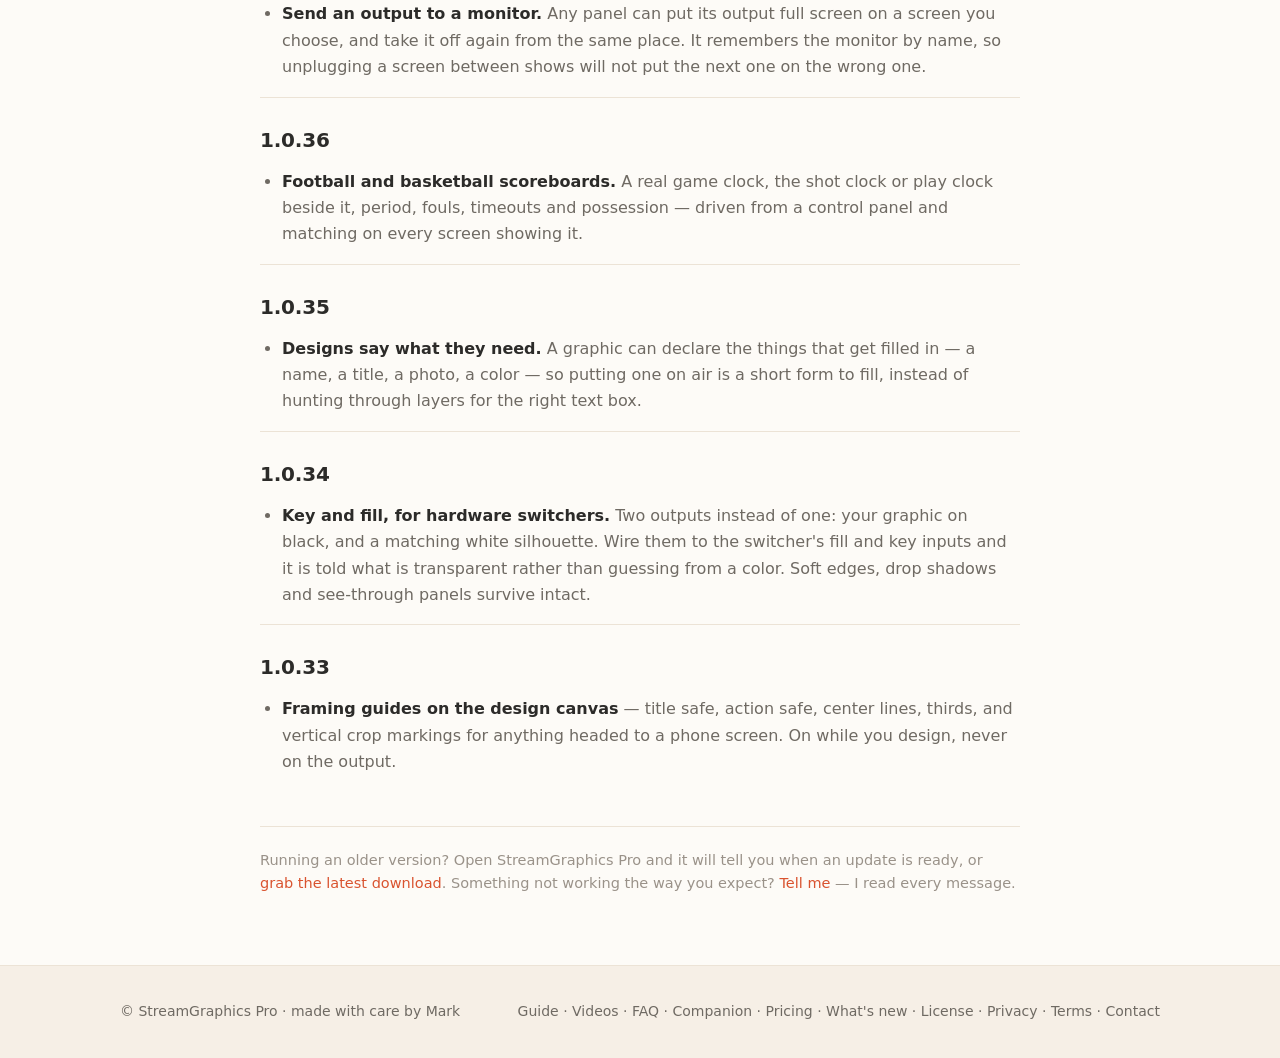
<file: release-notes.html>
<!doctype html>
<html lang="en">
<head>
<meta charset="utf-8">
<meta name="viewport" content="width=device-width, initial-scale=1">
<title>What's new — StreamGraphics Pro</title>
<meta name="description" content="What changed in each release of StreamGraphics Pro — new features, fixes and improvements, newest first.">
<link rel="icon" href="data:image/svg+xml,%3Csvg xmlns='http://www.w3.org/2000/svg' viewBox='0 0 64 64'%3E%3Ccircle cx='32' cy='32' r='30' fill='%23ef6a4c'/%3E%3C/svg%3E">
<link rel="stylesheet" href="site.css">
<style>
  /* Scoped to .rn so nothing here can reach the rest of the site. Colours come from site.css
     variables rather than hard-coded hexes, so if the palette ever changes this follows it. */
  .rn{max-width:760px;margin:0 auto}
  .rn .v{border-top:1px solid var(--line);padding:26px 0 6px}
  .rn .v:first-of-type{border-top:none;padding-top:8px}
  .rn .vh{display:flex;align-items:center;gap:12px;flex-wrap:wrap;margin:0 0 12px}
  .rn .vh h3{font-size:20px;margin:0;letter-spacing:-.2px}
  .rn .tag{font-size:11px;font-weight:800;letter-spacing:.7px;text-transform:uppercase;
    padding:4px 10px;border-radius:999px;background:var(--panel2);color:var(--accent-dk);
    border:1px solid var(--line)}
  .rn .tag.new{background:var(--accent);color:#fff;border-color:var(--accent)}
  .rn ul{margin:0;padding-left:22px}
  .rn li{margin:0 0 10px;line-height:1.65;color:var(--muted)}
  .rn li b{color:var(--txt)}
  .rn .lede{color:var(--muted);font-size:16.5px;line-height:1.65;margin:0 0 30px}
  .rn .foot{margin-top:34px;padding-top:22px;border-top:1px solid var(--line);
    color:var(--muted2);font-size:14.5px;line-height:1.6}
</style>
</head>
<body>
<header class="nav"><div class="wrap">
  <a class="brand" href="index.html"><svg class="logomark" width="30" height="30" viewBox="0 0 32 32" aria-hidden="true" style="flex:none"><defs><linearGradient id="sgm" x1="0" y1="0" x2="1" y2="1"><stop offset="0" stop-color="#f4a63c"/><stop offset="1" stop-color="#ef6a4c"/></linearGradient></defs><rect width="32" height="32" rx="9" fill="url(#sgm)"/><rect x="6" y="11.5" width="13.5" height="9" rx="2.2" fill="#fff"/><path d="M20.5 13.8 L26 10.5 L26 21.5 L20.5 18.2 Z" fill="#fff"/></svg> StreamGraphics Pro</a>
  <button class="menubtn" onclick="document.getElementById('nv').classList.toggle('open')">☰</button>
  <nav id="nv">
    <a href="index.html#features">Features</a>
    <a href="pricing.html">Pricing</a>
    <a href="tutorials.html">Videos</a>
    <a href="docs.html">Guide</a>
    <a href="companion.html">Companion</a>
    <a href="faq.html">FAQ</a>
    <a href="release-notes.html" class="on">What's new</a><a href="contact.html">Contact</a>
    <a class="navcta" href="get-started.php">Download</a>
  </nav>
</div></header>

<section><div class="wrap">
  <div class="center"><h2>What's new</h2></div>
  <div class="rn">
    <p class="lede">StreamGraphics Pro tells you when there's a newer version. Download it and install
      over the top — your presets, templates, saved shows and scripts are left exactly as they are.</p>

<!-- ============================================================================
     ONE BLOCK PER VERSION, NEWEST AT THE TOP.

     Mark — I do not know which of these your customers actually received, because
     you publish the installers yourself. Delete any version that never went out.
     A release note for a build nobody could download is worse than no page at all:
     the first thing someone does is go looking for it.

     To add the next one, copy the block marked TEMPLATE at the bottom of this file
     and drop it directly under this comment.
     ============================================================================ -->

    <article class="v">
      <div class="vh"><h3>1.0.41</h3></div>
      <ul>
        <li><b>Colour wash for photos.</b> A picture layer can now be pushed into a team colour
            while keeping the photograph — every highlight, shadow and edge survives, only the
            colour changes. The two-tone look used for a head-to-head. The colour can come from
            a spreadsheet column, so one design carries a different team on every row.</li>
        <li><b>Set a rotation by typing it.</b> Layers could always be turned with the handle on
            the canvas; now there is a slider and a number box under Position &amp; size. A row
            of angled panels only looks deliberate when every one is on the same angle, and that
            is hard to hit by dragging.</li>
      </ul>
    </article>

    <article class="v">
      <div class="vh"><h3>1.0.40</h3></div>
      <ul>
        <li><b>Section headings you can actually find.</b> The headings on every control panel now
            sit on their own bar instead of blending in with the labels beneath them, so a long
            panel is easier to scan mid-show.</li>
        <li><b>The linear gradient is easier to find.</b> On a Box or BG layer the Fill style menu
            now says "Gradient (linear)" and "Gradient (radial)" rather than leaving you to guess
            which was which. Same two gradients as before, clearer names.</li>
        <li>The video layer now says it wants an <b>.mp4 or .webm file</b>, and tells you so if you
            paste a YouTube or Vimeo page address instead of a video file.</li>
        <li>On a Mac, the update notice now offers the download that matches your machine — an
            Intel Mac is no longer pointed at the Apple Silicon version.</li>
      </ul>
    </article>

    <article class="v">
      <div class="vh"><h3>1.0.39</h3><span class="tag new">Mac</span></div>
      <ul>
        <li><b>StreamGraphics Pro runs on a Mac.</b> Separate downloads for Apple Silicon
            (M1 and later) and Intel Macs, alongside the Windows version. Same app, same panels,
            same output links.</li>
        <li>On a Mac your work is kept in your own Library folder rather than inside the app, so
            replacing the app with a newer one never touches it.</li>
        <li>The font menu now offers typefaces that exist on both Windows and Mac, so a graphic you
            design on one looks the same on the other. Worth knowing if you share or sell designs.</li>
      </ul>
    </article>

    <article class="v">
      <div class="vh"><h3>1.0.38</h3></div>
      <ul>
        <li><b>Choose your output.</b> One box on every control panel. It sets how the graphic
            leaves the app — transparent for OBS and vMix, a chroma color, a luma key, or key and
            fill for a hardware switcher — and hands you the exact address to paste in.</li>
        <li><b>Recolor a picture layer</b> without leaving the app: tint it to a color you pick,
            or shift its hue. Either can be driven from a spreadsheet column, so one design can
            carry a different team's color on every row.</li>
        <li>New <b>Head to Head</b> template — two competitors, photos, and a row of stats each.</li>
      </ul>
    </article>

    <article class="v">
      <div class="vh"><h3>1.0.37</h3></div>
      <ul>
        <li><b>Send an output to a monitor.</b> Any panel can put its output full screen on a screen
            you choose, and take it off again from the same place. It remembers the monitor by name,
            so unplugging a screen between shows will not put the next one on the wrong one.</li>
      </ul>
    </article>

    <article class="v">
      <div class="vh"><h3>1.0.36</h3></div>
      <ul>
        <li><b>Football and basketball scoreboards.</b> A real game clock, the shot clock or play
            clock beside it, period, fouls, timeouts and possession — driven from a control panel
            and matching on every screen showing it.</li>
      </ul>
    </article>

    <article class="v">
      <div class="vh"><h3>1.0.35</h3></div>
      <ul>
        <li><b>Designs say what they need.</b> A graphic can declare the things that get filled in —
            a name, a title, a photo, a color — so putting one on air is a short form to fill,
            instead of hunting through layers for the right text box.</li>
      </ul>
    </article>

    <article class="v">
      <div class="vh"><h3>1.0.34</h3></div>
      <ul>
        <li><b>Key and fill, for hardware switchers.</b> Two outputs instead of one: your graphic on
            black, and a matching white silhouette. Wire them to the switcher's fill and key inputs
            and it is told what is transparent rather than guessing from a color. Soft edges, drop
            shadows and see-through panels survive intact.</li>
      </ul>
    </article>

    <article class="v">
      <div class="vh"><h3>1.0.33</h3></div>
      <ul>
        <li><b>Framing guides on the design canvas</b> — title safe, action safe, center lines,
            thirds, and vertical crop markings for anything headed to a phone screen. On while you
            design, never on the output.</li>
      </ul>
    </article>

<!-- TEMPLATE — copy this for the next version and put it directly under the big comment above.
    <article class="v">
      <div class="vh"><h3>1.0.40</h3></div>
      <ul>
        <li><b>Short headline.</b> One or two sentences on what it does for the person using it.</li>
      </ul>
    </article>
-->

    <p class="foot">Running an older version? Open StreamGraphics Pro and it will tell you when an
      update is ready, or <a href="get-started.php">grab the latest download</a>.
      Something not working the way you expect? <a href="contact.html">Tell me</a> — I read every message.</p>
  </div>
</div></section>

<footer><div class="wrap">
  <div>© StreamGraphics Pro · made with care by Mark</div>
  <div><a href="docs.html">Guide</a> · <a href="tutorials.html">Videos</a> · <a href="faq.html">FAQ</a> · <a href="companion.html">Companion</a> · <a href="pricing.html">Pricing</a> · <a href="release-notes.html">What's new</a> · <a href="eula.html">License</a> · <a href="privacy.html">Privacy</a> · <a href="terms.html">Terms</a> · <a href="contact.html">Contact</a></div>
</div></footer>
</body>
</html>
</file>
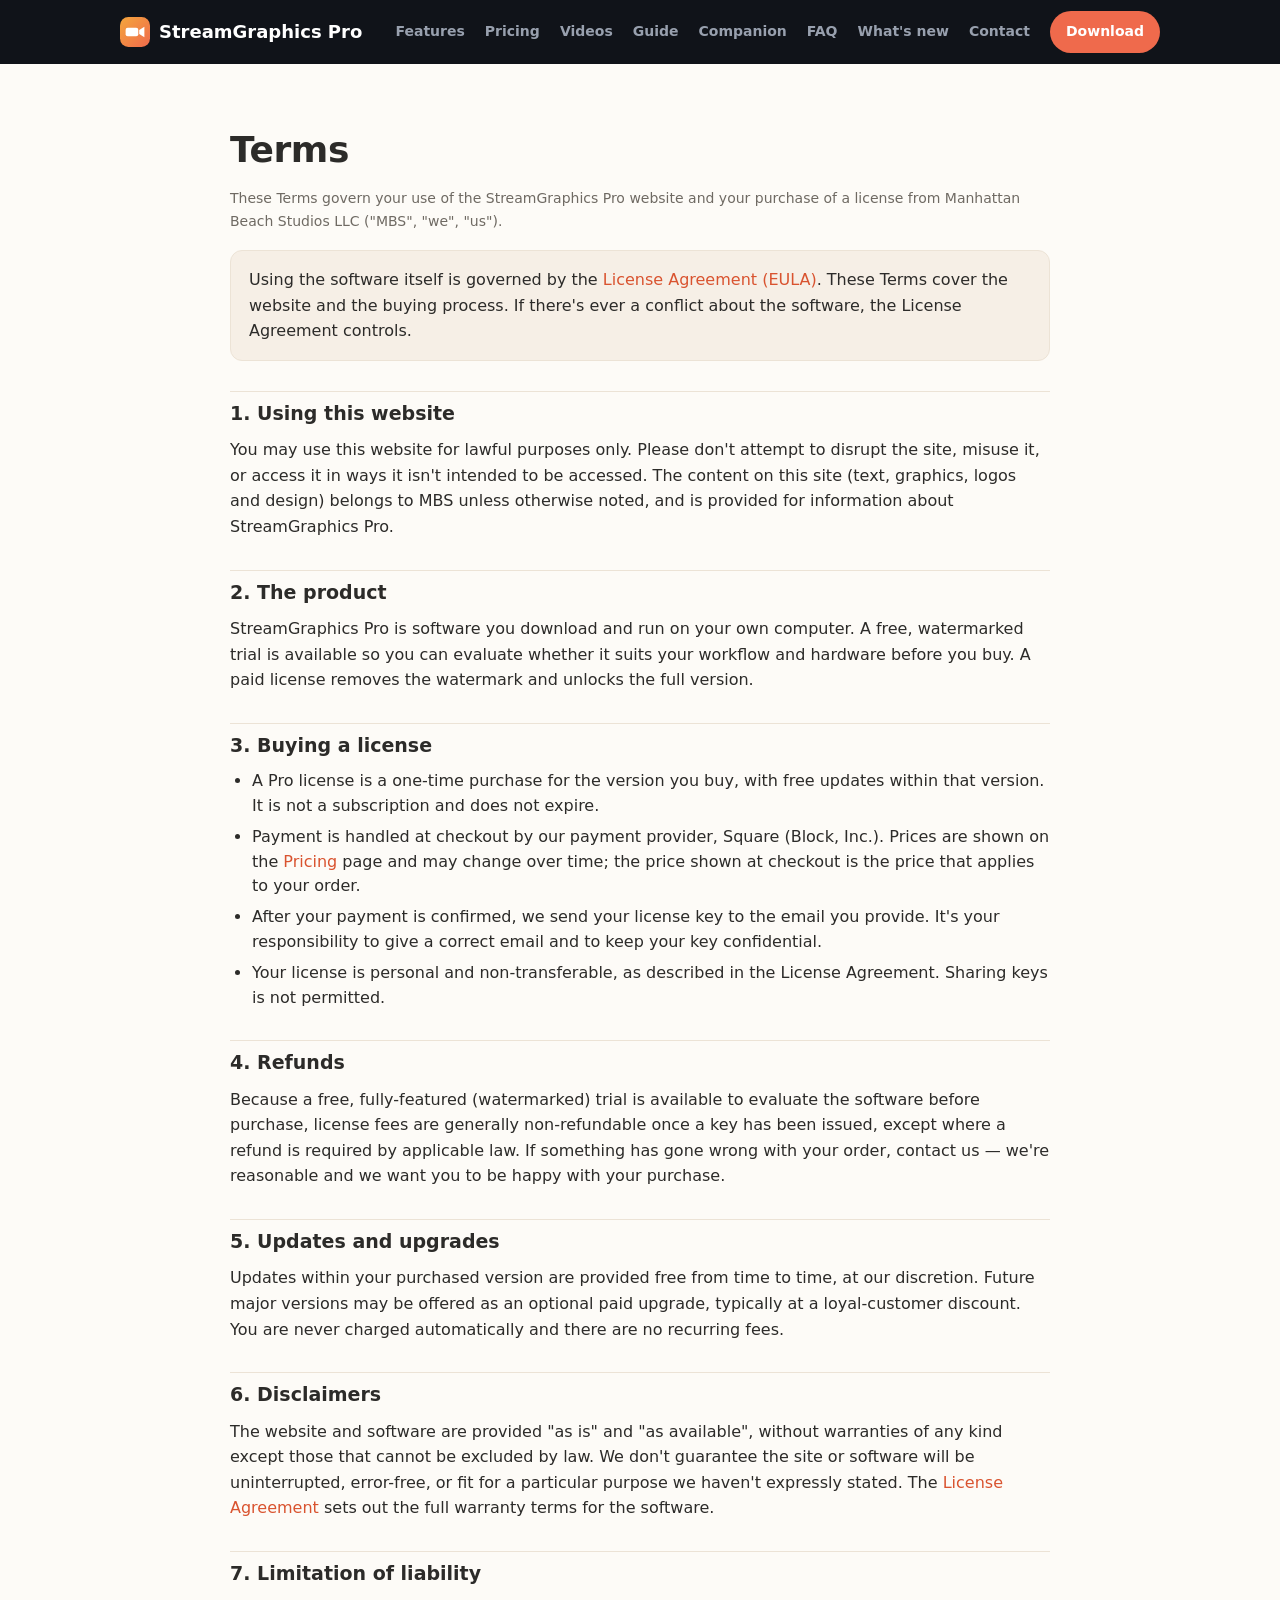
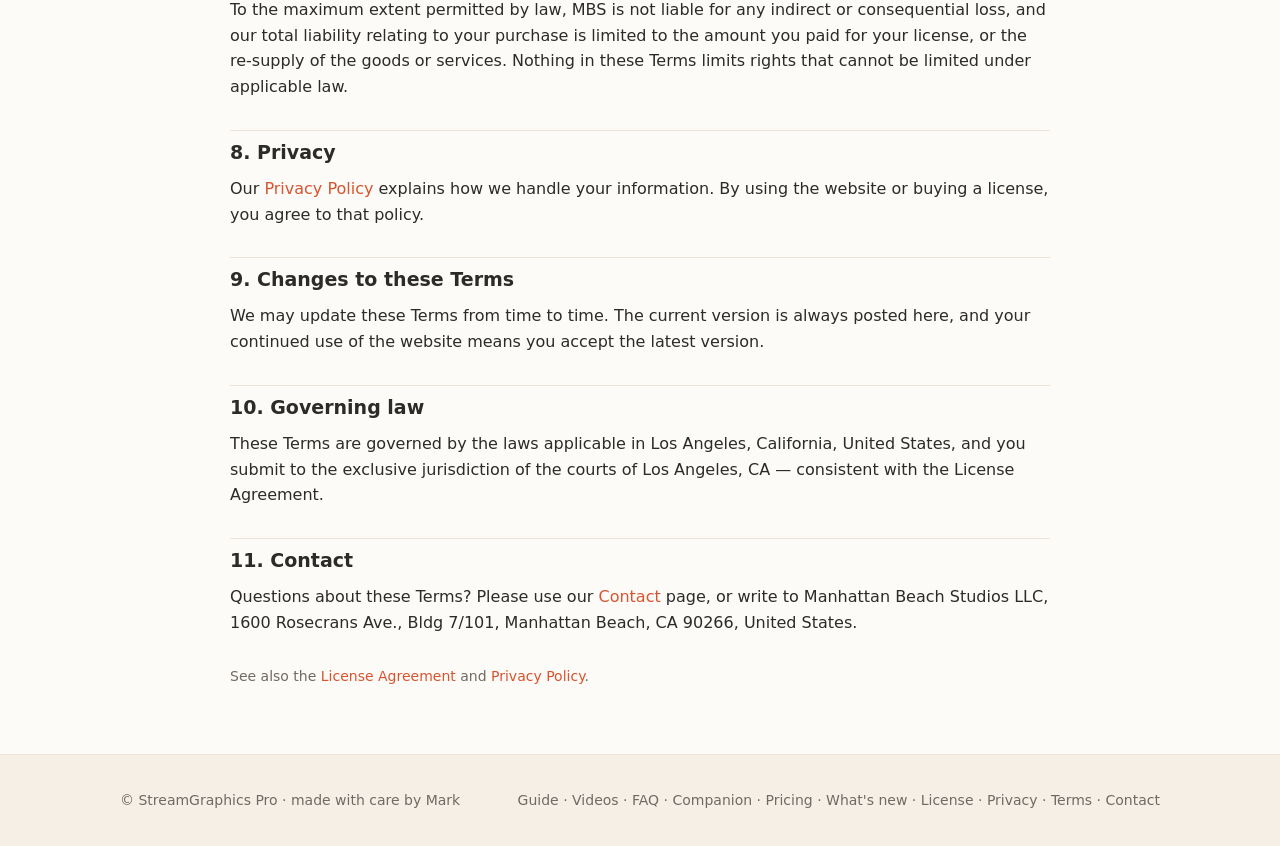
<file: terms.html>
<!doctype html>
<html lang="en">
<head>
<meta charset="utf-8">
<meta name="viewport" content="width=device-width, initial-scale=1">
<title>Terms — StreamGraphics Pro</title>
<meta name="description" content="Website and purchase terms for StreamGraphics Pro by Manhattan Beach Studios LLC.">
<link rel="icon" href="data:image/svg+xml,%3Csvg xmlns='http://www.w3.org/2000/svg' viewBox='0 0 64 64'%3E%3Ccircle cx='32' cy='32' r='30' fill='%23ef6a4c'/%3E%3C/svg%3E">
<link rel="stylesheet" href="site.css">
<style>
  .legal{max-width:820px;margin:0 auto}
  .legal .lead{margin-bottom:8px}
  .legal h3{font-size:19px;margin:30px 0 8px;padding-top:6px;border-top:1px solid var(--line)}
  .legal p{margin:0 0 10px;line-height:1.6}
  .legal ul{margin:0 0 10px;padding-left:22px}
  .legal li{margin:0 0 6px;line-height:1.55}
  .legal .intro{background:var(--panel2);border:1px solid var(--line);border-radius:12px;padding:16px 18px;margin:18px 0}
  .legal .intro p{margin:0}
  .legal .updated{color:var(--muted);font-size:14px}
</style>
</head>
<body>
<header class="nav"><div class="wrap">
  <a class="brand" href="index.html"><svg class="logomark" width="30" height="30" viewBox="0 0 32 32" aria-hidden="true" style="flex:none"><defs><linearGradient id="sgm" x1="0" y1="0" x2="1" y2="1"><stop offset="0" stop-color="#f4a63c"/><stop offset="1" stop-color="#ef6a4c"/></linearGradient></defs><rect width="32" height="32" rx="9" fill="url(#sgm)"/><rect x="6" y="11.5" width="13.5" height="9" rx="2.2" fill="#fff"/><path d="M20.5 13.8 L26 10.5 L26 21.5 L20.5 18.2 Z" fill="#fff"/></svg> StreamGraphics Pro</a>
  <button class="menubtn" onclick="document.getElementById('nv').classList.toggle('open')">☰</button>
  <nav id="nv">
    <a href="index.html#features">Features</a><a href="pricing.html">Pricing</a>
    <a href="tutorials.html">Videos</a><a href="docs.html">Guide</a><a href="companion.html">Companion</a><a href="faq.html">FAQ</a>
    <a href="release-notes.html">What's new</a><a href="contact.html">Contact</a><a class="navcta" href="get-started.php">Download</a>
  </nav>
</div></header>

<section><div class="wrap"><div class="legal">
  <h2>Terms</h2>
  <p class="updated">These Terms govern your use of the StreamGraphics Pro website and your purchase of a license from Manhattan Beach Studios LLC ("MBS", "we", "us").</p>

  <div class="intro">
    <p>Using the software itself is governed by the <a href="eula.html">License Agreement (EULA)</a>. These Terms cover the website and the buying process. If there's ever a conflict about the software, the License Agreement controls.</p>
  </div>

  <h3>1. Using this website</h3>
  <p>You may use this website for lawful purposes only. Please don't attempt to disrupt the site, misuse it, or access it in ways it isn't intended to be accessed. The content on this site (text, graphics, logos and design) belongs to MBS unless otherwise noted, and is provided for information about StreamGraphics Pro.</p>

  <h3>2. The product</h3>
  <p>StreamGraphics Pro is software you download and run on your own computer. A free, watermarked trial is available so you can evaluate whether it suits your workflow and hardware before you buy. A paid license removes the watermark and unlocks the full version.</p>

  <h3>3. Buying a license</h3>
  <ul>
    <li>A Pro license is a one-time purchase for the version you buy, with free updates within that version. It is not a subscription and does not expire.</li>
    <li>Payment is handled at checkout by our payment provider, Square (Block, Inc.). Prices are shown on the <a href="pricing.html">Pricing</a> page and may change over time; the price shown at checkout is the price that applies to your order.</li>
    <li>After your payment is confirmed, we send your license key to the email you provide. It's your responsibility to give a correct email and to keep your key confidential.</li>
    <li>Your license is personal and non-transferable, as described in the License Agreement. Sharing keys is not permitted.</li>
  </ul>

  <h3>4. Refunds</h3>
  <p>Because a free, fully-featured (watermarked) trial is available to evaluate the software before purchase, license fees are generally non-refundable once a key has been issued, except where a refund is required by applicable law. If something has gone wrong with your order, contact us — we're reasonable and we want you to be happy with your purchase.</p>

  <h3>5. Updates and upgrades</h3>
  <p>Updates within your purchased version are provided free from time to time, at our discretion. Future major versions may be offered as an optional paid upgrade, typically at a loyal-customer discount. You are never charged automatically and there are no recurring fees.</p>

  <h3>6. Disclaimers</h3>
  <p>The website and software are provided "as is" and "as available", without warranties of any kind except those that cannot be excluded by law. We don't guarantee the site or software will be uninterrupted, error-free, or fit for a particular purpose we haven't expressly stated. The <a href="eula.html">License Agreement</a> sets out the full warranty terms for the software.</p>

  <h3>7. Limitation of liability</h3>
  <p>To the maximum extent permitted by law, MBS is not liable for any indirect or consequential loss, and our total liability relating to your purchase is limited to the amount you paid for your license, or the re-supply of the goods or services. Nothing in these Terms limits rights that cannot be limited under applicable law.</p>

  <h3>8. Privacy</h3>
  <p>Our <a href="privacy.html">Privacy Policy</a> explains how we handle your information. By using the website or buying a license, you agree to that policy.</p>

  <h3>9. Changes to these Terms</h3>
  <p>We may update these Terms from time to time. The current version is always posted here, and your continued use of the website means you accept the latest version.</p>

  <h3>10. Governing law</h3>
  <p>These Terms are governed by the laws applicable in Los Angeles, California, United States, and you submit to the exclusive jurisdiction of the courts of Los Angeles, CA — consistent with the License Agreement.</p>

  <h3>11. Contact</h3>
  <p>Questions about these Terms? Please use our <a href="contact.html">Contact</a> page, or write to Manhattan Beach Studios LLC, 1600 Rosecrans Ave., Bldg 7/101, Manhattan Beach, CA 90266, United States.</p>

  <p class="updated" style="margin-top:30px">See also the <a href="eula.html">License Agreement</a> and <a href="privacy.html">Privacy Policy</a>.</p>
</div></div></section>

<footer><div class="wrap"><div>© StreamGraphics Pro · made with care by Mark</div><div><a href="docs.html">Guide</a> · <a href="tutorials.html">Videos</a> · <a href="faq.html">FAQ</a> · <a href="companion.html">Companion</a> · <a href="pricing.html">Pricing</a> · <a href="release-notes.html">What's new</a> · <a href="eula.html">License</a> · <a href="privacy.html">Privacy</a> · <a href="terms.html">Terms</a> · <a href="contact.html">Contact</a></div></div></footer>
</body>
</html>
</file>
<file: site.css>
/* StreamGraphics Pro — marketing + docs site. Light, warm, friendly. Plain static CSS. */
:root{
  --bg:#fdfbf7;            /* warm off-white */
  --panel:#ffffff;
  --panel2:#f6efe6;        /* soft warm */
  --line:#ece3d6;
  --txt:#2c2b29;           /* warm near-black */
  --muted:#6f6a63;
  --muted2:#9a9289;
  --accent:#ef6a4c;        /* friendly warm coral */
  --accent-dk:#d9532f;
  --accent2:#f4a63c;       /* warm amber */
  /* Dark surfaces. The nav and the home-page hero sit on these; the rest of the site stays
   * warm and light. Slightly blue-black rather than brown-black, so the coral above reads as
   * coral and not as rust. */
  --ink:#101319;
  --panel-d:#191d26;
  --panel2-d:#1f242f;
  --line-d:#2b3240;
  --radius:16px;
  --shadow:0 10px 30px rgba(60,40,20,.06);
}
*{box-sizing:border-box}
html{scroll-behavior:smooth}
body{margin:0;background:var(--bg);color:var(--txt);font:16px/1.65 'Segoe UI',system-ui,-apple-system,Arial,sans-serif}
a{color:var(--accent-dk);text-decoration:none}
a:hover{text-decoration:underline}
.wrap{max-width:1080px;margin:0 auto;padding:0 20px}
.btn{display:inline-block;background:var(--accent);color:#fff;font-weight:800;padding:13px 24px;border-radius:999px;text-decoration:none;border:none;cursor:pointer;box-shadow:0 6px 16px rgba(239,106,76,.28)}
.btn:hover{background:var(--accent-dk);text-decoration:none}
.btn.alt{background:#fff;color:var(--txt);border:1.5px solid var(--line);box-shadow:none}
.btn.alt:hover{border-color:var(--accent)}

/* The bar is dark on EVERY page, not just the home page. It has to be: the home hero is dark
 * now, and a light bar sitting on it leaves a hard seam right under the logo. Doing it here
 * rather than in index.html also keeps the whole site looking like one site. */
/* SOLID, not translucent, and no bottom border. Both of those were leaving a visible lighter
 * band across the top of the home page.
 *
 * The bar used to be rgba(16,19,25,.92) over a backdrop blur. What sits behind it at the top of
 * the document is the BODY, which is cream - so 8% cream mixed into it and the bar painted at
 * rgb(35,38,43) while the hero directly underneath painted at rgb(20,23,29). 0.92*16 + 0.08*253
 * = 34.9, exactly what was measured on the live site. Fifteen levels lighter, right across the
 * full width, reading as a grey stripe under the logo. The 1px border then drew a second line
 * under that. Opaque ink removes both, and the blur went with it - it does nothing behind an
 * opaque background and only costs a compositing layer.
 *
 * On the light pages the dark bar separates itself from cream without any border. */
header.nav{position:sticky;top:0;z-index:50;background:var(--ink)}
header.nav .wrap{display:flex;align-items:center;gap:18px;height:64px}
.brand{display:flex;align-items:center;gap:9px;font-weight:800;font-size:18px;color:#fff}
.brand:hover{text-decoration:none}
.brand .dot{width:12px;height:12px;border-radius:50%;background:var(--accent)}
header.nav nav{margin-left:auto;display:flex;gap:20px;flex-wrap:wrap;align-items:center}
header.nav nav a{color:#98a0ae;font-weight:600;font-size:14px}
header.nav nav a:hover,header.nav nav a.on{color:#fff;text-decoration:none}
.navcta{background:var(--accent);color:#fff !important;padding:9px 16px;border-radius:999px;font-weight:800}
.navcta:hover{background:var(--accent-dk)}
.menubtn{display:none;margin-left:auto;background:var(--panel2-d);border:1px solid var(--line-d);color:#fff;border-radius:8px;padding:6px 10px;font-size:18px;cursor:pointer}

.hero{padding:80px 0 60px;text-align:center;background:radial-gradient(1100px 460px at 50% -8%,rgba(244,166,60,.20),transparent 62%),radial-gradient(900px 420px at 80% 0%,rgba(239,106,76,.14),transparent 60%)}
.hero h1{font-size:clamp(34px,6vw,58px);line-height:1.06;margin:0 0 16px;letter-spacing:-.02em}
.hero p.sub{font-size:clamp(17px,2.2vw,21px);color:var(--muted);max-width:720px;margin:0 auto 26px}
.hero .cta{display:flex;gap:12px;justify-content:center;flex-wrap:wrap}
.pill{display:inline-block;font-size:13px;font-weight:800;color:var(--accent-dk);background:#fff;border:1px solid var(--line);box-shadow:var(--shadow);padding:6px 14px;border-radius:999px;margin-bottom:18px}

section{padding:56px 0}
h2{font-size:clamp(26px,4vw,36px);margin:0 0 8px;letter-spacing:-.01em}
.lead{color:var(--muted);margin:0 0 30px;font-size:18px}
.center{text-align:center}

.grid{display:grid;grid-template-columns:repeat(3,1fr);gap:18px}
@media(max-width:820px){.grid{grid-template-columns:1fr 1fr}}
@media(max-width:560px){.grid{grid-template-columns:1fr}}
.card{background:var(--panel);border:1px solid var(--line);border-radius:var(--radius);padding:22px;box-shadow:var(--shadow)}
.card h3{margin:8px 0 6px;font-size:18px}
.card p{margin:0;color:var(--muted);font-size:14.5px}
.ico{width:36px;height:36px;color:var(--accent)}

.note{background:linear-gradient(180deg,#fff,#fdf7ee);border:1px solid var(--line);border-radius:var(--radius);padding:26px 28px;box-shadow:var(--shadow);max-width:820px;margin:0 auto}
.note p{margin:0 0 10px;color:#4a463f}
.sig{font-weight:800;color:var(--txt)}

.steps{display:grid;grid-template-columns:repeat(3,1fr);gap:18px;counter-reset:s}
@media(max-width:700px){.steps{grid-template-columns:1fr}}
.step{background:#fff;border:1px solid var(--line);border-radius:var(--radius);padding:22px 20px;position:relative;box-shadow:var(--shadow)}
.step::before{counter-increment:s;content:counter(s);position:absolute;top:-15px;left:18px;width:32px;height:32px;background:var(--accent);color:#fff;font-weight:800;border-radius:50%;display:flex;align-items:center;justify-content:center}

.tiers{display:grid;grid-template-columns:1fr 1fr;gap:20px;max-width:820px;margin:0 auto}
@media(max-width:680px){.tiers{grid-template-columns:1fr}}
.tier{background:#fff;border:1px solid var(--line);border-radius:var(--radius);padding:28px;box-shadow:var(--shadow)}
.tier.hot{border-color:var(--accent);box-shadow:0 12px 34px rgba(239,106,76,.16)}
.tier h3{font-size:22px;margin:0 0 4px}
.tier .price{font-size:36px;font-weight:800;margin:8px 0;color:var(--txt)}
.tier ul{list-style:none;padding:0;margin:16px 0}
.tier li{padding:6px 0 6px 26px;position:relative;color:var(--muted)}
.tier li::before{content:'✓';position:absolute;left:0;color:var(--accent);font-weight:800}
.addons{max-width:820px;margin:22px auto 0}
.addons .card{display:flex;justify-content:space-between;gap:12px;margin-bottom:12px;align-items:center}

.faq{max-width:800px;margin:0 auto}
details{background:#fff;border:1px solid var(--line);border-radius:12px;padding:4px 18px;margin-bottom:10px;box-shadow:var(--shadow)}
details summary{cursor:pointer;font-weight:700;padding:12px 0;list-style:none}
details summary::-webkit-details-marker{display:none}
details summary::after{content:'+';float:right;color:var(--accent);font-weight:800}
details[open] summary::after{content:'–'}
details p{color:var(--muted);margin:0 0 14px}

.videowrap{max-width:900px;margin:0 auto}
.video{position:relative;padding-top:56.25%;background:var(--panel2);border:1px solid var(--line);border-radius:var(--radius);overflow:hidden;display:flex;align-items:center;justify-content:center}
.video iframe{position:absolute;inset:0;width:100%;height:100%;border:0}
.video .ph{color:var(--muted2);text-align:center}
.vgrid{display:grid;grid-template-columns:1fr 1fr;gap:20px}
@media(max-width:680px){.vgrid{grid-template-columns:1fr}}
.vcard{background:#fff;border:1px solid var(--line);border-radius:var(--radius);overflow:hidden;box-shadow:var(--shadow)}
.vthumb{position:relative;padding-top:56.25%;background:linear-gradient(135deg,#fef1e6,#fde3d5);display:flex;align-items:center;justify-content:center}
.vthumb .play{width:56px;height:56px;border-radius:50%;background:#fff;box-shadow:var(--shadow);display:flex;align-items:center;justify-content:center;color:var(--accent);font-size:22px}
.vcard .vb{padding:14px 16px}
.vcard h3{margin:0 0 3px;font-size:16px}
.vcard p{margin:0;color:var(--muted);font-size:13.5px}

/* docs */
.docs{display:grid;grid-template-columns:230px 1fr;gap:30px;align-items:start}
@media(max-width:820px){.docs{grid-template-columns:1fr}}
.side{position:sticky;top:82px;background:#fff;border:1px solid var(--line);border-radius:12px;padding:14px;box-shadow:var(--shadow)}
@media(max-width:820px){.side{position:static}}
.side a{display:block;color:var(--muted);padding:6px 8px;border-radius:7px;font-size:14px}
.side a:hover{background:var(--panel2);color:var(--txt);text-decoration:none}
.side .grp{font-size:11px;text-transform:uppercase;letter-spacing:.1em;color:var(--muted2);margin:12px 8px 4px}
.doc h2{scroll-margin-top:82px;border-top:1px solid var(--line);padding-top:26px;margin-top:34px}
.doc h2:first-child{border-top:none;padding-top:0;margin-top:0}
.doc h3{margin:20px 0 6px}
.doc p,.doc li{color:#514c45}
.doc code{background:var(--panel2);border:1px solid var(--line);border-radius:6px;padding:1px 6px;font-size:13px;color:#8a4a34}
.doc kbd{background:#fff;border:1px solid var(--line);border-bottom-width:2px;border-radius:5px;padding:1px 6px;font-size:12px}

footer{border-top:1px solid var(--line);padding:34px 0;color:var(--muted);font-size:14px;background:var(--panel2)}
footer .wrap{display:flex;justify-content:space-between;gap:16px;flex-wrap:wrap}
footer a{color:var(--muted)}
@media(max-width:720px){header.nav nav{display:none;position:absolute;top:64px;left:0;right:0;background:var(--ink);border-bottom:1px solid var(--line-d);flex-direction:column;padding:12px 20px}header.nav nav.open{display:flex}.menubtn{display:block}}
</file>
